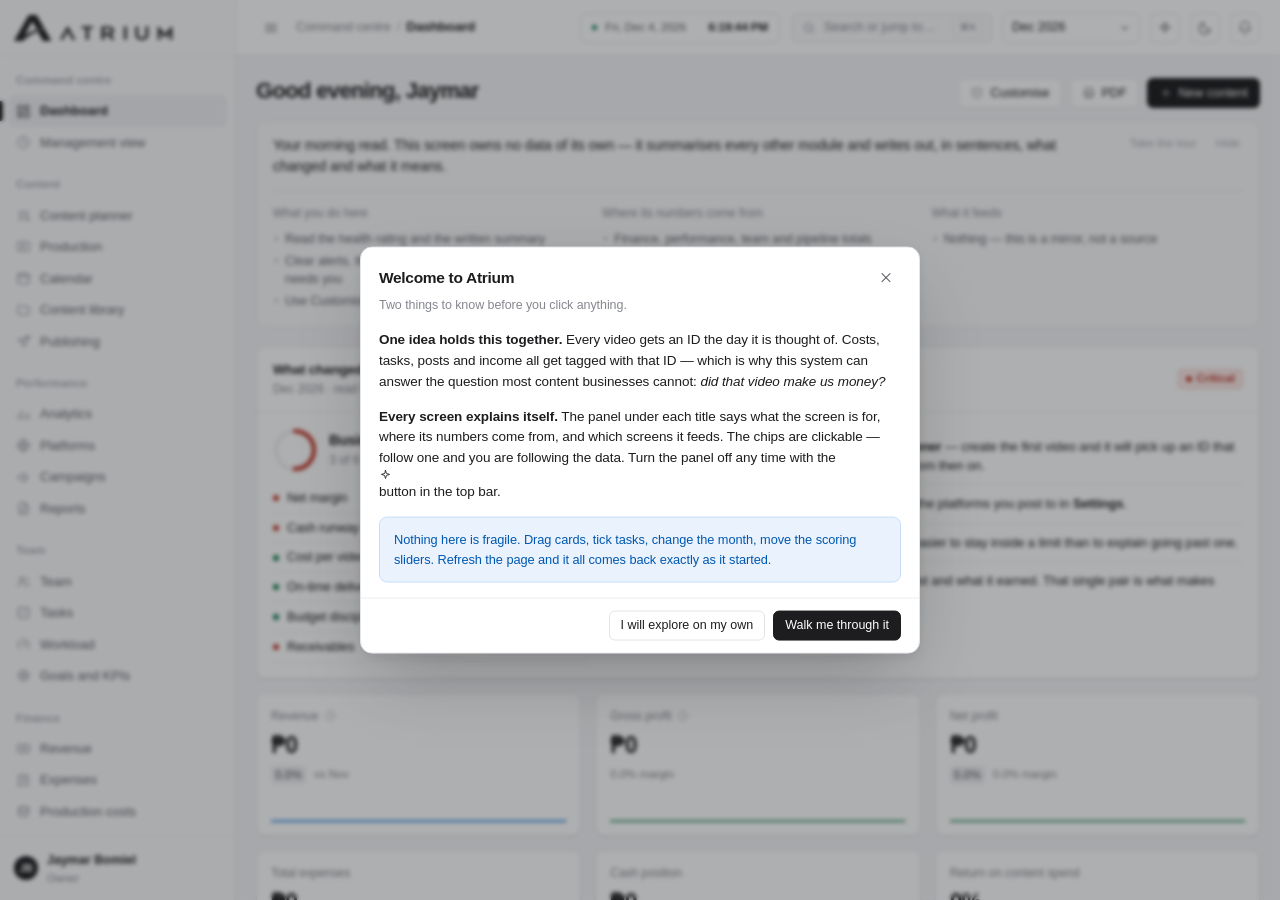
<file: content-ops-platform.html>
<!DOCTYPE html>
<html lang="en" data-theme="light">
<head>
<meta charset="utf-8">
<meta name="viewport" content="width=device-width, initial-scale=1, viewport-fit=cover">
<title>Atrium — Content Operations Platform</title>
<style>
/* ============================================================
   ATRIUM — Content Operations, Performance & Finance Platform
   Design system
   ============================================================ */

:root{
  --font: -apple-system, BlinkMacSystemFont, "SF Pro Text", "SF Pro Display", "Inter", "Segoe UI", Roboto, Helvetica, Arial, sans-serif;
  --mono: ui-monospace, SFMono-Regular, "SF Mono", Menlo, Consolas, monospace;

  --r-xs: 4px;  --r-sm: 6px;  --r-md: 8px;  --r-lg: 12px;
  --sidebar-w: 236px;
  --sidebar-w-min: 64px;
  --topbar-h: 56px;

  --ease: cubic-bezier(.22,.61,.36,1);
  --dur: 160ms;
}

html[data-theme="light"]{
  --canvas:#F5F5F7;
  --surface:#FFFFFF;
  --surface-2:#FAFAFB;
  --surface-3:#F0F0F3;
  --surface-inset:#F7F7F9;
  --rail:#FBFBFC;

  --line:#E4E4E8;
  --line-2:#EDEDF1;
  --line-strong:#D3D4D9;

  --ink:#1D1D1F;
  --ink-2:#5E6066;
  --ink-3:#86888F;
  --ink-4:#A9ABB2;

  --accent:#0071E3;
  --accent-ink:#0058B0;
  --accent-soft:#EAF2FE;
  --accent-line:#C6DDFB;

  --pos:#0E7C4F;  --pos-soft:#E6F3EC;  --pos-line:#BCDFCC;
  --neg:#C0392B;  --neg-soft:#FBEBE9;  --neg-line:#F0C9C4;
  --warn:#9A6700; --warn-soft:#FCF3E2; --warn-line:#EEDBAE;
  --info:#0071E3; --info-soft:#EAF2FE;
  --violet:#6A4BC4; --violet-soft:#F0EBFB;

  --shadow-1:0 1px 1px rgba(17,18,22,.03), 0 1px 3px rgba(17,18,22,.04);
  --shadow-2:0 2px 4px rgba(17,18,22,.04), 0 10px 26px -8px rgba(17,18,22,.12);
  --shadow-3:0 30px 70px -18px rgba(17,18,22,.28), 0 4px 12px rgba(17,18,22,.08);
  --grid-line:#ECECF0;
  --chart-fill:rgba(0,113,227,.10);
}

html[data-theme="dark"]{
  --canvas:#0C0D10;
  --surface:#141619;
  --surface-2:#181A1E;
  --surface-3:#1F2227;
  --surface-inset:#101215;
  --rail:#0F1114;

  --line:#25282E;
  --line-2:#1E2126;
  --line-strong:#333740;

  --ink:#F2F3F5;
  --ink-2:#A7ABB4;
  --ink-3:#7C818B;
  --ink-4:#5C616B;

  --accent:#3B93FF;
  --accent-ink:#6FB0FF;
  --accent-soft:#12233A;
  --accent-line:#1D3A5C;

  --pos:#31B37D;  --pos-soft:#10241B;  --pos-line:#1D3E2E;
  --neg:#F0705F;  --neg-soft:#2A1614;  --neg-line:#4A2622;
  --warn:#E0A83C; --warn-soft:#271E0D; --warn-line:#453619;
  --info:#3B93FF; --info-soft:#12233A;
  --violet:#9A82E8; --violet-soft:#1C1730;

  --shadow-1:0 1px 2px rgba(0,0,0,.4);
  --shadow-2:0 2px 6px rgba(0,0,0,.4), 0 12px 28px -10px rgba(0,0,0,.6);
  --shadow-3:0 30px 70px -18px rgba(0,0,0,.8);
  --grid-line:#22252B;
  --chart-fill:rgba(59,147,255,.14);
}

*,*::before,*::after{box-sizing:border-box}
html,body{height:100%}
body{
  margin:0; background:var(--canvas); color:var(--ink);
  font-family:var(--font); font-size:13.5px; line-height:1.5;
  -webkit-font-smoothing:antialiased; text-rendering:optimizeLegibility;
  letter-spacing:-.005em;
}
button,input,select,textarea{font:inherit;color:inherit}
button{background:none;border:0;cursor:pointer;padding:0}
a{color:inherit;text-decoration:none}
h1,h2,h3,h4,p,figure{margin:0}
ul{margin:0;padding:0;list-style:none}
svg{display:block}
::selection{background:var(--accent-soft);color:var(--accent-ink)}

:focus-visible{outline:2px solid var(--accent);outline-offset:2px;border-radius:var(--r-xs)}

/* scrollbars */
*::-webkit-scrollbar{width:10px;height:10px}
*::-webkit-scrollbar-track{background:transparent}
*::-webkit-scrollbar-thumb{background:var(--line-strong);border-radius:99px;border:3px solid transparent;background-clip:content-box}
*::-webkit-scrollbar-thumb:hover{background:var(--ink-4);background-clip:content-box;border:3px solid transparent}

/* ---------- numerals & type utilities ---------- */
.num{font-variant-numeric:tabular-nums;letter-spacing:-.012em}
.t-xs{font-size:11.5px}
.t-sm{font-size:12.5px}
.t-md{font-size:13.5px}
.t-lg{font-size:15px}
.muted{color:var(--ink-2)}
.dim{color:var(--ink-3)}
.faint{color:var(--ink-4)}
.w5{font-weight:500}.w6{font-weight:600}.w7{font-weight:680}
.tight{letter-spacing:-.02em}
.nowrap{white-space:nowrap}
.truncate{overflow:hidden;text-overflow:ellipsis;white-space:nowrap;min-width:0}
.label{font-size:12px;color:var(--ink-3);font-weight:500;letter-spacing:0}
.mono{font-family:var(--mono);font-size:12px}

/* ---------- layout ---------- */
.app{display:grid;grid-template-columns:var(--sidebar-w) 1fr;height:100vh;height:100dvh;overflow:hidden}
.app.collapsed{grid-template-columns:var(--sidebar-w-min) 1fr}
.nav-scrim{display:none}

/* ---------- sidebar ---------- */
.rail{
  background:var(--rail);border-right:1px solid var(--line);
  display:flex;flex-direction:column;min-height:0;position:relative;z-index:40;
}
.rail-top{height:var(--topbar-h);display:flex;align-items:center;gap:9px;padding:0 14px;border-bottom:1px solid var(--line-2);flex:0 0 auto}
.brand-mark{height:26px;display:flex;align-items:center;flex:0 0 auto}
.brand-mark svg{height:26px;width:auto;display:block}
.brand-word{display:flex;align-items:center;min-width:0;
  transform:translateY(5px)}   /* drops the wordmark onto the mark's baseline */
.brand-word svg{height:14px;width:auto;display:block}
.brand-name{font-weight:640;font-size:13.5px;letter-spacing:-.015em;line-height:1.15;margin-bottom:3px}
.rail-scroll{flex:1 1 auto;overflow-y:auto;padding:10px 8px 18px}
.nav-group{margin-top:14px}
.nav-group:first-child{margin-top:2px}
.nav-head{font-size:11.5px;color:var(--ink-4);font-weight:560;padding:4px 8px 6px;letter-spacing:.01em}
.nav-item{
  display:flex;align-items:center;gap:9px;padding:6px 8px;border-radius:var(--r-sm);
  color:var(--ink-2);font-size:13px;font-weight:500;cursor:pointer;
  transition:background var(--dur) var(--ease),color var(--dur) var(--ease);
  position:relative;width:100%;text-align:left;
}
.nav-item:hover{background:var(--surface-3);color:var(--ink)}
.nav-item.active{background:var(--surface-3);color:var(--ink);font-weight:580}
.nav-item.active::before{content:"";position:absolute;left:-8px;top:6px;bottom:6px;width:2.5px;border-radius:0 2px 2px 0;background:var(--ink)}
.nav-item .ic{flex:0 0 auto;color:var(--ink-3)}
.nav-item.active .ic{color:var(--ink)}
.nav-count{margin-left:auto;font-size:11px;color:var(--ink-3);font-variant-numeric:tabular-nums;background:var(--surface-3);padding:0 5px;border-radius:99px;min-width:18px;text-align:center}
.nav-item.active .nav-count,.nav-item:hover .nav-count{background:var(--surface)}
.nav-count.alert{background:var(--neg-soft);color:var(--neg)}
.rail-bottom{flex:0 0 auto;border-top:1px solid var(--line-2);padding:8px}
.user-chip{display:flex;align-items:center;gap:9px;width:100%;padding:6px;border-radius:var(--r-sm);transition:background var(--dur)}
.user-chip:hover{background:var(--surface-3)}

.app.collapsed .brand-word,.app.collapsed .nav-head,
.app.collapsed .nav-item span,.app.collapsed .nav-count,.app.collapsed .user-meta{display:none}
.app.collapsed .nav-item{justify-content:center;padding:8px}
.app.collapsed .user-chip{justify-content:center}

/* ---------- topbar ---------- */
.main{display:flex;flex-direction:column;min-width:0;min-height:0;background:var(--canvas)}
.topbar{
  height:var(--topbar-h);flex:0 0 auto;display:flex;align-items:center;gap:10px;
  padding:0 20px;border-bottom:1px solid var(--line);background:var(--surface);
  position:sticky;top:0;z-index:30;
}
.crumbs{display:flex;align-items:center;gap:6px;min-width:0}
.crumbs .sep{color:var(--ink-4)}
.crumb-now{font-weight:600;font-size:13.5px;letter-spacing:-.015em}
.topbar-spacer{flex:1 1 auto}
.searchbtn{
  display:flex;align-items:center;gap:8px;height:30px;padding:0 9px;border:1px solid var(--line);
  border-radius:var(--r-sm);background:var(--surface-2);color:var(--ink-3);font-size:12.5px;min-width:200px;
  transition:border-color var(--dur),background var(--dur);
}
.searchbtn:hover{border-color:var(--line-strong);background:var(--surface)}
.kbd{font-family:var(--font);font-size:10.5px;color:var(--ink-3);border:1px solid var(--line);border-radius:var(--r-xs);padding:1px 4px;background:var(--surface);line-height:1.35}
.icon-btn{
  width:30px;height:30px;border-radius:var(--r-sm);display:grid;place-items:center;color:var(--ink-2);
  border:1px solid transparent;transition:background var(--dur),color var(--dur),border-color var(--dur);position:relative;
}
.icon-btn:hover{background:var(--surface-3);color:var(--ink)}
.icon-btn.bordered{border-color:var(--line);background:var(--surface)}
.dot-badge{position:absolute;top:4px;right:4px;width:6px;height:6px;border-radius:99px;background:var(--neg);box-shadow:0 0 0 2px var(--surface)}

/* ---------- view container ---------- */
.view{flex:1 1 auto;overflow-y:auto;overflow-x:hidden;scroll-behavior:smooth}
.view-inner{padding:22px 20px 64px;max-width:1560px;margin:0 auto;animation:viewIn 220ms var(--ease)}
@keyframes viewIn{from{opacity:0;transform:translateY(4px)}to{opacity:1;transform:none}}
@media (prefers-reduced-motion:reduce){
  *{animation-duration:.001ms !important;transition-duration:.001ms !important}
  .view{scroll-behavior:auto}
}

.page-head{display:flex;align-items:flex-start;gap:16px;margin-bottom:18px;flex-wrap:wrap}
.page-title{font-size:22px;font-weight:660;letter-spacing:-.03em;line-height:1.2}
.page-sub{color:var(--ink-2);font-size:13px;margin-top:3px;max-width:74ch}
.page-actions{margin-left:auto;display:flex;align-items:center;gap:8px;flex-wrap:wrap}

/* ---------- buttons ---------- */
.btn{
  display:inline-flex;align-items:center;justify-content:center;gap:6px;height:30px;padding:0 11px;
  border-radius:var(--r-sm);border:1px solid var(--line);background:var(--surface);color:var(--ink);
  font-size:12.5px;font-weight:540;white-space:nowrap;
  transition:background var(--dur) var(--ease),border-color var(--dur),color var(--dur),transform var(--dur);
}
.btn:hover{background:var(--surface-3);border-color:var(--line-strong)}
.btn:active{transform:translateY(.5px)}
.btn .ic{color:var(--ink-3)}
.btn:hover .ic{color:var(--ink-2)}
.btn-primary{background:var(--ink);border-color:var(--ink);color:var(--surface)}
.btn-primary:hover{background:#000;border-color:#000}
html[data-theme="dark"] .btn-primary{background:var(--ink);color:#0C0D10}
html[data-theme="dark"] .btn-primary:hover{background:#fff}
.btn-primary .ic,.btn-primary:hover .ic{color:inherit;opacity:.75}
.btn-ghost{border-color:transparent;background:transparent;color:var(--ink-2)}
.btn-ghost:hover{background:var(--surface-3);color:var(--ink);border-color:transparent}
.btn-sm{height:26px;padding:0 8px;font-size:12px}
.btn-danger{color:var(--neg);border-color:var(--neg-line);background:var(--neg-soft)}
.btn:disabled{opacity:.45;pointer-events:none}

/* ---------- form controls ---------- */
.field{display:flex;flex-direction:column;gap:5px}
.input,.select,.textarea{
  height:30px;border:1px solid var(--line);background:var(--surface);border-radius:var(--r-sm);
  padding:0 9px;font-size:12.5px;color:var(--ink);transition:border-color var(--dur),box-shadow var(--dur);width:100%;
}
.textarea{height:auto;padding:8px 9px;line-height:1.55;resize:vertical}
.input:focus,.select:focus,.textarea:focus{outline:none;border-color:var(--accent);box-shadow:0 0 0 3px var(--accent-soft)}
.select{
  appearance:none;padding-right:26px;cursor:pointer;
  background-image:url("data:image/svg+xml;utf8,<svg xmlns='http://www.w3.org/2000/svg' width='12' height='12' viewBox='0 0 24 24' fill='none' stroke='%2386888F' stroke-width='2.4' stroke-linecap='round' stroke-linejoin='round'><polyline points='6 9 12 15 18 9'/></svg>");
  background-repeat:no-repeat;background-position:right 8px center;
}
.switch{width:34px;height:20px;border-radius:99px;background:var(--line-strong);position:relative;transition:background var(--dur);flex:0 0 auto}
.switch::after{content:"";position:absolute;top:2px;left:2px;width:16px;height:16px;border-radius:99px;background:#fff;box-shadow:var(--shadow-1);transition:transform var(--dur) var(--ease)}
.switch.on{background:var(--accent)}
.switch.on::after{transform:translateX(14px)}
.checkbox{width:16px;height:16px;border-radius:var(--r-xs);border:1.5px solid var(--line-strong);display:grid;place-items:center;flex:0 0 auto;background:var(--surface);transition:background var(--dur),border-color var(--dur)}
.checkbox.on{background:var(--accent);border-color:var(--accent);color:#fff}

/* ---------- segmented control / tabs ---------- */
.seg{display:inline-flex;background:var(--surface-3);border-radius:var(--r-sm);padding:2px;gap:2px}
.seg button{padding:0 10px;height:26px;border-radius:5px;font-size:12.5px;font-weight:520;color:var(--ink-2);transition:background var(--dur),color var(--dur)}
.seg button:hover{color:var(--ink)}
.seg button.on{background:var(--surface);color:var(--ink);box-shadow:var(--shadow-1);font-weight:580}

.tabs{display:flex;gap:2px;border-bottom:1px solid var(--line);margin-bottom:18px;overflow-x:auto;scrollbar-width:none}
.tabs::-webkit-scrollbar{display:none}
.tabs button{
  padding:0 10px;height:34px;font-size:13px;font-weight:520;color:var(--ink-3);position:relative;white-space:nowrap;
  transition:color var(--dur);
}
.tabs button:hover{color:var(--ink)}
.tabs button.on{color:var(--ink);font-weight:580}
.tabs button.on::after{content:"";position:absolute;left:8px;right:8px;bottom:-1px;height:2px;background:var(--ink);border-radius:2px 2px 0 0}

/* ---------- cards ---------- */
.card{background:var(--surface);border:1px solid var(--line);border-radius:var(--r-md);box-shadow:var(--shadow-1);position:relative}
.card-head{display:flex;align-items:center;gap:10px;padding:13px 16px;border-bottom:1px solid var(--line-2);min-height:46px}
.card-title{font-size:13.5px;font-weight:600;letter-spacing:-.015em}
.card-note{font-size:12px;color:var(--ink-3)}
.card-actions{margin-left:auto;display:flex;align-items:center;gap:6px}
.card-body{padding:16px}
.card-body.flush{padding:0}
.card-foot{padding:10px 16px;border-top:1px solid var(--line-2);display:flex;align-items:center;gap:10px;font-size:12px;color:var(--ink-2)}

/* ---------- grids ---------- */
.grid{display:grid;gap:14px}
.g-2{grid-template-columns:repeat(2,minmax(0,1fr))}
.g-3{grid-template-columns:repeat(3,minmax(0,1fr))}
.g-4{grid-template-columns:repeat(4,minmax(0,1fr))}
.g-5{grid-template-columns:repeat(5,minmax(0,1fr))}
.g-6{grid-template-columns:repeat(6,minmax(0,1fr))}
.g-2-1{grid-template-columns:minmax(0,2fr) minmax(0,1fr)}
.g-1-2{grid-template-columns:minmax(0,1fr) minmax(0,2fr)}
.g-3-2{grid-template-columns:minmax(0,3fr) minmax(0,2fr)}
.stack{display:flex;flex-direction:column;gap:14px}
.row{display:flex;align-items:center;gap:8px}
.row-t{display:flex;align-items:flex-start;gap:10px}
.wrap{flex-wrap:wrap}
.mt-l{margin-top:14px}
.mt-xl{margin-top:22px}
.sec-title{font-size:15px;font-weight:620;letter-spacing:-.02em;margin-bottom:10px;display:flex;align-items:center;gap:8px}

/* ---------- KPI ---------- */
.kpi{background:var(--surface);border:1px solid var(--line);border-radius:var(--r-md);padding:13px 14px 12px;box-shadow:var(--shadow-1);cursor:default;transition:border-color var(--dur),box-shadow var(--dur);min-width:0}
.kpi.clickable{cursor:pointer}
.kpi.clickable:hover{border-color:var(--line-strong);box-shadow:var(--shadow-2)}
.kpi-label{font-size:12px;color:var(--ink-3);font-weight:500;display:flex;align-items:center;gap:5px}
.kpi-val{font-size:23px;font-weight:640;letter-spacing:-.03em;margin-top:7px;line-height:1.15;font-variant-numeric:tabular-nums}
.kpi-val.sm{font-size:19px}
.kpi-foot{display:flex;align-items:center;gap:8px;margin-top:7px;min-height:18px}
.kpi-spark{margin-top:9px;height:30px}

.delta{display:inline-flex;align-items:center;gap:3px;font-size:12px;font-weight:560;font-variant-numeric:tabular-nums;border-radius:var(--r-xs);padding:0 4px;height:18px}
.delta.up{color:var(--pos);background:var(--pos-soft)}
.delta.down{color:var(--neg);background:var(--neg-soft)}
.delta.flat{color:var(--ink-3);background:var(--surface-3)}
.delta.plain{background:transparent;padding:0}

/* ---------- badges / pills / status ---------- */
.badge{display:inline-flex;align-items:center;gap:5px;height:20px;padding:0 7px;border-radius:var(--r-xs);font-size:11.5px;font-weight:550;background:var(--surface-3);color:var(--ink-2);border:1px solid transparent;white-space:nowrap}
.badge.neutral{background:var(--surface-3);color:var(--ink-2)}
.badge.pos{background:var(--pos-soft);color:var(--pos);border-color:var(--pos-line)}
.badge.neg{background:var(--neg-soft);color:var(--neg);border-color:var(--neg-line)}
.badge.warn{background:var(--warn-soft);color:var(--warn);border-color:var(--warn-line)}
.badge.info{background:var(--accent-soft);color:var(--accent-ink);border-color:var(--accent-line)}
.badge.violet{background:var(--violet-soft);color:var(--violet)}
.badge.ghost{background:transparent;border-color:var(--line);color:var(--ink-2)}
.dot{width:6px;height:6px;border-radius:99px;flex:0 0 auto;background:var(--ink-4)}
.dot.pos{background:var(--pos)}.dot.neg{background:var(--neg)}.dot.warn{background:var(--warn)}.dot.info{background:var(--accent)}.dot.violet{background:var(--violet)}
.chip{display:inline-flex;align-items:center;gap:6px;height:26px;padding:0 9px;border:1px solid var(--line);border-radius:var(--r-sm);background:var(--surface);font-size:12px;color:var(--ink-2);transition:border-color var(--dur),color var(--dur)}
.chip:hover{border-color:var(--line-strong);color:var(--ink)}
.chip.on{background:var(--ink);color:var(--surface);border-color:var(--ink)}
html[data-theme="dark"] .chip.on{color:#0C0D10}

/* ---------- avatars ---------- */
.av{width:24px;height:24px;border-radius:99px;display:grid;place-items:center;font-size:10.5px;font-weight:620;color:#fff;flex:0 0 auto;letter-spacing:-.01em;box-shadow:inset 0 0 0 1px rgba(0,0,0,.06)}
.av.sm{width:20px;height:20px;font-size:9.5px}
.av.lg{width:36px;height:36px;font-size:13px}
.av.xl{width:52px;height:52px;font-size:17px}
.av-stack{display:flex}
.av-stack .av{margin-left:-6px;box-shadow:0 0 0 2px var(--surface)}
.av-stack .av:first-child{margin-left:0}

/* ---------- tables ---------- */
.tbl-wrap{overflow-x:auto;overflow-y:visible}
table.tbl{width:100%;border-collapse:separate;border-spacing:0;font-size:12.8px}
.tbl th{
  text-align:left;font-weight:540;color:var(--ink-3);font-size:12px;padding:8px 12px;
  border-bottom:1px solid var(--line);white-space:nowrap;background:var(--surface);position:sticky;top:0;z-index:2;
}
.tbl th.sortable{cursor:pointer;user-select:none}
.tbl th.sortable:hover{color:var(--ink)}
.tbl th .sort-ind{opacity:0;margin-left:3px;display:inline-block;transform:translateY(1px)}
.tbl th.sorted .sort-ind{opacity:1}
.tbl td{padding:9px 12px;border-bottom:1px solid var(--line-2);vertical-align:middle;color:var(--ink)}
.tbl tbody tr{transition:background 120ms var(--ease)}
.tbl tbody tr.clickable{cursor:pointer}
.tbl tbody tr.clickable:hover{background:var(--surface-2)}
.tbl tbody tr:last-child td{border-bottom:0}
.tbl .r{text-align:right}
.tbl .c{text-align:center}
.tbl td.r,.tbl th.r{font-variant-numeric:tabular-nums}
.tbl-foot-row td{border-top:1px solid var(--line);background:var(--surface-2);font-weight:600}
.cell-main{font-weight:540;letter-spacing:-.01em}
.cell-sub{font-size:11.5px;color:var(--ink-3);margin-top:1px}
.rank{width:20px;height:20px;border-radius:var(--r-xs);background:var(--surface-3);color:var(--ink-2);display:grid;place-items:center;font-size:11px;font-weight:620;font-variant-numeric:tabular-nums}
.rank.top{background:var(--ink);color:var(--surface)}
html[data-theme="dark"] .rank.top{color:#0C0D10}

/* ---------- bars / meters ---------- */
.meter{height:6px;border-radius:99px;background:var(--surface-3);overflow:hidden;position:relative;width:100%}
.meter > i{display:block;height:100%;border-radius:99px;background:var(--ink);transition:width 500ms var(--ease)}
.meter.thin{height:4px}
.meter.tall{height:8px}
.meter > i.pos{background:var(--pos)}
.meter > i.neg{background:var(--neg)}
.meter > i.warn{background:var(--warn)}
.meter > i.accent{background:var(--accent)}
.meter-mark{position:absolute;top:-2px;bottom:-2px;width:1.5px;background:var(--ink-3);opacity:.65}

.bar-row{display:grid;grid-template-columns:minmax(86px,132px) 1fr auto;gap:11px;align-items:center;padding:6px 0}
.bar-track{height:20px;background:var(--surface-3);border-radius:var(--r-xs);overflow:hidden;position:relative}
.bar-fill{height:100%;border-radius:var(--r-xs);transition:width 500ms var(--ease)}

/* ---------- charts ---------- */
.chart{position:relative;width:100%}
.chart svg{width:100%;height:auto;overflow:visible}
.chart .grid-line{stroke:var(--grid-line);stroke-width:1}
.chart .axis-lbl{fill:var(--ink-4);font-size:10.5px;font-family:var(--font);font-variant-numeric:tabular-nums}
.chart .hover-band{fill:transparent;cursor:crosshair}
.chart .hover-band:hover{fill:var(--surface-3);opacity:.55}
.legend{display:flex;gap:14px;flex-wrap:wrap;align-items:center}
.legend-item{display:flex;align-items:center;gap:6px;font-size:12px;color:var(--ink-2)}
.legend-swatch{width:9px;height:9px;border-radius:2px;flex:0 0 auto}

/* ---------- kanban ---------- */
.board{display:flex;gap:12px;overflow-x:auto;padding-bottom:14px;align-items:flex-start}
.col{flex:0 0 268px;background:var(--surface-2);border:1px solid var(--line);border-radius:var(--r-md);display:flex;flex-direction:column;max-height:calc(100vh - 250px)}
.col.drag-over{border-color:var(--accent);background:var(--accent-soft)}
.col-head{display:flex;align-items:center;gap:7px;padding:9px 11px;border-bottom:1px solid var(--line-2);position:sticky;top:0;background:var(--surface-2);border-radius:var(--r-md) var(--r-md) 0 0;z-index:1}
.col-name{font-size:12.5px;font-weight:600;letter-spacing:-.01em}
.col-count{font-size:11px;color:var(--ink-3);background:var(--surface-3);border-radius:99px;padding:0 6px;font-variant-numeric:tabular-nums}
.col-body{padding:8px;display:flex;flex-direction:column;gap:8px;overflow-y:auto;min-height:70px}
.kcard{background:var(--surface);border:1px solid var(--line);border-radius:var(--r-sm);padding:10px;cursor:grab;box-shadow:var(--shadow-1);transition:box-shadow var(--dur),border-color var(--dur),transform var(--dur)}
.kcard:hover{box-shadow:var(--shadow-2);border-color:var(--line-strong)}
.kcard:active{cursor:grabbing}
.kcard.dragging{opacity:.4;transform:rotate(1deg) scale(.99)}
.kcard-title{font-size:12.8px;font-weight:560;letter-spacing:-.012em;line-height:1.35}
.kcard-meta{display:flex;align-items:center;gap:6px;margin-top:9px}

/* ---------- calendar ---------- */
.cal{display:grid;grid-template-columns:repeat(7,minmax(0,1fr));border-left:1px solid var(--line-2);border-top:1px solid var(--line-2)}
.cal-dow{padding:7px 9px;font-size:11.5px;color:var(--ink-3);font-weight:540;border-right:1px solid var(--line-2);border-bottom:1px solid var(--line-2);background:var(--surface-2)}
.cal-cell{min-height:104px;border-right:1px solid var(--line-2);border-bottom:1px solid var(--line-2);padding:6px;display:flex;flex-direction:column;gap:4px;transition:background var(--dur)}
.cal-cell:hover{background:var(--surface-2)}
.cal-cell.out{background:var(--surface-inset)}
.cal-date{font-size:11.5px;color:var(--ink-3);font-variant-numeric:tabular-nums;font-weight:520}
.cal-cell.today .cal-date{background:var(--ink);color:var(--surface);border-radius:99px;width:19px;height:19px;display:grid;place-items:center}
.cal-ev{font-size:11px;padding:3px 5px;border-radius:var(--r-xs);background:var(--surface-3);color:var(--ink-2);cursor:pointer;display:flex;align-items:center;gap:4px;border-left:2px solid var(--ink-4);transition:background var(--dur)}
.cal-ev:hover{background:var(--line-2)}
.cal-more{font-size:10.5px;color:var(--ink-3);padding-left:2px}

/* ---------- timeline / gantt ---------- */
.gantt-row{display:grid;grid-template-columns:minmax(150px,230px) 1fr;gap:12px;align-items:center;padding:5px 0;border-bottom:1px solid var(--line-2)}
.gantt-track{position:relative;height:22px;background:var(--surface-inset);border-radius:var(--r-xs)}
.gantt-bar{position:absolute;top:3px;height:16px;border-radius:3px;display:flex;align-items:center;padding:0 6px;font-size:10.5px;color:#fff;font-weight:540;overflow:hidden;white-space:nowrap;cursor:pointer}

/* ---------- activity feed ---------- */
.feed{display:flex;flex-direction:column}
.feed-item{display:grid;grid-template-columns:56px 22px 1fr;gap:10px;padding:9px 0;border-bottom:1px solid var(--line-2);align-items:start}
.feed-item:last-child{border-bottom:0}
.feed-time{font-size:11.5px;color:var(--ink-4);font-variant-numeric:tabular-nums;padding-top:2px}
.feed-line{font-size:12.8px;line-height:1.45}

/* ---------- stepper (production pipeline) ---------- */
.pipe{display:flex;align-items:stretch;gap:0;overflow-x:auto}
.pipe-step{flex:1 1 0;min-width:104px;padding:11px 12px;border:1px solid var(--line);border-right:0;background:var(--surface);position:relative;transition:background var(--dur)}
.pipe-step:first-child{border-radius:var(--r-md) 0 0 var(--r-md)}
.pipe-step:last-child{border-right:1px solid var(--line);border-radius:0 var(--r-md) var(--r-md) 0}
.pipe-step:hover{background:var(--surface-2);cursor:pointer}
.pipe-step.hot{background:var(--warn-soft)}
.pipe-n{font-size:20px;font-weight:640;letter-spacing:-.03em;font-variant-numeric:tabular-nums}
.pipe-l{font-size:11.5px;color:var(--ink-3);margin-top:1px}

/* ---------- drawer & modal ---------- */
.overlay{position:fixed;inset:0;background:rgba(20,22,26,.34);backdrop-filter:blur(2px);z-index:90;opacity:0;animation:fade 180ms var(--ease) forwards}
html[data-theme="dark"] .overlay{background:rgba(0,0,0,.6)}
@keyframes fade{to{opacity:1}}
.drawer{
  position:fixed;top:0;right:0;bottom:0;width:min(720px,94vw);background:var(--surface);z-index:95;
  box-shadow:var(--shadow-3);display:flex;flex-direction:column;border-left:1px solid var(--line);
  transform:translateX(100%);animation:slideIn 260ms var(--ease) forwards;
}
@keyframes slideIn{to{transform:none}}
.drawer-head{padding:15px 18px;border-bottom:1px solid var(--line);flex:0 0 auto}
.drawer-body{flex:1 1 auto;overflow-y:auto;padding:18px}
.drawer-foot{flex:0 0 auto;padding:11px 18px;border-top:1px solid var(--line);display:flex;gap:8px;align-items:center;background:var(--surface-2)}
.modal{
  position:fixed;top:50%;left:50%;transform:translate(-50%,-48%);width:min(560px,94vw);max-height:86vh;
  background:var(--surface);border:1px solid var(--line);border-radius:var(--r-lg);box-shadow:var(--shadow-3);z-index:95;
  display:flex;flex-direction:column;opacity:0;animation:modalIn 200ms var(--ease) forwards;
}
@keyframes modalIn{to{opacity:1;transform:translate(-50%,-50%)}}
.modal-head{padding:15px 18px 0}
.modal-body{padding:15px 18px;overflow-y:auto}
.modal-foot{padding:12px 18px;border-top:1px solid var(--line-2);display:flex;justify-content:flex-end;gap:8px}

.dl{display:grid;grid-template-columns:132px 1fr;gap:1px 14px}
.dl dt{font-size:12.3px;color:var(--ink-3);padding:6px 0}
.dl dd{font-size:12.8px;margin:0;padding:6px 0;min-width:0}

/* ---------- command palette ---------- */
.palette{
  position:fixed;top:14vh;left:50%;transform:translateX(-50%);width:min(620px,94vw);
  background:var(--surface);border:1px solid var(--line);border-radius:var(--r-lg);box-shadow:var(--shadow-3);
  z-index:95;overflow:hidden;display:flex;flex-direction:column;max-height:66vh;
  opacity:0;animation:palIn 180ms var(--ease) forwards;
}
@keyframes palIn{to{opacity:1;transform:translateX(-50%) translateY(0)}}
.palette-input{height:48px;border:0;border-bottom:1px solid var(--line-2);padding:0 16px;font-size:15px;background:transparent;width:100%}
.palette-input:focus{outline:none}
.palette-list{overflow-y:auto;padding:6px}
.palette-group{font-size:11px;color:var(--ink-4);padding:8px 10px 4px;font-weight:560}
.palette-item{display:flex;align-items:center;gap:10px;padding:7px 10px;border-radius:var(--r-sm);cursor:pointer;font-size:13px}
.palette-item[aria-selected="true"]{background:var(--surface-3)}
.palette-item .ic{color:var(--ink-3)}
.palette-foot{border-top:1px solid var(--line-2);padding:7px 12px;display:flex;gap:12px;font-size:11px;color:var(--ink-4)}

/* ---------- toast ---------- */
.toasts{position:fixed;bottom:18px;left:50%;transform:translateX(-50%);z-index:120;display:flex;flex-direction:column;gap:8px;align-items:center;pointer-events:none}
.toast{
  background:var(--ink);color:var(--canvas);border-radius:var(--r-md);padding:9px 14px;font-size:12.8px;font-weight:500;
  box-shadow:var(--shadow-3);display:flex;align-items:center;gap:9px;animation:toastIn 240ms var(--ease);max-width:min(520px,92vw);
}
html[data-theme="dark"] .toast{background:var(--surface-3);color:var(--ink);border:1px solid var(--line)}
@keyframes toastIn{from{opacity:0;transform:translateY(10px) scale(.97)}to{opacity:1;transform:none}}
.toast.out{animation:toastOut 200ms var(--ease) forwards}
@keyframes toastOut{to{opacity:0;transform:translateY(6px)}}

/* ---------- tooltip ---------- */
#tip{
  position:fixed;z-index:200;background:var(--ink);color:var(--canvas);font-size:11.5px;padding:5px 8px;border-radius:var(--r-sm);
  pointer-events:none;opacity:0;transition:opacity 120ms var(--ease);box-shadow:var(--shadow-2);max-width:260px;line-height:1.45;
}
html[data-theme="dark"] #tip{background:var(--surface-3);color:var(--ink);border:1px solid var(--line)}
#tip.show{opacity:1}
#tip b{font-weight:640}

/* ---------- misc blocks ---------- */
.note{border:1px solid var(--line);border-radius:var(--r-md);padding:12px 14px;background:var(--surface-2);font-size:12.8px;color:var(--ink-2);line-height:1.55}
.note.pos{background:var(--pos-soft);border-color:var(--pos-line);color:var(--pos)}
.note.warn{background:var(--warn-soft);border-color:var(--warn-line);color:var(--warn)}
.note.neg{background:var(--neg-soft);border-color:var(--neg-line);color:var(--neg)}
.note.info{background:var(--accent-soft);border-color:var(--accent-line);color:var(--accent-ink)}

.empty{padding:44px 20px;text-align:center;color:var(--ink-3)}
.empty-icon{width:38px;height:38px;border-radius:var(--r-md);background:var(--surface-3);display:grid;place-items:center;margin:0 auto 11px;color:var(--ink-4)}
.empty-title{font-size:13.5px;font-weight:580;color:var(--ink);margin-bottom:3px}
.empty-text{font-size:12.5px;max-width:38ch;margin:0 auto 13px}

.sk{background:linear-gradient(90deg,var(--surface-3) 25%,var(--surface-2) 50%,var(--surface-3) 75%);background-size:200% 100%;animation:sh 1.3s infinite;border-radius:var(--r-xs)}
@keyframes sh{0%{background-position:200% 0}100%{background-position:-200% 0}}

.split{display:grid;gap:0;grid-template-columns:repeat(auto-fit,minmax(150px,1fr))}
.split > div{padding:13px 16px;border-right:1px solid var(--line-2)}
.split > div:last-child{border-right:0}

.health{display:flex;align-items:center;gap:10px;padding:11px 14px;border-radius:var(--r-md);border:1px solid var(--line);background:var(--surface)}
.health-ring{width:36px;height:36px;flex:0 0 auto}

.insight{display:grid;grid-template-columns:16px 1fr;gap:10px;padding:9px 0;border-bottom:1px solid var(--line-2);align-items:start}
.insight:last-child{border-bottom:0}
.insight-i{width:16px;height:16px;border-radius:var(--r-xs);display:grid;place-items:center;margin-top:1px;flex:0 0 auto}
.insight-t{font-size:12.9px;line-height:1.5}

.cost-row{display:flex;align-items:center;gap:10px;padding:7px 0;border-bottom:1px solid var(--line-2);font-size:12.8px}
.cost-row:last-child{border-bottom:0}
.cost-row .amt{margin-left:auto;font-variant-numeric:tabular-nums;font-weight:540}

.pl-row{display:flex;align-items:baseline;gap:12px;padding:9px 0;border-bottom:1px solid var(--line-2)}
.pl-row.total{border-top:1px solid var(--line-strong);border-bottom:0;margin-top:3px;padding-top:11px}
.pl-row .pl-l{font-size:13px;color:var(--ink-2)}
.pl-row.total .pl-l{color:var(--ink);font-weight:620}
.pl-row .pl-v{margin-left:auto;font-size:13.5px;font-weight:560;font-variant-numeric:tabular-nums}
.pl-row.total .pl-v{font-size:16px;font-weight:660;letter-spacing:-.02em}
.pl-row.sub .pl-l{padding-left:14px;color:var(--ink-3);font-size:12.5px}

.ver-item{display:flex;align-items:center;gap:10px;padding:8px 0;border-bottom:1px solid var(--line-2);font-size:12.8px}
.ver-item:last-child{border-bottom:0}
.ver-dot{width:8px;height:8px;border-radius:99px;border:2px solid var(--line-strong);background:var(--surface);flex:0 0 auto}
.ver-dot.cur{background:var(--pos);border-color:var(--pos)}

/* ---------- responsive ---------- */
@media (max-width:1380px){
  .g-6{grid-template-columns:repeat(3,minmax(0,1fr))}
  .g-5{grid-template-columns:repeat(3,minmax(0,1fr))}
}
@media (max-width:1180px){
  .g-4{grid-template-columns:repeat(2,minmax(0,1fr))}
  .g-3{grid-template-columns:repeat(2,minmax(0,1fr))}
  .g-2-1,.g-1-2,.g-3-2{grid-template-columns:minmax(0,1fr)}
}
@media (max-width:900px){
  .app{grid-template-columns:1fr}
  .rail{position:fixed;top:0;bottom:0;left:0;width:var(--sidebar-w);transform:translateX(-101%);transition:transform 240ms var(--ease);box-shadow:var(--shadow-3)}
  .app.nav-open .rail{transform:none}
  .nav-scrim{position:fixed;inset:0;background:rgba(20,22,26,.3);z-index:35;display:none}
  .app.nav-open .nav-scrim{display:block}
  .view-inner{padding:16px 14px 60px}
  .g-6,.g-5,.g-4,.g-3,.g-2{grid-template-columns:repeat(2,minmax(0,1fr))}
  .page-title{font-size:19px}
  .searchbtn{min-width:0;width:30px;padding:0;justify-content:center}
  .searchbtn span,.searchbtn .kbd{display:none}
}
@media (max-width:640px){
  .g-6,.g-5,.g-4,.g-3,.g-2{grid-template-columns:minmax(0,1fr)}
  .split > div{border-right:0;border-bottom:1px solid var(--line-2)}
  .dl{grid-template-columns:1fr}
  .dl dt{padding-bottom:0;font-size:11.5px}
  .feed-item{grid-template-columns:1fr;gap:2px}
  .feed-item .feed-time{order:2}
  .feed-item .av{display:none}
  /* stacked tables */
  table.tbl.responsive thead{display:none}
  table.tbl.responsive,table.tbl.responsive tbody,table.tbl.responsive tr,table.tbl.responsive td{display:block;width:100%}
  table.tbl.responsive tr{border-bottom:1px solid var(--line);padding:8px 2px}
  table.tbl.responsive td{border:0;padding:3px 12px;display:flex;align-items:center;gap:12px;text-align:left !important}
  table.tbl.responsive td::before{content:attr(data-label);font-size:11.5px;color:var(--ink-3);flex:0 0 40%}
  table.tbl.responsive td.r{justify-content:space-between}
  .tbl-foot-row td{background:transparent}
}

/* ---------- print ---------- */
@media print{
  .rail,.topbar,.page-actions,.toasts,.no-print{display:none !important}
  .app{display:block;height:auto;overflow:visible}
  .view{overflow:visible}
  .view-inner{padding:0;max-width:none}
  .card{break-inside:avoid;box-shadow:none;border-color:#ddd}
  body{background:#fff}
}

/* ---- built-in guide layer ---- */
.guide{border:1px solid var(--line);border-radius:var(--r-md);background:var(--surface-2);
  padding:14px 16px;margin:-6px 0 18px;position:relative}
.guide-line{font-size:14px;line-height:1.5;color:var(--ink);font-weight:520;padding-right:168px}
.guide-line b{font-weight:640}
.guide-grid{display:grid;grid-template-columns:repeat(3,minmax(0,1fr));gap:18px;margin-top:13px;
  padding-top:13px;border-top:1px solid var(--line-2)}
.guide-col .label{margin-bottom:6px}
.guide-col ul{margin:0;padding:0;list-style:none}
.guide-col li{font-size:12.5px;line-height:1.45;color:var(--ink-2);padding:2px 0 2px 12px;position:relative}
.guide-col li:before{content:"";position:absolute;left:2px;top:9px;width:3px;height:3px;border-radius:50%;
  background:var(--ink-4)}
.guide-chips{display:flex;flex-wrap:wrap;gap:5px}
.guide-chip{display:inline-flex;align-items:center;gap:4px;font-size:11.5px;font-weight:540;
  padding:3px 8px;border-radius:99px;border:1px solid var(--line);background:var(--surface);
  color:var(--ink-2);cursor:pointer;transition:all 120ms var(--ease)}
.guide-chip:hover{border-color:var(--accent);color:var(--accent)}
.guide-watch{margin-top:12px;padding:9px 11px;border-radius:var(--r-sm);background:var(--warn-soft);
  border:1px solid var(--warn-line);font-size:12.5px;line-height:1.45;color:var(--warn);
  display:flex;gap:8px;align-items:flex-start}
.guide-off{position:absolute;top:11px;right:12px;display:flex;gap:6px}
.guide-x{border:0;background:transparent;color:var(--ink-4);font-size:11.5px;font-weight:540;
  cursor:pointer;padding:3px 7px;border-radius:5px}
.guide-x:hover{background:var(--surface-2);color:var(--ink-2)}
.tour{position:fixed;left:50%;transform:translateX(-50%);bottom:22px;z-index:140;width:min(560px,calc(100vw - 32px));
  background:var(--surface);border:1px solid var(--line-strong);border-radius:var(--r-lg);
  box-shadow:var(--shadow-3);padding:16px 18px;animation:tourIn 220ms var(--ease)}
@keyframes tourIn{from{opacity:0;transform:translate(-50%,12px)}to{opacity:1;transform:translate(-50%,0)}}
.tour-top{display:flex;align-items:center;gap:9px;margin-bottom:7px}
.tour-step{font-size:11px;font-weight:600;color:var(--accent);letter-spacing:.01em}
.tour-title{font-size:15px;font-weight:620;letter-spacing:-.01em;margin-bottom:5px}
.tour-text{font-size:13px;line-height:1.5;color:var(--ink-2)}
.tour-foot{display:flex;align-items:center;gap:8px;margin-top:14px}
.tour-dots{display:flex;gap:4px;margin-right:auto}
.tour-dot{width:5px;height:5px;border-radius:50%;background:var(--line-strong)}
.tour-dot.on{background:var(--accent);width:14px;border-radius:99px}
@media (max-width:900px){.guide-grid{grid-template-columns:1fr;gap:12px}.guide-line{padding-right:0}
  .guide-off{position:static;justify-content:flex-end;margin-bottom:6px}}
@media print{.guide,.tour{display:none}}

/* ---- company profile + live clock ---- */
textarea.input{min-height:74px;resize:vertical;line-height:1.5;padding-top:9px;
  font-family:inherit;font-size:13px}
.clock{display:flex;align-items:center;gap:8px;padding:0 11px;height:30px;
  border:1px solid var(--line);border-radius:var(--r-sm);background:var(--surface);
  white-space:nowrap;margin-right:2px}
.clock-day{font-size:11.5px;font-weight:540;color:var(--ink-2)}
.clock-time{font-size:11.5px;font-weight:600;color:var(--ink);
  font-variant-numeric:tabular-nums;font-feature-settings:"tnum";min-width:74px;text-align:right}
.clock-dot{width:5px;height:5px;border-radius:50%;background:var(--pos);flex:none;
  animation:pulseDot 2s var(--ease) infinite}
@keyframes pulseDot{0%,100%{opacity:1}50%{opacity:.35}}
.co-prev{border:1px solid var(--line);border-radius:var(--r-md);overflow:hidden}
.co-prev-top{display:flex;align-items:center;gap:10px;padding:13px;background:var(--ink)}
.co-prev-word{display:flex;align-items:center;transform:translateY(4px)}
.co-prev-mark{height:22px;display:flex;align-items:center;flex:none}
.co-prev-name{color:#fff;font-size:13px;font-weight:600;letter-spacing:-.01em}
.co-prev-sub{color:#9A9AA0;font-size:11px}
.co-prev-body{padding:14px 13px;background:var(--surface)}
.co-later{display:flex;align-items:center;gap:9px;padding:8px 0;border-bottom:1px solid var(--line-2)}
.co-later:last-child{border-bottom:0}
.co-later-x{font-size:11px;font-weight:600;color:var(--ink-4);border:1px solid var(--line);
  border-radius:4px;padding:1px 6px;flex:none}
@media (max-width:1180px){.clock-day{display:none}}
@media (max-width:900px){.clock{display:none}}
</style>
</head>
<body>
<div class="app" id="app">
  <div class="nav-scrim" id="navScrim"></div>

  <aside class="rail" id="rail">
    <div class="rail-top">
      <div class="brand-mark" id="brandMark"></div>
      <div class="brand-word" id="brandWord"></div>
    </div>
    <nav class="rail-scroll" id="nav"></nav>
    <div class="rail-bottom">
      <button class="user-chip" data-act="profile" id="userChip"></button>
    </div>
  </aside>

  <div class="main">
    <header class="topbar">
      <button class="icon-btn" id="navToggle" data-tip="Toggle sidebar"></button>
      <div class="crumbs">
        <span class="dim t-sm" id="crumbSection">Command center</span>
        <span class="sep t-sm">/</span>
        <span class="crumb-now" id="crumbNow">Dashboard</span>
      </div>
      <div class="topbar-spacer"></div>
      <div class="clock" id="clock" data-tip="Your device's own date and time">
        <i class="clock-dot"></i>
        <span class="clock-day" id="clockDay"></span>
        <span class="clock-time" id="clockTime"></span>
      </div>
      <button class="searchbtn" id="openPalette">
        <span class="ic-slot" id="searchIcon"></span>
        <span style="flex:1;text-align:left">Search or jump to…</span>
        <span class="kbd">⌘K</span>
      </button>
      <select class="select" id="periodSel" style="width:138px" data-tip="Reporting period"></select>
      <button class="icon-btn bordered" id="guideBtn" data-tip="Show or hide the on-screen guide"></button>
      <button class="icon-btn bordered" id="themeBtn" data-tip="Switch appearance"></button>
      <button class="icon-btn bordered" id="bellBtn" data-tip="Notifications"></button>
    </header>
    <main class="view" id="view" tabindex="-1"></main>
  </div>
</div>

<div class="toasts" id="toasts"></div>
<div id="tip"></div>
<div id="layers"></div>

<script>
"use strict";

/* ============================================================
   1. ICONS
   ============================================================ */
const P = {
  dashboard:'<rect x="3" y="3" width="7" height="9" rx="1.5"/><rect x="14" y="3" width="7" height="5" rx="1.5"/><rect x="14" y="12" width="7" height="9" rx="1.5"/><rect x="3" y="16" width="7" height="5" rx="1.5"/>',
  briefing:'<circle cx="12" cy="12" r="9"/><path d="M12 7v5l3 2"/>',
  planner:'<path d="M4 6h16M4 12h16M4 18h9"/><circle cx="18.5" cy="18" r="2.2"/>',
  production:'<rect x="2.5" y="5" width="19" height="14" rx="2"/><path d="M10 9.5l5 2.5-5 2.5z"/>',
  calendar:'<rect x="3" y="4.5" width="18" height="16" rx="2"/><path d="M3 9.5h18M8 3v3M16 3v3"/>',
  library:'<path d="M3 7.5A2 2 0 0 1 5 5.5h4l2 2.2h8a2 2 0 0 1 2 2v8.3a2 2 0 0 1-2 2H5a2 2 0 0 1-2-2z"/>',
  publish:'<path d="M21.5 3.2 2.8 10.1l7.2 2.9 2.9 7.2z"/><path d="M21.5 3.2 10 13"/>',
  analytics:'<path d="M4 19.5V12M9.3 19.5V6M14.7 19.5v-6M20 19.5V9"/>',
  platforms:'<circle cx="12" cy="12" r="9"/><path d="M3 12h18M12 3a15 15 0 0 1 0 18 15 15 0 0 1 0-18z"/>',
  campaigns:'<path d="M4 10v4a1 1 0 0 0 1 1h3l6 4V5L8 9H5a1 1 0 0 0-1 1z"/><path d="M17.5 8.5a5 5 0 0 1 0 7"/>',
  reports:'<path d="M14 3v5h5"/><path d="M14 3H6.5A1.5 1.5 0 0 0 5 4.5v15A1.5 1.5 0 0 0 6.5 21h11a1.5 1.5 0 0 0 1.5-1.5V8z"/><path d="M8.5 13h7M8.5 17h4"/>',
  team:'<circle cx="9" cy="8" r="3.2"/><path d="M3 20a6 6 0 0 1 12 0"/><path d="M16.5 5.5a3 3 0 0 1 0 5.6M17.5 14.2A5.6 5.6 0 0 1 21 20"/>',
  tasks:'<rect x="3.5" y="4.5" width="17" height="16" rx="2"/><path d="M8 12l2.5 2.5L16 9"/>',
  workload:'<path d="M5.6 19.4a9 9 0 1 1 12.8 0"/><path d="M12 13.2l4.6-4.2"/><circle cx="12" cy="13.2" r="1.1"/>',
  goals:'<circle cx="12" cy="12" r="8.5"/><circle cx="12" cy="12" r="4.5"/><circle cx="12" cy="12" r="1"/>',
  revenue:'<rect x="2.5" y="6" width="19" height="12.5" rx="2"/><circle cx="12" cy="12.2" r="2.6"/><path d="M6 12.2h.01M18 12.2h.01"/>',
  expenses:'<path d="M5 3.5h14v17l-2.3-1.6-2.3 1.6-2.4-1.6L9.6 20.5 7.3 19 5 20.5z"/><path d="M9 8.5h6M9 12.5h6"/>',
  costs:'<ellipse cx="12" cy="6.5" rx="7.5" ry="3"/><path d="M4.5 6.5v11c0 1.7 3.4 3 7.5 3s7.5-1.3 7.5-3v-11"/><path d="M4.5 12c0 1.7 3.4 3 7.5 3s7.5-1.3 7.5-3"/>',
  budget:'<path d="M12 3a9 9 0 1 0 9 9h-9z"/><path d="M14.5 2.6A9 9 0 0 1 21.4 9.5h-6.9z"/>',
  profit:'<path d="M3.5 16.5 9 11l4 3.5 7.5-8"/><path d="M15.5 6.5H21v5.2"/>',
  bank:'<path d="M3.5 9.5 12 4l8.5 5.5"/><path d="M5.5 10.5v7M10 10.5v7M14 10.5v7M18.5 10.5v7M3 20.5h18"/>',
  bell:'<path d="M18 8.5a6 6 0 1 0-12 0c0 5.5-2 7-2 7h16s-2-1.5-2-7z"/><path d="M13.7 20a2 2 0 0 1-3.4 0"/>',
  activity:'<path d="M3 12h4l2.5-6 4 13 2.5-7H21"/>',
  userAccess:'<circle cx="10" cy="8" r="3.4"/><path d="M4 20a6.2 6.2 0 0 1 10.2-4.1"/><path d="M15 18.6l1.9 1.9 3.9-4.2"/>',
  building:'<rect x="4.5" y="3" width="15" height="18" rx="1.5"/><path d="M8.5 7.5h2M13.5 7.5h2M8.5 11.5h2M13.5 11.5h2"/><path d="M9.8 21v-4.2h4.4V21"/>',
  settings:'<circle cx="12" cy="12" r="3"/><path d="M19.4 14.4a1.7 1.7 0 0 0 .3 1.9l.1.1a2 2 0 1 1-2.9 2.9l-.1-.1a1.7 1.7 0 0 0-2.9 1.2v.1a2 2 0 0 1-4 0v-.2a1.7 1.7 0 0 0-3-1.1l-.1.1a2 2 0 1 1-2.9-2.9l.1-.1a1.7 1.7 0 0 0-1.2-2.9h-.1a2 2 0 0 1 0-4h.2a1.7 1.7 0 0 0 1.1-3l-.1-.1a2 2 0 1 1 2.9-2.9l.1.1a1.7 1.7 0 0 0 2.9-1.2v-.1a2 2 0 0 1 4 0v.2a1.7 1.7 0 0 0 3 1.1l.1-.1a2 2 0 1 1 2.9 2.9l-.1.1a1.7 1.7 0 0 0 1.2 2.9h.1a2 2 0 0 1 0 4h-.2a1.7 1.7 0 0 0-1.5 1z"/>',
  search:'<circle cx="11" cy="11" r="6.5"/><path d="M20 20l-3.7-3.7"/>',
  chevR:'<path d="M9 5l7 7-7 7"/>', chevD:'<path d="M5 9l7 7 7-7"/>', chevU:'<path d="M19 15l-7-7-7 7"/>',
  plus:'<path d="M12 5v14M5 12h14"/>',
  filter:'<path d="M3.5 5.5h17l-6.6 7.8v5.4l-3.8 2v-7.4z"/>',
  download:'<path d="M12 3.5v11M7.5 10.5 12 15l4.5-4.5"/><path d="M4 17.5v2a1 1 0 0 0 1 1h14a1 1 0 0 0 1-1v-2"/>',
  more:'<circle cx="5" cy="12" r="1.4"/><circle cx="12" cy="12" r="1.4"/><circle cx="19" cy="12" r="1.4"/>',
  close:'<path d="M6 6l12 12M18 6 6 18"/>',
  arrUp:'<path d="M12 19V5M6 11l6-6 6 6"/>', arrDn:'<path d="M12 5v14M6 13l6 6 6-6"/>',
  ext:'<path d="M14 4h6v6"/><path d="M20 4 10.5 13.5"/><path d="M19 14.5V19a1.5 1.5 0 0 1-1.5 1.5h-12A1.5 1.5 0 0 1 4 19V7a1.5 1.5 0 0 1 1.5-1.5H10"/>',
  clock:'<circle cx="12" cy="12" r="8.5"/><path d="M12 7v5.3l3.3 2"/>',
  alert:'<path d="M10.3 3.9 2.6 17a2 2 0 0 0 1.7 3h15.4a2 2 0 0 0 1.7-3L13.7 3.9a2 2 0 0 0-3.4 0z"/><path d="M12 9.5v4M12 17.2h.01"/>',
  check:'<path d="M4.5 12.5 9.5 17.5 19.5 6.5"/>',
  checkC:'<circle cx="12" cy="12" r="8.5"/><path d="M8.5 12.2l2.4 2.4 4.6-5"/>',
  sun:'<circle cx="12" cy="12" r="4"/><path d="M12 2.5v2M12 19.5v2M4.2 4.2l1.4 1.4M18.4 18.4l1.4 1.4M2.5 12h2M19.5 12h2M4.2 19.8l1.4-1.4M18.4 5.6l1.4-1.4"/>',
  moon:'<path d="M20 14.2A8.5 8.5 0 0 1 9.8 4 8.5 8.5 0 1 0 20 14.2z"/>',
  menu:'<path d="M4 7h16M4 12h16M4 17h16"/>',
  sparkle:'<path d="M12 3.5 13.8 9l5.7 1.8-5.7 1.8L12 18.3l-1.8-5.7L4.5 10.8 10.2 9z"/>',
  user:'<circle cx="12" cy="8" r="3.6"/><path d="M4.5 20.5a7.5 7.5 0 0 1 15 0"/>',
  file:'<path d="M13.5 3v5.5H19"/><path d="M13.5 3H7a1.8 1.8 0 0 0-1.8 1.8v14.4A1.8 1.8 0 0 0 7 21h10a1.8 1.8 0 0 0 1.8-1.8V8.5z"/>',
  image:'<rect x="3.5" y="4.5" width="17" height="15" rx="2"/><circle cx="9" cy="10" r="1.6"/><path d="M4.5 17.5 9.5 13l3.5 3 2.5-2.2 4 4"/>',
  video:'<rect x="2.5" y="5.5" width="14" height="13" rx="2"/><path d="M16.5 10.5 21.5 7.5v9l-5-3z"/>',
  audio:'<path d="M9 18V5.5l10-2V16"/><circle cx="6.5" cy="18" r="2.6"/><circle cx="16.5" cy="16" r="2.6"/>',
  tag:'<path d="M3.5 11.6V4.5a1 1 0 0 1 1-1h7.1a1 1 0 0 1 .7.3l8 8a1 1 0 0 1 0 1.4l-7.1 7.1a1 1 0 0 1-1.4 0l-8-8a1 1 0 0 1-.3-.7z"/><circle cx="7.8" cy="7.8" r="1.1"/>',
  grip:'<circle cx="9" cy="6" r="1.3"/><circle cx="15" cy="6" r="1.3"/><circle cx="9" cy="12" r="1.3"/><circle cx="15" cy="12" r="1.3"/><circle cx="9" cy="18" r="1.3"/><circle cx="15" cy="18" r="1.3"/>',
  eye:'<path d="M2.5 12S6 5.5 12 5.5 21.5 12 21.5 12 18 18.5 12 18.5 2.5 12 2.5 12z"/><circle cx="12" cy="12" r="2.8"/>',
  heart:'<path d="M12 20s-7.5-4.6-7.5-9.5A4.3 4.3 0 0 1 12 7.6a4.3 4.3 0 0 1 7.5 2.9C19.5 15.4 12 20 12 20z"/>',
  print:'<path d="M6.5 9V3.5h11V9"/><rect x="3.5" y="9" width="17" height="7" rx="1.5"/><path d="M6.5 14h11v6.5h-11z"/>',
  layers:'<path d="M12 3 2.5 8 12 13l9.5-5z"/><path d="M2.5 15.5 12 20.5l9.5-5"/>',
  refresh:'<path d="M20.5 11.5A8.5 8.5 0 0 0 6 6.2L3.5 8.5"/><path d="M3.5 12.5A8.5 8.5 0 0 0 18 17.8l2.5-2.3"/><path d="M3.5 4.5v4h4M20.5 19.5v-4h-4"/>',
  pin:'<path d="M12 21s6.5-6.2 6.5-11a6.5 6.5 0 1 0-13 0C5.5 14.8 12 21 12 21z"/><circle cx="12" cy="10" r="2.3"/>',
  lock:'<rect x="4.5" y="10.5" width="15" height="10" rx="2"/><path d="M8 10.5V7.5a4 4 0 0 1 8 0v3"/>'
};
const icon = (n,s=15,cls='') => '<svg class="ic '+cls+'" width="'+s+'" height="'+s+'" viewBox="0 0 24 24" fill="none" stroke="currentColor" stroke-width="1.6" stroke-linecap="round" stroke-linejoin="round">'+(P[n]||'')+'</svg>';

/* ============================================================
   2. FORMATTERS & SMALL HELPERS
   ============================================================ */
const $  = (s,r=document)=>r.querySelector(s);
const $$ = (s,r=document)=>Array.from(r.querySelectorAll(s));
const esc = s => String(s==null?'':s).replace(/[&<>"']/g,c=>({'&':'&amp;','<':'&lt;','>':'&gt;','"':'&quot;',"'":'&#39;'}[c]));
const sum = (a,f=x=>x)=>a.reduce((t,x)=>t+(+f(x)||0),0);
const by  = (a,k)=>a.reduce((m,x)=>((m[x[k]]=m[x[k]]||[]).push(x),m),{});
const clamp=(v,a,b)=>Math.max(a,Math.min(b,v));
const uniq = a => Array.from(new Set(a));

const F = {
  peso: (n,d=0)=> (n<0?'-':'')+'₱'+Math.abs(+n||0).toLocaleString('en-PH',{minimumFractionDigits:d,maximumFractionDigits:d}),
  pesoK: n => { n=+n||0; const a=Math.abs(n), s=n<0?'-':'';
    if(a>=1e6) return s+'₱'+(a/1e6).toFixed(a>=1e7?1:2)+'M';
    if(a>=1e3) return s+'₱'+(a/1e3).toFixed(a>=1e5?0:1)+'k';
    return s+'₱'+a.toFixed(0); },
  num: n => (+n||0).toLocaleString('en-PH'),
  numK: n => { n=+n||0; const a=Math.abs(n);
    if(a>=1e6) return (n/1e6).toFixed(a>=1e7?1:2)+'M';
    if(a>=1e3) return (n/1e3).toFixed(a>=1e5?0:1)+'k';
    return String(Math.round(n)); },
  pct: (n,d=1)=> isFinite(n) ? (+n).toFixed(d)+'%' : '—',
  sign: (n,d=1)=> isFinite(n) ? (n>0?'+':'')+(+n).toFixed(d)+'%' : '—',
  date: s => { const d=new Date(s+'T00:00:00'); return isNaN(d)?s:d.toLocaleDateString('en-PH',{month:'short',day:'numeric'}); },
  dateFull: s => { const d=new Date(s+'T00:00:00'); return isNaN(d)?s:d.toLocaleDateString('en-PH',{month:'short',day:'numeric',year:'numeric'}); },
  dur: h => h<1 ? Math.round(h*60)+'m' : (h%1===0?h:h.toFixed(1))+'h',
  secs: s => isFinite(s) ? Math.floor(s/60)+':'+String(Math.round(s%60)).padStart(2,'0') : '—',
  initials: n => { const w=String(n||'').trim().split(/\s+/).filter(Boolean);
    return !w.length ? '' : (w.length===1 ? w[0].slice(0,2) : w[0][0]+w[w.length-1][0]).toUpperCase(); }
};
let TODAY = new Date(); TODAY.setHours(0,0,0,0);          /* the real today */
const YEAR  = () => TODAY.getFullYear();
const MONTH = () => TODAY.getMonth();
const iso   = d => `${d.getFullYear()}-${String(d.getMonth()+1).padStart(2,'0')}-${String(d.getDate()).padStart(2,'0')}`;
const monthKey = i => `${YEAR()}-${String(i+1).padStart(2,'0')}`;
const daysInMonth = (y,m) => new Date(y, m+1, 0).getDate();
const daysFrom = s => Math.round((new Date(s+'T00:00:00') - TODAY)/864e5);
const relDays = s => { const d=daysFrom(s);
  if(d===0) return 'Today'; if(d===1) return 'Tomorrow'; if(d===-1) return 'Yesterday';
  return d<0 ? Math.abs(d)+'d overdue' : 'in '+d+'d'; };

/* deterministic pseudo-random so the prototype looks identical on every load */
let _seed = 20260911;
const rnd = () => (_seed = (_seed*1664525 + 1013904223) % 4294967296) / 4294967296;
const rr = (a,b)=> a + rnd()*(b-a);

/* ============================================================
   3. DATA MODEL
   Everything below is one connected graph:
   content -> campaign -> budget -> expenses -> revenue -> profit
   ============================================================ */

const MONTHS = ['Jan','Feb','Mar','Apr','May','Jun','Jul','Aug','Sep','Oct','Nov','Dec'];
/* Monthly figures are DERIVED from what has actually been entered.
   Record a peso anywhere and every chart and KPI moves with it. */
const SERIES = {revenue:[],direct:[],opex:[],expenses:[],published:[],views:[],
                engage:[],followers:[],cashIn:[],cashOut:[]};
function recomputeSeries(){
  const n = MONTHS.length;
  const blank = () => new Array(n).fill(0);
  const S2 = {revenue:blank(),direct:blank(),opex:blank(),published:blank(),views:blank(),
              engage:blank(),followers:blank(),cashIn:blank(),cashOut:blank()};
  const erCount = blank(), erSum = blank();
  REVENUE.forEach(r=>{ const i = +String(r.month||'').slice(5,7)-1;
    if(i>=0 && i<n && String(r.month||'').startsWith(YEAR())){
      S2.revenue[i]+=r.amount||0;
      if(r.status==='Paid') S2.cashIn[i]+=r.amount||0; } });
  EXPENSES.forEach(e=>{ const i=+String(e.month||'').slice(5,7)-1;
    if(i>=0 && i<n && String(e.month||'').startsWith(YEAR())){
      if(e.direct) S2.direct[i]+=e.amount||0; else S2.opex[i]+=e.amount||0;
      S2.cashOut[i]+=e.amount||0; } });
  CONTENT.filter(c=>c.isPublished && c.published).forEach(c=>{
    const i=+String(c.published).slice(5,7)-1;
    if(i>=0 && i<n && String(c.published).startsWith(YEAR())){
      S2.published[i]++; S2.views[i]+=c.views||0; S2.followers[i]+=c.followers||0;
      if(c.er){ erSum[i]+=c.er; erCount[i]++; } } });
  S2.engage = erSum.map((v,i)=> erCount[i] ? +(v/erCount[i]).toFixed(2) : 0);
  S2.expenses = S2.direct.map((d,i)=>d+S2.opex[i]);
  Object.keys(S2).forEach(k=>{ SERIES[k] = S2[k]; });
}

const PLATFORMS = [
  {id:'tiktok', name:'TikTok',          color:'#1D1D1F', handle:''},
  {id:'ig',     name:'Instagram',       color:'#C0392B', handle:''},
  {id:'yt',     name:'YouTube',         color:'#8A3C6B', handle:''},
  {id:'shorts', name:'YouTube Shorts',  color:'#6A4BC4', handle:''},
  {id:'fb',     name:'Facebook',        color:'#2F6E8F', handle:''}
];
const PLAT = Object.fromEntries(PLATFORMS.map(p=>[p.id,p]));

const STAGES = ['Idea','Planned','Script','Pre-production','Production','Editing','Review','Revision','Approved','Scheduled','Published'];
const STAGE_TONE = {Idea:'neutral',Planned:'neutral',Script:'info',['Pre-production']:'info',Production:'info',
  Editing:'warn',Review:'warn',Revision:'neg',Approved:'pos',Scheduled:'violet',Published:'pos',Archived:'neutral'};

const DEPTS = ['Creative','Strategy','Production','Post-production','Growth','Operations','Finance'];

/* ---- access levels ---- */
const PERM_AREAS = [['content','Content'],['publishing','Publishing'],['team','Team & tasks'],
  ['campaigns','Campaigns'],['finance','Finance'],['reports','Reports'],['settings','Settings & users']];
const PERM_TONE = {Full:'pos', Edit:'info', Own:'violet', View:'neutral', None:'ghost'};
const ROLES = [
  {id:'owner', name:'Owner', note:'Full control, including company details and who else gets in. One person holds this.',
   views:'Everything',
   perms:{content:'Full',publishing:'Full',team:'Full',campaigns:'Full',finance:'Full',reports:'Full',settings:'Full'}},
  {id:'admin', name:'Admin', note:'Runs the workspace day to day. Everything the owner can do except hand over ownership.',
   views:'Everything except transferring ownership',
   perms:{content:'Full',publishing:'Full',team:'Full',campaigns:'Full',finance:'Full',reports:'Full',settings:'Edit'}},
  {id:'manager', name:'Manager', note:'Plans and ships the work. Can see what things cost and earn, but does not record money.',
   views:'All content, team and campaign screens; finance read-only',
   perms:{content:'Full',publishing:'Full',team:'Edit',campaigns:'Full',finance:'View',reports:'Full',settings:'None'}},
  {id:'finance', name:'Finance', note:'Owns the ledgers, budgets and reporting. Reads content but cannot change it.',
   views:'All finance screens and reports; content read-only',
   perms:{content:'View',publishing:'None',team:'View',campaigns:'View',finance:'Full',reports:'Full',settings:'None'}},
  {id:'creator', name:'Creator', note:'Makes the work. Their own content and tasks, and no money at all.',
   views:'Planner, production, library, publishing, their own tasks',
   perms:{content:'Own',publishing:'Edit',team:'View',campaigns:'View',finance:'None',reports:'None',settings:'None'}},
  {id:'viewer', name:'Viewer', note:'Looks, does not touch. For a client, an investor or your accountant.',
   views:'Dashboards and reports only, nothing editable',
   perms:{content:'View',publishing:'View',team:'View',campaigns:'View',finance:'View',reports:'View',settings:'None'}}
];
const ROLE = Object.fromEntries(ROLES.map(r=>[r.id,r]));
const roleName = id => (ROLE[id]||{}).name || '—';

/* ---- team ---- */
const TEAM = [
 // id, name, job title, dept, colour, done, onTime, turnaround, active, capacity, allocated,
 // joined, email, access level, account status, last active
 ['tm9','Jaymar Bomiel','Owner','Operations','#1D1D1F',0,100,0,0,40,0,iso(new Date()),
  'jaymar@atrium.ph','owner','Active','now']
].map(r=>({id:r[0],name:r[1],role:r[2],dept:r[3],color:r[4],done:r[5],onTime:r[6],turn:r[7],active:r[8],
  capacity:r[9],allocated:r[10],joined:r[11],initials:F.initials(r[1]),
  email:r[12], access:r[13], status:r[14], lastActive:r[15],
  load:r[9]?Math.round(r[10]/r[9]*100):0}));
const MEM = Object.fromEntries(TEAM.map(t=>[t.id,t]));
const ME  = TEAM[0] || {id:'',name:'',role:'',dept:''};   /* whoever is signed in */
const memName = id => (MEM[id]||{name:'Unassigned'}).name;

/* ---- campaigns ---- */
const CAMPAIGNS = [].map(r=>({id:r[0],name:r[1],objective:r[2],start:r[3],end:r[4],budget:r[5],spent:r[6],revenue:r[7],
  status:r[8],team:r[9],platforms:r[10]}));
const CMP = Object.fromEntries(CAMPAIGNS.map(c=>[c.id,c]));
const cmpName = id => (CMP[id]||{name:'—'}).name;

/* ---- content ---- */
const C_COLS = ['id','title','type','category','platform','campaign','status','owner','editor','priority',
  'deadline','estCost','cost','views','er','followers','revenue','published','watch','completion'];
const CONTENT = [].map(r=>{ const o={}; C_COLS.forEach((k,i)=>o[k]=r[i]); return o; });

/* per-content cost breakdown (stable, derived once) */
const COST_LINES = ['Talent fee','Transportation','Food & crew','Editing','Props & ingredients','Music licence','Paid boost'];
const WEIGHTS   = [0.26,0.11,0.09,0.30,0.12,0.04,0.08];
CONTENT.forEach(c=>{
  let left=c.cost, lines=[];
  WEIGHTS.forEach((w,i)=>{
    const v = i===WEIGHTS.length-1 ? left : Math.round(c.cost*w*rr(.82,1.18)/50)*50;
    const val = Math.max(0,Math.min(v,left)); left-=val;
    if(val>0) lines.push({label:COST_LINES[i],amount:val});
  });
  c.costLines=lines;
  c.profit = c.revenue - c.cost;
  c.roi = c.cost>0 ? (c.revenue-c.cost)/c.cost*100 : 0;
  c.engagements = Math.round(c.views * c.er/100);
  c.isPublished = c.status==='Published';
  c.stageIndex = STAGES.indexOf(c.status);
});
const CT = Object.fromEntries(CONTENT.map(c=>[c.id,c]));
const PUBLISHED = CONTENT.filter(c=>c.isPublished);

/* ---- production stage log (per content, per stage) ---- */
const STAGE_FLOW = ['Idea','Script','Pre-production','Shoot','Edit','Review','Revision','Approval','Publish'];
CONTENT.forEach(c=>{
  const done = Math.max(1, Math.min(STAGE_FLOW.length, Math.round((c.stageIndex+1)/STAGES.length*STAGE_FLOW.length)));
  c.stages = STAGE_FLOW.map((s,i)=>({
    name:s,
    owner: i<3 ? c.owner : (i<5 ? c.editor : c.owner),
    state: i<done-1 ? 'Done' : (i===done-1 ? 'In progress' : 'Not started'),
    hours: i<done ? +rr(1.5,9).toFixed(1) : 0,
    days: +rr(.4,3.2).toFixed(1)
  }));
});

/* ---- tasks ---- */
const TASKS = [].map(r=>({id:r[0],title:r[1],content:r[2],assignee:r[3],due:r[4],status:r[5],priority:r[6],dept:r[7],hours:r[8],
  overdue: r[5]!=='Done' && daysFrom(r[4])<0}));

/* ---- revenue ledger ---- */
const REVENUE = [].map((r,i)=>({id:'REV-'+String(i+1).padStart(3,'0'),date:r[0],source:r[1],client:r[2],campaign:r[3],content:r[4],
  platform:r[5],amount:r[6],status:r[7],invoice:r[8],month:r[0].slice(0,7)}));

/* ---- expense ledger ---- */
const EXPENSES = [].map((r,i)=>({id:'EXP-'+String(i+1).padStart(3,'0'),date:r[0],category:r[1],vendor:r[2],description:r[3],amount:r[4],
  method:r[5],dept:r[6],campaign:r[7],content:r[8],recurrence:r[9],approval:r[10],month:r[0].slice(0,7),
  direct:['Production','Freelancers','Transportation','Food'].includes(r[1])}));

/* ---- publishing schedule ---- */
const PUBLISHING = PUBLISHED.map(c=>({
  id:'PUB-'+c.id.slice(4), content:c.id, platform:c.platform, account:PLAT[c.platform].handle,
  date:c.published, time:['09:00','11:30','12:00','18:00','19:30','20:00'][c.id.charCodeAt(6)%6],
  status:'Published', url:'farmfresh.ph/'+c.id.toLowerCase(),
  hashtags:'#farmfreshph #lutongbahay #'+c.category.toLowerCase().replace(/\s+/g,'')
}));


/* ---- asset library ---- */
const ASSETS = [].map(r=>({id:r[0],name:r[1],type:r[2],content:r[3],campaign:r[4],creator:r[5],date:r[6],version:r[7],status:r[8],tags:r[9]}));

/* ---- budgets ---- */
const BUDGETS = [].map(r=>{const o={name:r[0],type:r[1],period:r[2],budget:r[3],actual:r[4],dept:r[5]};
  o.remaining=o.budget-o.actual; o.util=o.actual/o.budget*100; return o;});

/* ---- goals & KPIs ---- */
const GOALS = [].map(r=>{const o={name:r[0],owner:r[1],target:r[2],actual:r[3],fmt:r[4],inverse:r[5]};
  o.pct = o.inverse ? (o.target/o.actual*100) : (o.actual/o.target*100);
  o.variance = o.inverse ? o.target-o.actual : o.actual-o.target; return o;});

/* ---- activity / audit ---- */
const ACTIVITY = [].map((r,i)=>({id:'LOG-'+i,date:r[0],time:r[1],who:r[2],what:r[3],ref:r[4],label:r[5],type:r[6]}));

/* ---- notifications ---- */
const NOTIFS = [].map((r,i)=>({id:'NTF-'+i,kind:r[0],text:r[1],ref:r[2],tone:r[3],date:r[4],time:r[5],read:i>4}));

/* ---- configurable content performance score ---- */
const SCORE_WEIGHTS = {views:25,engagement:20,shares:10,watch:15,completion:10,followers:10,revenue:10};

/* ============================================================
   4. DERIVED BUSINESS METRICS
   ============================================================ */
const FIN = {openingCash:0, ap:0};
recomputeSeries();   /* fill the monthly figures once, before anything reads them */

function metrics(i){
  const g=(k,j=i)=>SERIES[k][j]||0, prev=i>0?i-1:0;
  const rev=g('revenue'), dir=g('direct'), op=g('opex'), exp=dir+op;
  const gross=rev-dir, net=gross-op;
  const pubCount=g('published');
  const cash = FIN.openingCash + sum(SERIES.cashIn.slice(0,i+1)) - sum(SERIES.cashOut.slice(0,i+1));
  const pRev=g('revenue',prev), pExp=g('direct',prev)+g('opex',prev), pNet=pRev-g('direct',prev)-g('opex',prev);
  const ar = sum(REVENUE.filter(r=>r.status==='Invoiced'||r.status==='Overdue'), r=>r.amount)
           + sum(REVENUE.filter(r=>r.status==='Partially paid'), r=>r.amount*0.5);
  const d=(a,b)=> b? (a-b)/b*100 : 0;
  return {
    i, month:MONTHS[i], revenue:rev, direct:dir, opex:op, expenses:exp, gross, net,
    grossMargin: rev? gross/rev*100:0, netMargin: rev? net/rev*100:0,
    published:pubCount, views:g('views'), engage:g('engage'), followers:g('followers'),
    cash, ar, ap:FIN.ap,
    costPerContent: pubCount? dir/pubCount:0,
    revPerContent: pubCount? rev/pubCount:0,
    profitPerContent: pubCount? gross/pubCount:0,
    roi: dir? (rev-dir)/dir*100:0,
    dRevenue:d(rev,pRev), dExpenses:d(exp,pExp), dNet:d(net,pNet),
    dViews:d(g('views'),g('views',prev)), dEngage:d(g('engage'),g('engage',prev)),
    dFollowers:d(g('followers'),g('followers',prev)), dPublished:d(pubCount,g('published',prev)),
    dCost:d(pubCount?dir/pubCount:0, g('published',prev)? g('direct',prev)/g('published',prev):0)
  };
}
const YTD = () => {
  const upto = S.month+1;                      /* January through the selected month */
  const cut = a => a.slice(0, upto);
  const rev=sum(cut(SERIES.revenue)), dir=sum(cut(SERIES.direct)), op=sum(cut(SERIES.opex));
  return {revenue:rev,direct:dir,opex:op,expenses:dir+op,gross:rev-dir,net:rev-dir-op,
    grossMargin:(rev-dir)/rev*100, netMargin:(rev-dir-op)/rev*100,
    published:sum(cut(SERIES.published)), views:sum(cut(SERIES.views)), followers:sum(cut(SERIES.followers))};
};

/* pipeline, bottlenecks, workload */
const pipeline = () => STAGES.map(s=>({stage:s, items:CONTENT.filter(c=>c.status===s)}));
const inProduction = () => CONTENT.filter(c=>!['Published','Idea','Planned'].includes(c.status));
const overdueContent = () => CONTENT.filter(c=>!c.isPublished && daysFrom(c.deadline)<0);
const openTasks = () => TASKS.filter(t=>t.status!=='Done');
const overdueTasks = () => TASKS.filter(t=>t.overdue);
const teamLoad = () => Math.round(sum(TEAM,t=>t.allocated)/sum(TEAM,t=>t.capacity)*100);
const loadBand = p => p>=100?{t:'Overloaded',tone:'neg'}:p>=75?{t:'Balanced',tone:'pos'}:{t:'Underutilised',tone:'warn'};

function byPlatform(){
  return PLATFORMS.map(p=>{
    const items=PUBLISHED.filter(c=>c.platform===p.id);
    const rev=sum(items,c=>c.revenue), cost=sum(items,c=>c.cost);
    return {...p, count:items.length, views:sum(items,c=>c.views), engagements:sum(items,c=>c.engagements),
      followers:sum(items,c=>c.followers), revenue:rev, cost, profit:rev-cost,
      roi: cost? (rev-cost)/cost*100:0, er: sum(items,c=>c.views)? sum(items,c=>c.engagements)/sum(items,c=>c.views)*100:0};
  }).sort((a,b)=>b.revenue-a.revenue);
}
function groupStats(key){
  const g=by(PUBLISHED,key);
  return Object.keys(g).map(k=>{
    const items=g[k], rev=sum(items,c=>c.revenue), cost=sum(items,c=>c.cost);
    return {key:k, count:items.length, views:sum(items,c=>c.views), revenue:rev, cost, profit:rev-cost,
      roi:cost?(rev-cost)/cost*100:0, er: sum(items,c=>c.views)? sum(items,c=>c.engagements)/sum(items,c=>c.views)*100:0};
  }).sort((a,b)=>b.revenue-a.revenue);
}
/* configurable performance score */
function score(c){
  const mx = {views:Math.max(...PUBLISHED.map(x=>x.views)), engagement:Math.max(...PUBLISHED.map(x=>x.er)),
    shares:Math.max(...PUBLISHED.map(x=>x.engagements)), watch:Math.max(...PUBLISHED.map(x=>x.watch)),
    completion:100, followers:Math.max(...PUBLISHED.map(x=>x.followers)), revenue:Math.max(...PUBLISHED.map(x=>x.revenue))};
  const v = {views:c.views, engagement:c.er, shares:c.engagements, watch:c.watch,
    completion:c.completion, followers:c.followers, revenue:c.revenue};
  const tot = sum(Object.values(SCORE_WEIGHTS));
  return Math.round(Object.keys(SCORE_WEIGHTS).reduce((t,k)=> t + (mx[k]? v[k]/mx[k]:0)*SCORE_WEIGHTS[k], 0)/tot*100);
}
const scoreBand = s => s>=70?{t:'Excellent',tone:'pos'}:s>=45?{t:'Solid',tone:'info'}:s>=25?{t:'Average',tone:'warn'}:{t:'Under target',tone:'neg'};

/* business health */
function health(){
  const m=metrics(S.month), checks=[
    {name:'Net margin', ok:m.netMargin>=30, warn:m.netMargin>=18, value:F.pct(m.netMargin), hint:'Target is 30% or better'},
    {name:'Cash runway', ok:m.cash> m.expenses*4, warn:m.cash>m.expenses*2, value:(m.expenses>0?(m.cash/m.expenses).toFixed(1)+' months':'—'), hint:'Cash divided by monthly spend'},
    {name:'Cost per video', ok:m.costPerContent<=7500, warn:m.costPerContent<=9000, value:F.peso(m.costPerContent), hint:'Ceiling is ₱7,500'},
    {name:'On-time delivery', ok:overdueTasks().length<=2, warn:overdueTasks().length<=5, value:overdueTasks().length+' overdue', hint:'Tasks past their due date'},
    {name:'Budget discipline', ok:BUDGETS.every(b=>b.util<90), warn:BUDGETS.filter(b=>b.util>=95).length<=1, value:BUDGETS.filter(b=>b.util>=90).length+' near limit', hint:'Budgets above 90% used'},
    {name:'Receivables', ok:m.ar < m.revenue*0.4, warn:m.ar < m.revenue*0.7, value:F.pesoK(m.ar), hint:'Unpaid invoices outstanding'}
  ];
  const bad=checks.filter(c=>!c.ok && !c.warn).length, mid=checks.filter(c=>!c.ok && c.warn).length;
  const state = bad? 'Critical' : mid>=2 ? 'Needs attention' : 'Healthy';
  return {checks, state, tone: state==='Healthy'?'pos':state==='Critical'?'neg':'warn',
    pct: Math.round(checks.filter(c=>c.ok).length/checks.length*100)};
}

/* the written executive summary — storytelling, not just numbers */
function insights(){
  if(!CONTENT.length) return [
    {tone:'info', text:`Nothing is in the system yet. Start in <b>Content planner</b> — create the first video and it will pick up an ID that every cost, task and peso of income attaches to from then on.`},
    {tone:'info', text:`Next, add the people you work with in <b>Team</b>, and the platforms you post to in <b>Settings</b>.`},
    {tone:'warn', text:`Then set a <b>Budget</b> before you spend. It is much easier to stay inside a limit than to explain going past one.`},
    {tone:'info', text:`Once the first video is published, record what it cost and what it earned. That single pair is what makes every other number on this screen possible.`}
  ];
  const m=metrics(S.month), pl=byPlatform(), types=groupStats('type');
  const topViews=[...pl].sort((a,b)=>b.views-a.views)[0];
  const topEng=[...pl].sort((a,b)=>b.er-a.er)[0];
  const topCmp=[...CAMPAIGNS].filter(c=>c.spent>0).sort((a,b)=>(b.revenue-b.spent)/b.spent-(a.revenue-a.spent)/a.spent)[0];
  const bestType=[...types].sort((a,b)=>b.roi-a.roi)[0];
  const bottleneck=[...pipeline()].sort((a,b)=>b.items.length-a.items.length)[0];
  const tightBudget=[...BUDGETS].sort((a,b)=>b.util-a.util)[0];
  const od=overdueTasks().length;
  const costFaster = m.dCost > m.dRevenue;
  const out=[];
  const push=(tone,text)=>out.push({tone,text});

  if(m.revenue || m.expenses){
    push(m.dRevenue>=0?'pos':'neg',
      `Revenue is ${m.dRevenue>=0?'up':'down'} <b>${F.sign(m.dRevenue)}</b> against last month, at ${F.peso(m.revenue)}.`);
    push(costFaster?'warn':'pos', costFaster
      ? `Production cost per video rose <b>${F.sign(m.dCost)}</b> while revenue moved ${F.sign(m.dRevenue)} — costs are outrunning income.`
      : `Cost per video moved <b>${F.sign(m.dCost)}</b>, slower than revenue growth. Margin is holding.`);
  }
  if(topViews && topEng)
    push('info', `<b>${esc(topViews.name)}</b> drove the most views this period; <b>${esc(topEng.name)}</b> holds the highest engagement rate at ${F.pct(topEng.er)}.`);
  if(topCmp && topCmp.spent>0)
    push('info', `<b>${esc(topCmp.name)}</b> is the strongest campaign at ${F.pct((topCmp.revenue-topCmp.spent)/topCmp.spent*100,0)} return on spend.`);
  if(bestType)
    push('info', `<b>${esc(bestType.key)}</b> currently returns the most per peso spent (${F.pct(bestType.roi,0)} ROI).`);
  if(bottleneck && bottleneck.items.length)
    push(bottleneck.items.length>3?'warn':'info',
      `<b>${bottleneck.stage}</b> holds ${bottleneck.items.length} piece${bottleneck.items.length===1?'':'s'} — the deepest queue in the pipeline.`);
  if(TASKS.length){
    const next=TASKS.filter(t=>t.status!=='Done')[0];
    push(od?'neg':'pos', od
      ? `<b>${od} task${od===1?' is':'s are'}</b> past the due date, ${overdueContent().length} of them tied to content with a deadline.`
      : (next ? `Nothing is overdue. The team is clear through ${F.date(next.due)}.` : 'Every task on the board is done.'));
  }
  if(tightBudget)
    push(tightBudget.util>90?'warn':'info',
      `<b>${esc(tightBudget.name)}</b> has used ${F.pct(tightBudget.util)} of its budget.`);

  if(!out.length) push('info',
    `${CONTENT.length} piece${CONTENT.length===1?' is':'s are'} in the pipeline. Once something is published and its costs are logged, this panel starts reading the numbers back to you.`);
  return out;
}

/* ============================================================
   5. CHART ENGINE
   HTML for anything with text (crisp at any width),
   SVG only for the curves.
   ============================================================ */
document.head.insertAdjacentHTML('beforeend','<style>'+`
.lc{position:relative}
.lc-plot{position:relative;width:100%}
.lc-svg{position:absolute;inset:0;width:100%;height:100%;overflow:visible}
.lc-y{position:absolute;inset:0;pointer-events:none}
.lc-y span{position:absolute;right:calc(100% + 8px);transform:translateY(-50%);font-size:10.5px;color:var(--ink-4);
  font-variant-numeric:tabular-nums;white-space:nowrap}
.lc-pad{padding-left:46px}
.lc-x{display:flex;margin-top:7px}
.lc-x span{flex:1 1 0;text-align:center;font-size:10.5px;color:var(--ink-4);font-variant-numeric:tabular-nums}
.lc-bands{position:absolute;inset:0;display:flex}
.lc-band{flex:1 1 0;border-radius:3px;transition:background 120ms}
.lc-band:hover{background:var(--surface-3);opacity:.75}
.lc-dot{position:absolute;width:7px;height:7px;border-radius:99px;transform:translate(-50%,-50%);
  border:1.5px solid var(--surface);pointer-events:none;opacity:0;transition:opacity 120ms}
.lc-plot:hover .lc-dot{opacity:1}
.lc-dot.always{opacity:1}
.cols{display:flex;align-items:flex-end;gap:3px;width:100%}
.col-g{flex:1 1 0;display:flex;align-items:flex-end;justify-content:center;gap:3px;height:100%;border-radius:3px;
  padding:0 2px;transition:background 120ms}
.col-g:hover{background:var(--surface-3)}
.col-b{flex:1 1 0;min-width:3px;border-radius:2px 2px 0 0;transition:height 450ms var(--ease);max-width:26px}
.col-stack{flex:1 1 0;display:flex;flex-direction:column-reverse;justify-content:flex-start;height:100%;max-width:30px}
.donut-wrap{display:flex;align-items:center;gap:18px;flex-wrap:wrap}
.donut{position:relative;flex:0 0 auto}
.donut-c{position:absolute;inset:0;display:grid;place-items:center;text-align:center}
.hb{display:grid;grid-template-columns:minmax(74px,116px) 1fr minmax(52px,auto);gap:10px;align-items:center;padding:5px 0;font-size:12.3px}
.hb-t{height:18px;background:var(--surface-3);border-radius:3px;overflow:hidden;display:flex}
.hb-f{height:100%;border-radius:3px;transition:width 450ms var(--ease)}
.hb-v{text-align:right;font-variant-numeric:tabular-nums;font-weight:540}
.heat{display:grid;grid-template-columns:repeat(7,1fr);gap:3px}
.heat i{aspect-ratio:1;border-radius:2px;background:var(--surface-3);display:block}
`+'</style>');

const Chart = {
  line(o){
    const {labels, height=180, fmt=F.numK, area=true, yTicks=4} = o;
    const series = o.series.map(x=>({...x, values:(x.values||[]).map(v=>isFinite(v)?v:0)}));
    const all = series.flatMap(s=>s.values);
    if(!all.length) return `<div class="chart" style="height:${height}px"></div>`;
    let max = Math.max(...all), min = o.min!=null?o.min:Math.min(0,...all);
    max = max===min ? max+1 : max;
    const pad = (max-min)*0.12; max += pad;
    const n = labels.length, W=1000, H=height;
    const X = i => n<2?W/2:(i/(n-1))*W;
    const Y = v => H - ((v-min)/(max-min))*H;
    const px = v => H - ((v-min)/(max-min))*H;
    let svg='';
    for(let t=0;t<=yTicks;t++){ const y=(t/yTicks)*H;
      svg+=`<line x1="0" y1="${y}" x2="${W}" y2="${y}" stroke="var(--grid-line)" stroke-width="1" vector-effect="non-scaling-stroke"/>`; }
    series.forEach((s,si)=>{
      const pts = s.values.map((v,i)=>[X(i),Y(v)]);
      const d = pts.map((p,i)=>(i?'L':'M')+p[0].toFixed(1)+' '+p[1].toFixed(1)).join(' ');
      if(area && s.area!==false){
        svg+=`<path d="${d} L ${W} ${H} L 0 ${H} Z" fill="${s.fill||'var(--chart-fill)'}" opacity="${si?0.5:1}"/>`;
      }
      svg+=`<path d="${d}" fill="none" stroke="${s.color}" stroke-width="${s.width||2}" ${s.dash?'stroke-dasharray="4 3"':''}
        stroke-linejoin="round" stroke-linecap="round" vector-effect="non-scaling-stroke"/>`;
    });
    let dots='';
    series.forEach(s=>s.values.forEach((v,i)=>{
      dots+=`<i class="lc-dot" style="left:${n<2?50:(i/(n-1))*100}%;top:${px(v).toFixed(1)}px;background:${s.color}"></i>`;
    }));
    let bands='';
    labels.forEach((l,i)=>{
      const tip = `<b>${esc(l)}</b><br>` + series.map(s=>`${esc(s.name)}: ${fmt(s.values[i])}`).join('<br>');
      bands+=`<div class="lc-band" data-tip="${esc(tip)}" data-tip-html="1"></div>`;
    });
    let ys='';
    for(let t=0;t<=yTicks;t++){ const v=max-(t/yTicks)*(max-min); ys+=`<span style="top:${(t/yTicks)*H}px">${fmt(v)}</span>`; }
    return `<div class="chart lc lc-pad">
      <div class="lc-plot" style="height:${H}px">
        <svg class="lc-svg" viewBox="0 0 ${W} ${H}" preserveAspectRatio="none">${svg}</svg>
        <div class="lc-y">${ys}</div>
        <div class="lc-bands">${bands}</div>
        ${dots}
      </div>
      <div class="lc-x">${labels.map(l=>`<span>${esc(l)}</span>`).join('')}</div>
    </div>`;
  },
  cols(o){
    o = {...o, series:(o.series||[]).map(x=>({...x, values:(x.values||[]).map(v=>isFinite(v)?v:0)}))};
    const {labels, series, height=170, fmt=F.pesoK, mode='group', yTicks=4} = o;
    const totals = labels.map((_,i)=> mode==='stack' ? sum(series,s=>s.values[i]) : Math.max(...series.map(s=>s.values[i])));
    let max=Math.max(...totals,1); max*=1.1;
    let ys=''; for(let t=0;t<=yTicks;t++){ const v=max-(t/yTicks)*max; ys+=`<span style="top:${(t/yTicks)*height}px">${fmt(v)}</span>`; }
    let grid=''; for(let t=0;t<=yTicks;t++) grid+=`<div style="position:absolute;left:0;right:0;top:${(t/yTicks)*height}px;border-top:1px solid var(--grid-line)"></div>`;
    const body = labels.map((l,i)=>{
      const tip=`<b>${esc(l)}</b><br>`+series.map(s=>`${esc(s.name)}: ${fmt(s.values[i])}`).join('<br>');
      let inner;
      if(mode==='stack'){
        inner = `<div class="col-stack">`+series.map(s=>`<div class="col-b" style="height:${(s.values[i]/max*100).toFixed(2)}%;background:${s.color};border-radius:0"></div>`).join('')+`</div>`;
      } else {
        inner = series.map(s=>`<div class="col-b" style="height:${(s.values[i]/max*100).toFixed(2)}%;background:${s.color}"></div>`).join('');
      }
      return `<div class="col-g" data-tip="${esc(tip)}" data-tip-html="1">${inner}</div>`;
    }).join('');
    return `<div class="chart lc-pad">
      <div style="position:relative;height:${height}px">
        ${grid}
        <div class="cols" style="height:${height}px;position:relative">${body}</div>
        <div class="lc-y">${ys}</div>
      </div>
      <div class="lc-x">${labels.map(l=>`<span>${esc(l)}</span>`).join('')}</div>
    </div>`;
  },
  hbars(o){
    o = {...o, rows:(o.rows||[]).map(r=>({...r, value:isFinite(r.value)?r.value:0}))};
    const {rows, fmt=F.pesoK, color='var(--ink)', max:mx} = o;
    const max = mx || Math.max(...rows.map(r=>r.value),1);
    return `<div>`+rows.map(r=>`
      <div class="hb" ${r.tip?`data-tip="${esc(r.tip)}" data-tip-html="1"`:''}>
        <div class="truncate muted">${esc(r.label)}</div>
        <div class="hb-t"><div class="hb-f" style="width:${(r.value/max*100).toFixed(1)}%;background:${r.color||color}"></div></div>
        <div class="hb-v">${fmt(r.value)}</div>
      </div>`).join('')+`</div>`;
  },
  donut(o){
    o = {...o, slices:(o.slices||[]).map(x=>({...x, value:isFinite(x.value)?x.value:0}))};
    const {slices, size=132, thickness=15, center='', sub=''} = o;
    const total = sum(slices,s=>s.value)||1, r=(100-thickness)/2, c=2*Math.PI*r;
    let off=0;
    const segs = slices.map(s=>{
      const frac=s.value/total, len=frac*c;
      const el=`<circle cx="50" cy="50" r="${r}" fill="none" stroke="${s.color}" stroke-width="${thickness}"
        stroke-dasharray="${len.toFixed(2)} ${(c-len).toFixed(2)}" stroke-dashoffset="${(-off).toFixed(2)}"
        transform="rotate(-90 50 50)"><title>${esc(s.label)}</title></circle>`;
      off+=len; return el;
    }).join('');
    return `<div class="donut" style="width:${size}px;height:${size}px">
      <svg viewBox="0 0 100 100" style="width:100%;height:100%">${segs}</svg>
      <div class="donut-c"><div><div class="w6 num tight" style="font-size:17px">${center}</div>
      <div class="t-xs dim">${esc(sub)}</div></div></div></div>`;
  },
  spark(values,color,h=30,fill=true){
    const vals=(values&&values.length?values:[0]).map(v=>isFinite(v)?v:0);
    const max=Math.max(...vals), min=Math.min(...vals), W=100, rng=(max-min)||1;
    const y=v=>(h-((v-min)/rng)*h*0.88-2).toFixed(1);
    const d = vals.length<2
      ? `M0 ${y(vals[0])} L ${W} ${y(vals[0])}`
      : vals.map((v,i)=>(i?'L':'M')+(i/(vals.length-1)*W).toFixed(1)+' '+y(v)).join(' ');
    return `<div class="chart kpi-spark" style="height:${h}px"><svg viewBox="0 0 ${W} ${h}" preserveAspectRatio="none" style="width:100%;height:${h}px">
      ${fill?`<path d="${d} L ${W} ${h} L 0 ${h} Z" fill="${color}" opacity=".10"/>`:''}
      <path d="${d}" fill="none" stroke="${color}" stroke-width="1.6" vector-effect="non-scaling-stroke" stroke-linejoin="round"/>
    </svg></div>`;
  },
  ring(pct,size=36,color='var(--pos)'){
    pct = isFinite(pct) ? pct : 0;
    const r=15.5, c=2*Math.PI*r, len=clamp(pct,0,100)/100*c;
    return `<svg class="health-ring" viewBox="0 0 36 36" style="width:${size}px;height:${size}px">
      <circle cx="18" cy="18" r="${r}" fill="none" stroke="var(--surface-3)" stroke-width="3.5"/>
      <circle cx="18" cy="18" r="${r}" fill="none" stroke="${color}" stroke-width="3.5" stroke-linecap="round"
        stroke-dasharray="${len.toFixed(1)} ${c.toFixed(1)}" transform="rotate(-90 18 18)"/></svg>`;
  }
};

/* ============================================================
   6. UI COMPONENTS
   ============================================================ */
/* ------------------------------------------------------------
   Brand artwork. Drawn as vectors so it stays crisp at any size
   and inherits the theme, light or dark.
   ------------------------------------------------------------ */
const MARK_D = 'M143.55 99.82 L111.51 99.76 L92.46 65.29 L91.44 63.76 L84.35 66.65 L75.78 70.67 L67.13 75.35 L58.86 80.39 L53.53 83.98 L46.80 88.95 L40.84 93.65 L36.11 97.79 L34.07 99.77 L1.75 99.88 L0.18 99.85 L0.05 99.63 L13.81 75.41 L17.03 70.04 L43.30 24.22 L56.72 0.28 L57.09 0.11 L58.66 0.05 L85.82 0.05 L86.98 0.18 L106.27 34.07 L114.50 48.16 L116.99 52.58 L116.97 52.85 L112.25 52.58 L103.22 52.54 L93.37 53.22 L86.92 54.08 L70.55 24.59 L70.26 24.44 L59.07 44.57 L50.46 60.73 L49.32 62.52 L46.24 68.42 L42.45 75.18 L29.10 84.51 L25.05 87.53 L19.15 92.40 L31.61 83.43 L38.67 78.73 L44.61 75.14 L54.21 69.89 L60.45 66.85 L71.36 62.23 L77.44 60.07 L84.81 57.80 L91.80 56.19 L98.43 55.19 L102.67 54.87 L109.21 54.55 L114.00 54.71 L118.14 55.02 L119.15 56.18 L143.00 98.18 L143.74 99.54 L143.55 99.82 Z';
const WORD_D = 'M384.00 98.00 L368.00 97.83 L367.00 97.50 L363.00 92.67 L343.73 66.00 L342.00 65.24 L317.00 65.67 L316.50 66.67 L316.42 97.67 L315.33 98.06 L311.00 98.10 L297.33 98.05 L296.30 97.67 L296.13 10.00 L296.23 4.00 L296.67 3.06 L304.00 2.69 L341.67 2.74 L357.67 3.20 L363.67 4.68 L368.67 6.86 L373.13 10.00 L377.59 14.33 L380.67 18.86 L383.46 26.33 L384.27 34.00 L383.49 40.67 L381.38 46.67 L376.67 53.82 L371.33 58.47 L367.69 60.67 L365.05 61.67 L364.71 62.33 L390.58 97.33 L390.00 97.94 L384.00 98.00 Z M800.67 98.01 L784.00 98.04 L782.78 97.33 L782.67 49.67 L782.00 48.73 L780.34 50.00 L750.00 83.18 L749.08 82.67 L728.00 59.77 L718.67 49.00 L717.67 48.66 L717.28 49.67 L717.40 97.33 L716.00 98.03 L699.67 98.04 L698.67 97.71 L698.67 0.21 L700.17 0.00 L701.70 1.33 L743.00 49.44 L749.12 56.33 L750.00 56.77 L754.43 52.33 L797.00 2.90 L799.67 0.08 L801.00 0.12 L801.44 10.33 L801.64 94.33 L801.56 97.33 L800.67 98.01 Z M589.67 99.35 L581.00 99.47 L573.33 98.79 L565.00 96.67 L559.33 94.48 L554.05 91.67 L550.29 88.67 L543.89 79.67 L540.95 72.67 L539.32 61.33 L539.29 8.00 L539.41 3.67 L540.00 2.85 L557.00 2.74 L558.25 3.33 L558.47 60.00 L559.03 65.67 L559.89 69.33 L563.00 75.25 L565.19 77.67 L568.00 79.77 L574.47 82.67 L578.33 83.60 L584.33 84.08 L592.67 83.48 L596.33 82.48 L600.67 80.55 L603.67 78.42 L606.65 75.33 L608.62 72.33 L609.84 69.33 L610.78 65.67 L611.26 60.00 L611.67 3.05 L612.67 2.62 L624.00 2.64 L629.33 2.83 L630.13 3.33 L630.45 9.33 L630.30 52.67 L629.68 66.67 L627.61 75.67 L624.67 81.65 L622.33 84.99 L618.97 88.67 L613.71 92.67 L607.67 95.69 L602.67 97.45 L597.67 98.51 L589.67 99.35 Z M109.00 98.05 L89.67 97.97 L88.19 97.33 L60.88 47.33 L55.63 38.00 L54.67 37.35 L54.00 37.78 L25.67 89.66 L21.00 97.37 L20.00 97.91 L13.00 98.10 L0.33 97.56 L0.33 96.87 L4.00 89.96 L54.33 0.36 L55.00 0.27 L55.67 0.84 L98.00 76.38 L101.54 82.00 L109.70 97.00 L109.67 97.67 L109.00 98.05 Z M192.67 98.00 L185.67 98.00 L184.79 97.00 L184.72 19.00 L183.33 18.49 L154.17 18.33 L153.60 16.67 L153.69 3.33 L154.67 2.75 L163.67 2.59 L235.67 2.82 L236.09 3.67 L236.03 17.00 L235.40 18.33 L206.00 18.35 L204.71 19.00 L204.94 97.00 L204.00 97.95 L192.67 98.00 Z M475.67 97.80 L458.00 97.91 L456.93 97.33 L456.83 4.00 L457.67 2.84 L475.00 2.62 L475.86 3.00 L476.14 3.67 L476.23 90.67 L476.18 97.00 L475.67 97.80 Z M349.55 49.67 L353.33 48.86 L357.90 46.67 L361.33 43.47 L363.10 40.00 L364.01 35.67 L363.58 29.00 L361.87 25.00 L359.30 22.00 L355.33 19.56 L352.33 18.59 L348.33 18.05 L317.67 17.99 L316.67 18.38 L316.28 19.33 L316.29 30.33 L316.64 48.33 L317.00 49.56 L349.55 49.67 Z';
const LOGO = {
  /* Traced from the studio's own artwork, so the shapes are the real ones,
     not a font approximation. One path each, evenodd so counters stay open. */
  mark: (h=26, tone='var(--ink)') =>
    `<svg viewBox="0 0 143.9 100" height="${h}" width="${(h*1.4392).toFixed(1)}" `
    + `fill="${tone}" fill-rule="evenodd" role="img" aria-label="Atrium">`
    + `<path d="${MARK_D}"/></svg>`,

  /* the mark set in a rounded tile, the way an app icon sits */
  tile: (size=28, box='var(--ink)', ink='var(--surface)', r=27) =>
    `<svg viewBox="0 0 100 100" width="${size}" height="${size}" role="img" aria-label="Atrium">`
    + `<rect width="100" height="100" rx="${r}" ry="${r}" fill="${box}"/>`
    + `<g transform="translate(19.00 28.46) scale(0.43085)" fill="${ink}" fill-rule="evenodd">`
    + `<path d="${MARK_D}"/></g></svg>`,

  word: (h=13, tone='var(--ink)') =>
    `<svg viewBox="0 0 802.0 100" height="${h}" width="${(h*8.0200).toFixed(1)}" `
    + `fill="${tone}" fill-rule="evenodd" role="img" aria-label="ATRIUM">`
    + `<path d="${WORD_D}"/></svg>`
};

/* the studio's own registered details — editable at runtime from Settings > Company profile */
const CO = {
  name:    'Atrium',
  address: ''
};
function paintUser(){
  const el=$('#userChip'); if(!el) return;
  if(!ME.id){ el.innerHTML=''; el.style.display='none'; return; }
  el.style.display='';
  el.innerHTML = `<span class="av" style="background:${ME.color}">${esc(ME.initials)}</span>
    <span class="user-meta truncate" style="text-align:left">
      <span class="truncate" style="display:block;font-size:12.5px;font-weight:560">${esc(ME.name)}</span>
      <span class="truncate" style="display:block;font-size:11px;color:var(--ink-3)">${esc(ME.role)}</span>
    </span>`;
}
function paintBrand(){
  const m=$('#brandMark'); if(m) m.innerHTML = LOGO.mark(26);
  const w=$('#brandWord'); if(w) w.innerHTML = LOGO.word(14);
}
function syncBrand(){
  /* the rail shows the logo only — the registered name lives on Company profile,
     in Settings and on anything printed */
  const a=$('#coPrevAddr'); if(a) a.textContent = CO.address || 'No registered address on file yet';
}

const S = {
  view:'dashboard', month:new Date().getMonth(), theme:'light', collapsed:false, navOpen:false,
  guide:true, sort:{}, filters:{}, tab:{}, widgets:{summary:1,money:1,charts:1,pipeline:1,platforms:1,team:1,activity:1,alerts:1},
  weights:{...SCORE_WEIGHTS}, search:''
};

const UI = {
  av(id,cls=''){ const m=MEM[id]; if(!m) return `<span class="av ${cls}" style="background:var(--ink-4)">?</span>`;
    return `<span class="av ${cls}" style="background:${m.color}" data-tip="${esc(m.name)} · ${esc(m.role)}">${m.initials}</span>`; },
  avStack(ids){ return `<span class="av-stack">${ids.slice(0,4).map(i=>UI.av(i,'sm')).join('')}
    ${ids.length>4?`<span class="av sm" style="background:var(--surface-3);color:var(--ink-2)">+${ids.length-4}</span>`:''}</span>`; },
  person(id,sub){ const m=MEM[id]; if(!m) return '<span class="dim">Unassigned</span>';
    return `<span class="row" style="gap:7px"><span class="av sm" style="background:${m.color}">${m.initials}</span>
      <span class="truncate">${esc(m.name)}${sub?`<span class="cell-sub">${esc(m.role)}</span>`:''}</span></span>`; },
  badge(t,tone='neutral',dot){ return `<span class="badge ${tone}">${dot?`<i class="dot ${tone}"></i>`:''}${esc(t)}</span>`; },
  stage(s){ return UI.badge(s, STAGE_TONE[s]||'neutral', true); },
  prio(p){ const tone={Critical:'neg',High:'warn',Medium:'neutral',Low:'ghost'}[p]||'neutral';
    return `<span class="badge ${tone}">${p}</span>`; },
  delta(v,{invert=false,suffix='%',label=''}={}){
    if(!isFinite(v)) return '';
    const good = invert? v<0 : v>0;
    const cls = Math.abs(v)<0.05?'flat':(good?'up':'down');
    const ar = Math.abs(v)<0.05?'':(v>0?icon('arrUp',10):icon('arrDn',10));
    return `<span class="delta ${cls}">${ar}${(v>0?'+':'')+v.toFixed(1)}${suffix}${label?' '+label:''}</span>`; },
  kpi(o){
    return `<div class="kpi ${o.open?'clickable':''}" ${o.open?`data-open="${o.open}"`:''}>
      <div class="kpi-label">${esc(o.label)}${o.tip?`<span data-tip="${esc(o.tip)}" style="display:inline-flex;color:var(--ink-4)">${icon('briefing',12)}</span>`:''}</div>
      <div class="kpi-val ${o.small?'sm':''}">${o.value}</div>
      <div class="kpi-foot">${o.delta!=null?UI.delta(o.delta,o.deltaOpts||{}):''}${o.sub?`<span class="t-xs dim truncate">${o.sub}</span>`:''}</div>
      ${o.spark||''}</div>`;
  },
  card(o){
    return `<section class="card ${o.cls||''}">
      ${o.title?`<header class="card-head">
        <div><div class="card-title">${esc(o.title)}</div>${o.note?`<div class="card-note">${o.note}</div>`:''}</div>
        ${o.actions?`<div class="card-actions">${o.actions}</div>`:''}</header>`:''}
      <div class="card-body ${o.flush?'flush':''}" ${o.pad?`style="padding:${o.pad}"`:''}>${o.body}</div>
      ${o.foot?`<footer class="card-foot">${o.foot}</footer>`:''}</section>`;
  },
  meter(pct,tone,mark){
    pct = isFinite(pct) ? pct : 0;
    const p=clamp(pct,0,100);
    return `<div class="meter">${mark!=null?`<i class="meter-mark" style="left:${clamp(mark,0,100)}%"></i>`:''}<i class="${tone||''}" style="width:${p}%"></i></div>`;
  },
  table(o){
    const id=o.id||'t'+Math.random().toString(36).slice(2,7);
    const st=S.sort[id];
    let rows=[...o.rows];
    if(st){ const col=o.cols.find(c=>c.k===st.k);
      rows.sort((a,b)=>{ const va=col.sortVal?col.sortVal(a):a[st.k], vb=col.sortVal?col.sortVal(b):b[st.k];
        const r = typeof va==='number'&&typeof vb==='number' ? va-vb : String(va).localeCompare(String(vb));
        return st.dir==='asc'?r:-r; }); }
    const head=o.cols.map(c=>`<th class="${c.align||''} ${c.sortable!==false?'sortable':''} ${st&&st.k===c.k?'sorted':''}"
        ${c.sortable!==false?`data-sort="${id}|${c.k}"`:''} ${c.w?`style="width:${c.w}"`:''}>${esc(c.label)}
        <span class="sort-ind">${st&&st.k===c.k&&st.dir==='asc'?icon('chevU',10):icon('chevD',10)}</span></th>`).join('');
    const body=rows.length? rows.map(r=>`<tr class="${o.open?'clickable':''}" ${o.open?`data-open="${o.open(r)}"`:''}>
      ${o.cols.map(c=>`<td class="${c.align||''}" data-label="${esc(c.label)}">${c.cell?c.cell(r):esc(r[c.k])}</td>`).join('')}</tr>`).join('')
      : `<tr><td colspan="${o.cols.length}">${UI.empty(o.emptyTitle||'Nothing here yet',o.emptyText||'Adjust the filters to widen the search.')}</td></tr>`;
    return `<div class="tbl-wrap"><table class="tbl ${o.responsive===false?'':'responsive'}">
      <thead><tr>${head}</tr></thead><tbody>${body}</tbody>
      ${o.foot?`<tfoot><tr class="tbl-foot-row">${o.foot}</tr></tfoot>`:''}</table></div>`;
  },
  empty(title,text,action){
    return `<div class="empty"><div class="empty-icon">${icon('search',18)}</div>
      <div class="empty-title">${esc(title)}</div><div class="empty-text">${esc(text)}</div>${action||''}</div>`;
  },
  seg(name,opts,cur){
    return `<div class="seg">${opts.map(o=>`<button data-seg="${name}|${o}" class="${o===cur?'on':''}">${esc(o)}</button>`).join('')}</div>`;
  },
  tabs(name,opts,cur){
    return `<div class="tabs">${opts.map(o=>`<button data-seg="${name}|${o}" class="${o===cur?'on':''}">${esc(o)}</button>`).join('')}</div>`;
  },
  select(name,opts,cur,w='auto'){
    return `<select class="select" data-filter="${name}" style="width:${w}">${opts.map(o=>{
      const v=typeof o==='string'?o:o.v, l=typeof o==='string'?o:o.l;
      return `<option value="${esc(v)}" ${v===cur?'selected':''}>${esc(l)}</option>`;}).join('')}</select>`;
  },
  toolbar(items){ return `<div class="row wrap" style="gap:8px;margin-bottom:14px">${items.join('')}</div>`; },
  dl(pairs){ return `<dl class="dl">${pairs.map(p=>`<dt>${esc(p[0])}</dt><dd>${p[1]}</dd>`).join('')}</dl>`; },
  insightRow(i){
    const ico={pos:'arrUp',neg:'alert',warn:'alert',info:'sparkle'}[i.tone];
    const col={pos:'var(--pos)',neg:'var(--neg)',warn:'var(--warn)',info:'var(--accent)'}[i.tone];
    return `<div class="insight"><span class="insight-i" style="color:${col}">${icon(ico,14)}</span>
      <span class="insight-t">${i.text}</span></div>`;
  }
};

/* ---------- overlays ---------- */
function closeLayers(){ const l=$('#layers'); if(l.innerHTML){ l.innerHTML=''; document.body.style.overflow=''; } }
function openDrawer(o){
  $('#layers').innerHTML = `<div class="overlay" data-close="1"></div>
    <aside class="drawer" role="dialog" aria-modal="true" aria-label="${esc(o.title)}">
      <header class="drawer-head">
        <div class="row"><div style="min-width:0">
          ${o.eyebrow?`<div class="t-xs dim">${o.eyebrow}</div>`:''}
          <h2 style="font-size:17px;font-weight:640;letter-spacing:-.025em" class="truncate">${esc(o.title)}</h2>
          ${o.sub?`<div class="t-sm dim" style="margin-top:2px">${o.sub}</div>`:''}
        </div>
        <button class="icon-btn" data-close="1" style="margin-left:auto" aria-label="Close">${icon('close',16)}</button></div>
      </header>
      <div class="drawer-body">${o.body}</div>
      ${o.foot?`<footer class="drawer-foot">${o.foot}</footer>`:''}
    </aside>`;
  document.body.style.overflow='hidden';
}
function openModal(o){
  $('#layers').innerHTML = `<div class="overlay" data-close="1"></div>
    <div class="modal" role="dialog" aria-modal="true" aria-label="${esc(o.title)}">
      <header class="modal-head"><div class="row">
        <h2 style="font-size:15.5px;font-weight:640;letter-spacing:-.02em">${esc(o.title)}</h2>
        <button class="icon-btn" data-close="1" style="margin-left:auto" aria-label="Close">${icon('close',16)}</button></div>
        ${o.sub?`<div class="t-sm dim" style="margin-top:3px">${esc(o.sub)}</div>`:''}</header>
      <div class="modal-body">${o.body}</div>
      ${o.foot!==false?`<footer class="modal-foot">${o.foot||'<button class="btn" data-close="1">Close</button>'}</footer>`:''}
    </div>`;
  document.body.style.overflow='hidden';
}
let toastTimer;
function toast(msg,ic='check'){
  const el=document.createElement('div');
  el.className='toast'; el.innerHTML=icon(ic,15)+'<span>'+msg+'</span>';
  $('#toasts').appendChild(el);
  setTimeout(()=>{ el.classList.add('out'); setTimeout(()=>el.remove(),220); },2600);
}

/* ---------- tooltips ---------- */
const tip=$('#tip');
document.addEventListener('mouseover',e=>{
  const t=e.target.closest('[data-tip]'); if(!t) return;
  tip.innerHTML = t.dataset.tipHtml ? t.dataset.tip : esc(t.dataset.tip);
  tip.classList.add('show'); moveTip(e);
});
document.addEventListener('mousemove',e=>{ if(tip.classList.contains('show')) moveTip(e); });
document.addEventListener('mouseout',e=>{ if(e.target.closest('[data-tip]')) tip.classList.remove('show'); });
function moveTip(e){
  const r=tip.getBoundingClientRect();
  let x=e.clientX+14, y=e.clientY+16;
  if(x+r.width>innerWidth-8) x=e.clientX-r.width-12;
  if(y+r.height>innerHeight-8) y=e.clientY-r.height-12;
  tip.style.left=x+'px'; tip.style.top=y+'px';
}

/* ---------- csv export ---------- */
function exportCSV(name,cols,rows){
  const head=cols.map(c=>`"${c.label}"`).join(',');
  const body=rows.map(r=>cols.map(c=>{
    const v = c.raw? c.raw(r) : r[c.k];
    return `"${String(v==null?'':v).replace(/"/g,'""')}"`;
  }).join(',')).join('\n');
  const blob=new Blob([head+'\n'+body],{type:'text/csv;charset=utf-8'});
  const a=document.createElement('a'); a.href=URL.createObjectURL(blob); a.download=name+'.csv'; a.click();
  setTimeout(()=>URL.revokeObjectURL(a.href),1000);
  toast('Exported '+name+'.csv','download');
}


/* ============================================================
   7. NAVIGATION MAP
   ============================================================ */
const NAV = [
  {group:'Command centre', items:[
    {id:'dashboard', label:'Dashboard', icon:'dashboard'},
    {id:'briefing',  label:'Management view', icon:'briefing'}]},
  {group:'Content', items:[
    {id:'planner',    label:'Content planner', icon:'planner'},
    {id:'production', label:'Production', icon:'production'},
    {id:'calendar',   label:'Calendar', icon:'calendar'},
    {id:'library',    label:'Content library', icon:'library'},
    {id:'publishing', label:'Publishing', icon:'publish'}]},
  {group:'Performance', items:[
    {id:'analytics', label:'Analytics', icon:'analytics'},
    {id:'platforms', label:'Platforms', icon:'platforms'},
    {id:'campaigns', label:'Campaigns', icon:'campaigns'},
    {id:'reports',   label:'Reports', icon:'reports'}]},
  {group:'Team', items:[
    {id:'team',     label:'Team', icon:'team'},
    {id:'tasks',    label:'Tasks', icon:'tasks'},
    {id:'workload', label:'Workload', icon:'workload'},
    {id:'goals',    label:'Goals and KPIs', icon:'goals'}]},
  {group:'Finance', items:[
    {id:'revenue',       label:'Revenue', icon:'revenue'},
    {id:'expenses',      label:'Expenses', icon:'expenses'},
    {id:'costs',         label:'Production costs', icon:'costs'},
    {id:'budget',        label:'Budget', icon:'budget'},
    {id:'profitability', label:'Profitability', icon:'profit'},
    {id:'financials',    label:'Financial reports', icon:'bank'}]},
  {group:'System', items:[
    {id:'notifications', label:'Notifications', icon:'bell'},
    {id:'activity',      label:'Activity log', icon:'activity'},
    {id:'users',         label:'Users and roles', icon:'userAccess'},
    {id:'company',       label:'Company profile', icon:'building'},
    {id:'settings',      label:'Settings', icon:'settings'}]}
];
const NAV_INDEX = {};
NAV.forEach(g=>g.items.forEach(i=>NAV_INDEX[i.id]={...i,group:g.group}));

function navCount(id){
  let c = null;
  if(id==='tasks'){ const n=overdueTasks().length; c = n?{n,alert:true}:{n:openTasks().length}; }
  else if(id==='notifications'){ const n=NOTIFS.filter(x=>!x.read).length; c = n?{n,alert:true}:null; }
  else if(id==='planner') c = {n:CONTENT.filter(x=>!x.isPublished).length};
  else if(id==='production') c = {n:inProduction().length};
  return c && c.n ? c : null;        /* a badge with nothing to count is just noise */
}
function renderNav(){
  $('#nav').innerHTML = NAV.map(g=>`<div class="nav-group">
    <div class="nav-head">${esc(g.group)}</div>
    ${g.items.map(i=>{ const c=navCount(i.id);
      return `<button class="nav-item ${S.view===i.id?'active':''}" data-go="${i.id}">
        ${icon(i.icon,15)}<span class="truncate">${esc(i.label)}</span>
        ${c?`<span class="nav-count ${c.alert?'alert':''}">${c.n}</span>`:''}</button>`;}).join('')}
  </div>`).join('');
}

/* ============================================================
   7b. THE GUIDE — what each screen is, learned by clicking
   ============================================================ */
const GUIDE = {
dashboard:{line:'Your morning read. This screen owns no data of its own — it summarises every other module and writes out, in sentences, what changed and what it means.',
  you:['Read the health rating and the written summary','Clear alerts, then click straight through to whatever needs you','Use Customise to choose what sits at the top'],
  from:['Finance, performance, team and pipeline totals','The thresholds you set in Settings'],
  feeds:[], note:'Nothing — this is a mirror, not a source'},
briefing:{line:'The 30-second version, for an owner, a bank or an investor who will not click anything.',
  you:['Open it before a meeting','Press PDF and take it with you'],
  from:['Monthly finance totals','The strongest campaign of the period'],
  feeds:[], note:'Nothing — this is an exit door for data'},
planner:{line:'Where content is born. Every video in the system starts life as a card on this screen, and gets the ID that everything else hangs off.',
  you:['Create content and give it an owner, editor and deadline','Drag cards between stages as work moves','Set the estimated cost before you spend anything'],
  from:['What you type — this screen is a source, not a mirror'],
  feeds:[['production','Production'],['calendar','Calendar'],['tasks','Tasks'],['costs','Production costs'],['publishing','Publishing']],
  watch:'The estimate you set here is what the actual spend gets judged against later. A lazy estimate makes a meaningless variance.'},
production:{line:'Work in progress, and where it is stuck. The same content records as the planner, grouped so a queue becomes visible before it becomes a missed deadline.',
  you:['Read the stage load — how many pieces sit at each step','Check the bottleneck watch'],
  from:['Content records and the stage each one is in'],
  feeds:[['workload','Workload'],['dashboard','Dashboard alerts']],
  watch:'A stage with a queue is usually a person who needs help, not a process that needs a meeting.'},
calendar:{line:'What is landing and when — deadlines and publish dates on one grid.',
  you:['Scan the month for empty weeks and overloaded days','Spot clashes before they happen'],
  from:['Deadlines from the planner','Publish dates from publishing'],
  feeds:[['planner','Content planner']]},
library:{line:'The archive. Every finished file, with the version history that ends arguments about which cut is the real one.',
  you:['Find an old asset and check which version is current','See who made it and when'],
  from:['Files attached to content records'],
  feeds:[['publishing','Publishing']],
  watch:'Version history is what stops "final_v3_FINAL.mp4" from ever happening again.'},
publishing:{line:'The moment a video meets a platform — and the only screen that records the live URL.',
  you:['Schedule a post to a platform and account','Paste the live URL after it goes out'],
  from:['Content that has cleared approval'],
  feeds:[['analytics','Analytics'],['platforms','Platforms'],['calendar','Calendar']],
  watch:'Pasting the live URL is the step everyone skips. It is also the one that makes automatic YouTube figures possible later — without it, nothing can be matched.'},
analytics:{line:'How content actually performed once it was live.',
  you:['Compare views, engagement, watch time, completion and followers','Rank pieces against each other','Break performance down by type, category and platform'],
  from:['Platform figures attached to published content'],
  feeds:[['profitability','Profitability'],['platforms','Platforms'],['goals','Goals'],['settings','The score']],
  watch:'Views with no watch time means a hook that worked and a video that did not.'},
platforms:{line:'Which channel is actually worth the effort — measured on money, not just views.',
  you:['Compare the five platforms on cost, revenue and return','Open one to see its top posts'],
  from:['Published content grouped by platform'],
  feeds:[['planner','Where next month\u2019s hours go']]},
campaigns:{line:'A group of content with one budget and one objective. The only place that can say "this whole push returned 230%".',
  you:['Set a budget, dates and objective','Attach content','Watch spend against budget and revenue against both'],
  from:['Content, costs and revenue tagged to the campaign'],
  feeds:[['profitability','Profitability'],['budget','Budget']]},
reports:{line:'Packaged summaries for someone outside the studio.',
  you:['Pick a report and a period','Export to CSV or print to PDF'],
  from:['Every other module'],
  feeds:[], note:'Nothing — this is an exit door for data'},
team:{line:'Who is in the studio, and how they are actually delivering.',
  you:['Check completed work, on-time rate and average turnaround','Open a person to see their open tasks and content'],
  from:['Tasks and content they finished'],
  feeds:[['workload','Workload'],['planner','Assignment decisions']]},
tasks:{line:'The real to-do list — and every task is attached to the video it serves.',
  you:['Create tasks, assign them, set hours and a due date','Tick them off as they finish'],
  from:['What you type, linked to a content record'],
  feeds:[['workload','Workload'],['team','Team performance'],['activity','Activity log']],
  watch:'Ticking a task moves someone\u2019s workload immediately. Hour estimates you never update make the workload screen lie.'},
workload:{line:'Capacity. Who is drowning, and who has room to take something on.',
  you:['Look for anyone above 100%','Move a job before the deadline moves itself'],
  from:['Hours allocated on open tasks, divided by each person\u2019s capacity'],
  feeds:[['dashboard','Dashboard alerts'],['tasks','Reassignment']],
  watch:'This screen is only as honest as your task hour estimates.'},
goals:{line:'Targets, with the actuals filled in automatically so nobody has to argue about progress.',
  you:['Set targets for views, revenue, output and followers','Read the scorecard'],
  from:['Analytics and finance totals'],
  feeds:[['dashboard','Health rating']]},
revenue:{line:'Every peso coming in — and, just as importantly, whether it has actually arrived.',
  you:['Record income and tag it to a campaign and a video','Set the status: Paid, Invoiced, Partially paid or Overdue','Chase what is overdue'],
  from:['What you type'],
  feeds:[['financials','Profit and loss'],['financials','Cash'],['profitability','Per-video profit'],['campaigns','Campaign return']],
  watch:'"Invoiced" is not "Paid". The gap between them is your receivables, and it is what kills otherwise profitable studios.'},
expenses:{line:'Every peso going out, split into two buckets that decide both your margins.',
  you:['Record spend with category, vendor and department','Tick direct or operating','Tag it to the video it belongs to'],
  from:['What you type'],
  feeds:[['costs','Production costs'],['budget','Budget'],['financials','Gross and net profit'],['profitability','Profitability']],
  watch:'Direct = spent to make a specific video. Operating = spent to keep the studio open whether or not you film. Wrong bucket, wrong margins.'},
costs:{line:'What each individual video cost — your estimate against what you actually spent, line by line.',
  you:['Compare estimate against actual per piece','Read the variance column for surprises'],
  from:['Expenses tagged to a content record'],
  feeds:[['profitability','Profitability'],['dashboard','Cost per video']],
  watch:'Over a few months this screen teaches you what a video of each type really costs — which makes every future estimate better.'},
budget:{line:'Limits set in advance, so overspend is caught before it happens rather than explained afterwards.',
  you:['Create monthly, quarterly or campaign budgets','Watch utilisation — 85% warns, 95% is critical'],
  from:['Expenses matched to budget lines'],
  feeds:[['notifications','Alerts'],['dashboard','Health rating']]},
profitability:{line:'Where the money is actually made. The screen that should change what you film next month.',
  you:['Read the rankings: content, campaigns, platforms, types, categories','Look at return on cost, not just revenue'],
  from:['Revenue minus direct cost, for every item'],
  feeds:[['planner','What you make next']],
  watch:'Make more of what returns. Stop making what does not. This screen exists to make that conversation short.'},
financials:{line:'The formal statements — profit and loss, cash movement, and who owes whom.',
  you:['Read the P&L for the month and year to date','Check the cash position and the runway','Chase the overdue invoices'],
  from:['The revenue and expense ledgers'],
  feeds:[], note:'Your bank, your accountant, and any future investor',
  watch:'Profit says the business model works. Cash says you can pay people on Friday. They are different on purpose — watch both.'},
notifications:{line:'Things that need attention, raised automatically from the thresholds you set.',
  you:['Clear them','Click one to jump straight to the thing it is about'],
  from:['Settings thresholds applied to live data'],
  feeds:[['dashboard','Your morning']]},
activity:{line:'Who changed what, and when. Read-only on purpose.',
  you:['Read it when a number looks wrong or a deadline moved unexpectedly','Filter by person or type of change'],
  from:['Every change made anywhere in the system'],
  feeds:[], note:'Nothing — it exists so the numbers can be trusted'},
users:{line:'Who can get into the system, and what each of them is allowed to touch. A person here is both a team member and an account.',
  you:['Invite someone and set their access level','Change a role as responsibilities change','Disable an account when someone leaves'],
  from:['You \u2014 nothing else writes to this screen'],
  feeds:[['team','Team'],['workload','Workload'],['tasks','Tasks']],
  watch:'Roles are recorded here but not enforced, because there is no sign-in yet. Anyone who opens the file still sees everything until the login is built.'},
company:{line:'Your studio\u2019s own registered details. Right now that is the trading name and the address \u2014 the tax fields come when the BIR registration does.',
  you:['Set the registered name the system prints everywhere','Add the registered address for reports','Change either one at any time'],
  from:['You \u2014 nothing else writes to this screen'],
  feeds:[['dashboard','The greeting'],['briefing','Management view'],['financials','Printed reports']],
  watch:'Typing updates the sidebar straight away, but the change only sticks for this session \u2014 saving between sessions is still on the build list.'},
settings:{line:'The rules the whole system runs on. Change something here and it changes everywhere.',
  you:['Set the scoring weights that define "good content"','Maintain master data: platforms, types, categories, departments','Set the thresholds that trigger alerts'],
  from:['You'],
  feeds:[['analytics','Every ranking'],['notifications','Every alert'],['dashboard','Health rating']],
  watch:'Drag a scoring slider and every ranking in the system rebuilds in front of you. That is the point of it.'}
};

const guideBlock=()=>{
  const g=GUIDE[S.view];
  if(!S.guide||!g) return '';
  return `<section class="guide">
    <div class="guide-off">
      <button class="guide-x" data-act="tour">Take the tour</button>
      <button class="guide-x" data-act="guide">Hide</button>
    </div>
    <p class="guide-line">${g.line}</p>
    <div class="guide-grid">
      <div class="guide-col"><div class="label">What you do here</div>
        <ul>${g.you.map(x=>`<li>${x}</li>`).join('')}</ul></div>
      <div class="guide-col"><div class="label">Where its numbers come from</div>
        <ul>${g.from.map(x=>`<li>${x}</li>`).join('')}</ul></div>
      <div class="guide-col"><div class="label">What it feeds</div>
        ${g.feeds && g.feeds.length
          ? `<div class="guide-chips">${g.feeds.map(f=>`<span class="guide-chip" data-go="${f[0]}">${f[1]} ${icon('chevR',11)}</span>`).join('')}</div>`
          : `<ul><li>${g.note||'Nothing — this screen is a mirror'}</li></ul>`}</div>
    </div>
    ${g.watch?`<div class="guide-watch">${icon('alert',14)}<span>${g.watch}</span></div>`:''}
  </section>`;
};
const pageHead=(title,sub,actions='')=>`<div class="page-head">
  <div style="min-width:0"><h1 class="page-title">${esc(title)}</h1>${sub?`<p class="page-sub">${sub}</p>`:''}</div>
  ${actions?`<div class="page-actions">${actions}</div>`:''}</div>`+guideBlock();
const btnExport=(what)=>`<button class="btn" data-export="${what}">${icon('download',14)} Export</button>`;
const btnPrint=`<button class="btn" data-act="print">${icon('print',14)} PDF</button>`;

const V = {};

/* ============================================================
   8. VIEW — EXECUTIVE DASHBOARD
   ============================================================ */
V.dashboard = () => {
  const m=metrics(S.month), h=health(), pl=byPlatform(), w=S.widgets;
  const greet = greeting();
  const lbl=MONTHS.slice(0,S.month+1);
  const cut=n=>SERIES[n].slice(0,S.month+1);
  const prevGM = S.month>0 ? (SERIES.revenue[S.month-1]-SERIES.direct[S.month-1])/SERIES.revenue[S.month-1]*100 : m.grossMargin;

  const money = `<div class="grid g-6">
    ${UI.kpi({label:'Revenue', value:F.peso(m.revenue), delta:m.dRevenue, sub:'vs '+MONTHS[Math.max(0,S.month-1)],
      spark:Chart.spark(cut('revenue'),'var(--accent)'), open:'view:revenue', tip:'All income recognised in the period'})}
    ${UI.kpi({label:'Gross profit', value:F.peso(m.gross), delta:m.grossMargin-prevGM, sub:F.pct(m.grossMargin)+' margin',
      spark:Chart.spark(cut('revenue').map((r,i)=>r-SERIES.direct[i]),'var(--pos)'), open:'view:profitability',
      tip:'Revenue less direct production cost'})}
    ${UI.kpi({label:'Net profit', value:F.peso(m.net), delta:m.dNet, sub:F.pct(m.netMargin)+' margin',
      spark:Chart.spark(cut('revenue').map((r,i)=>r-SERIES.direct[i]-SERIES.opex[i]),'var(--pos)'), open:'view:financials'})}
    ${UI.kpi({label:'Total expenses', value:F.peso(m.expenses), delta:m.dExpenses, deltaOpts:{invert:true},
      sub:F.peso(m.direct)+' direct', spark:Chart.spark(cut('expenses'),'var(--neg)'), open:'view:expenses'})}
    ${UI.kpi({label:'Cash position', value:F.peso(m.cash), sub:(m.expenses>0?(m.cash/m.expenses).toFixed(1)+' months of runway':'no spend recorded yet'),
      spark:Chart.spark(cut('cashIn').map((v,i)=>FIN.openingCash+sum(SERIES.cashIn.slice(0,i+1))-sum(SERIES.cashOut.slice(0,i+1))),'var(--accent)'),
      open:'view:financials'})}
    ${UI.kpi({label:'Return on content spend', value:F.pct(m.roi,0), sub:F.peso(m.costPerContent)+' per video',
      delta:m.dCost, deltaOpts:{invert:true},
      spark:Chart.spark(cut('revenue').map((r,i)=>(r-SERIES.direct[i])/SERIES.direct[i]*100),'var(--violet)'), open:'view:profitability'})}
  </div>`;

  const summary = UI.card({
    title:'What changed this period',
    note:`${MONTHS[S.month]} ${YEAR()} · read from live operating data`,
    actions:`<span class="badge ${h.tone}"><i class="dot ${h.tone}"></i>${h.state}</span>`,
    body:`<div class="grid g-1-2" style="gap:22px">
      <div>
        <div class="row" style="gap:12px;margin-bottom:12px">
          ${Chart.ring(h.pct,44,`var(--${h.tone})`)}
          <div><div class="w6" style="font-size:14.5px;letter-spacing:-.02em">Business health</div>
          <div class="t-sm dim">${h.checks.filter(c=>c.ok).length} of ${h.checks.length} checks are clear</div></div>
        </div>
        ${h.checks.map(c=>`<div class="row" style="padding:5px 0;border-bottom:1px solid var(--line-2)" data-tip="${esc(c.hint)}">
          <i class="dot ${c.ok?'pos':c.warn?'warn':'neg'}"></i><span class="t-sm">${esc(c.name)}</span>
          <span class="t-sm num w5" style="margin-left:auto">${esc(c.value)}</span></div>`).join('')}
      </div>
      <div>${insights().map(UI.insightRow).join('')}</div>
    </div>`});

  const charts = `<div class="grid g-2">
    ${UI.card({title:'Revenue against total spend', note:`Monthly, ${YEAR()}`, body:
      `<div class="legend" style="margin-bottom:12px">
        <span class="legend-item"><i class="legend-swatch" style="background:var(--accent)"></i>Revenue</span>
        <span class="legend-item"><i class="legend-swatch" style="background:var(--neg)"></i>Expenses</span>
        <span class="legend-item"><i class="legend-swatch" style="background:var(--pos)"></i>Net profit</span></div>`+
      Chart.line({labels:lbl, height:190, fmt:F.pesoK, series:[
        {name:'Revenue', values:cut('revenue'), color:'var(--accent)'},
        {name:'Expenses', values:cut('expenses'), color:'var(--neg)', area:false},
        {name:'Net profit', values:cut('revenue').map((r,i)=>r-SERIES.direct[i]-SERIES.opex[i]), color:'var(--pos)', area:false, dash:true}]})})}
    ${UI.card({title:'Output and unit cost', note:'Videos published, and what each one costs to make', body:
      Chart.cols({labels:lbl, height:170, fmt:n=>Math.round(n), series:[{name:'Published', values:cut('published'), color:'var(--ink)'}]})
      + `<div style="margin-top:14px;border-top:1px solid var(--line-2);padding-top:12px">
         <div class="label" style="margin-bottom:6px">Direct cost per video</div>`+
      Chart.line({labels:lbl, height:70, fmt:F.pesoK, yTicks:2, series:[
        {name:'Cost per video', values:cut('direct').map((d,i)=>d/SERIES.published[i]), color:'var(--warn)'}]})+`</div>`})}
  </div>`;

  const audience = `<div class="grid g-2">
    ${UI.card({title:'Audience growth', note:'Views, engagement and followers', body:
      Chart.line({labels:lbl, height:170, fmt:F.numK, series:[{name:'Views', values:cut('views'), color:'var(--violet)'}]})
      +`<div class="split" style="margin-top:14px;border-top:1px solid var(--line-2)">
        <div style="padding-left:0"><div class="label">Engagement rate</div><div class="w6 num t-lg">${F.pct(m.engage)}</div>${UI.delta(m.dEngage)}</div>
        <div><div class="label">Followers gained</div><div class="w6 num t-lg">+${F.num(m.followers)}</div>${UI.delta(m.dFollowers)}</div>
        <div><div class="label">Views</div><div class="w6 num t-lg">${F.numK(m.views)}</div>${UI.delta(m.dViews)}</div>
      </div>`})}
    ${UI.card({title:'Where the money comes from', note:'Content revenue by platform', body:
      `<div class="donut-wrap">
        ${Chart.donut({slices:pl.map(p=>({label:p.name,value:p.revenue,color:p.color})), center:F.pesoK(sum(pl,p=>p.revenue)), sub:'content revenue'})}
        <div style="flex:1;min-width:180px">${pl.map(p=>`<div class="row" style="padding:5px 0;border-bottom:1px solid var(--line-2)">
          <i class="legend-swatch" style="background:${p.color}"></i><span class="t-sm truncate">${p.name}</span>
          <span class="t-sm num w5" style="margin-left:auto">${F.pesoK(p.revenue)}</span>
          <span class="t-xs dim num" style="width:44px;text-align:right">${F.pct(p.revenue/sum(pl,x=>x.revenue)*100,0)}</span>
        </div>`).join('')}</div></div>`})}
  </div>`;

  const pipe = UI.card({title:'Production pipeline', note:'Every unpublished piece, by stage',
    actions:`<button class="btn btn-sm" data-go="planner">Open planner</button>`, flush:true,
    body:`<div class="pipe">${pipeline().filter(p=>p.stage!=='Published').map(p=>{
      const late=p.items.filter(c=>daysFrom(c.deadline)<0).length;
      return `<div class="pipe-step ${p.items.length>=4?'hot':''}" data-go="planner"
        data-tip="${p.items.map(c=>esc(c.title)).join('<br>')||'Empty'}" data-tip-html="1">
        <div class="pipe-n">${p.items.length}</div><div class="pipe-l">${p.stage}</div>
        ${late?`<div class="t-xs" style="color:var(--neg);margin-top:4px">${late} late</div>`:''}</div>`;}).join('')}</div>`});

  const platformTable = UI.card({title:'Platform performance', note:'Published content only',
    actions:`<button class="btn btn-sm" data-go="platforms">Details</button>`, flush:true,
    body: UI.table({id:'dashPlat', cols:[
      {k:'name',label:'Platform',cell:r=>`<span class="row"><i class="dot" style="background:${r.color}"></i><span class="cell-main">${r.name}</span></span>`},
      {k:'count',label:'Posts',align:'r'},
      {k:'views',label:'Views',align:'r',cell:r=>F.numK(r.views)},
      {k:'er',label:'Engagement',align:'r',cell:r=>F.pct(r.er)},
      {k:'followers',label:'Followers',align:'r',cell:r=>'+'+F.num(r.followers)},
      {k:'revenue',label:'Revenue',align:'r',cell:r=>`<span class="w5">${F.peso(r.revenue)}</span>`},
      {k:'roi',label:'ROI',align:'r',cell:r=>`<span class="w5" style="color:${r.roi>200?'var(--pos)':'inherit'}">${F.pct(r.roi,0)}</span>`}
    ], rows:pl, open:r=>'platform:'+r.id})});

  const load=teamLoad();
  const teamCard = UI.card({title:'Team workload', note:`${load}% of capacity allocated this week`,
    actions:`<button class="btn btn-sm" data-go="workload">Balance</button>`,
    body: TEAM.slice(0,6).map(t=>{ const b=loadBand(t.load);
      return `<div class="row" style="padding:6px 0;gap:10px;cursor:pointer" data-open="member:${t.id}">
        ${UI.av(t.id)}<div style="min-width:0;flex:1">
          <div class="row"><span class="t-sm w5 truncate">${t.name}</span>
          <span class="t-xs num w5" style="margin-left:auto;color:var(--${b.tone})">${t.load}%</span></div>
          ${UI.meter(t.load,b.tone)}</div></div>`;}).join('')});

  const alertsCard = UI.card({title:'Needs a decision', note:`${NOTIFS.filter(n=>!n.read).length} unread`,
    actions:`<button class="btn btn-sm" data-go="notifications">All</button>`,
    body: NOTIFS.slice(0,6).map(n=>`<div class="row-t" style="padding:7px 0;border-bottom:1px solid var(--line-2);cursor:pointer"
      ${n.ref.startsWith('CNT')?`data-open="content:${n.ref}"`:''}>
      <i class="dot ${n.tone}" style="margin-top:6px"></i>
      <div style="min-width:0"><div class="t-sm">${esc(n.text)}</div>
      <div class="t-xs faint">${n.kind} · ${F.date(n.date)} ${n.time}</div></div></div>`).join('')});

  const activityCard = UI.card({title:'Latest activity', note:'Audit trail',
    actions:`<button class="btn btn-sm" data-go="activity">Full log</button>`,
    body:`<div class="feed">${ACTIVITY.slice(0,7).map(a=>`<div class="feed-item">
      <span class="feed-time">${a.time}</span>${UI.av(a.who)}
      <span class="feed-line"><b class="w6">${esc(memName(a.who).split(' ')[0])}</b> ${esc(a.what)}
      ${a.label?`<span class="w5" ${a.ref.startsWith('CNT')?`data-open="content:${a.ref}" style="cursor:pointer;border-bottom:1px solid var(--line-strong)"`:''}>${esc(a.label)}</span>`:''}</span>
    </div>`).join('')}</div>`});

  return pageHead(`${greet}, ${esc(ME.name.split(' ')[0])}`, '',
    `<button class="btn" data-act="customise">${icon('layers',14)} Customise</button>${btnPrint}
     <button class="btn btn-primary" data-act="new-content">${icon('plus',14)} New content</button>`)
    + `<div class="stack">
      ${w.summary?summary:''}${w.money?money:''}${w.charts?charts:''}${w.pipeline?pipe:''}
      ${w.charts?audience:''}${w.platforms?platformTable:''}
      <div class="grid g-3">${w.team?teamCard:''}${w.alerts?alertsCard:''}${w.activity?activityCard:''}</div>
    </div>`;
};

/* ============================================================
   9. VIEW — MANAGEMENT BRIEFING (the 30-second read)
   ============================================================ */
V.briefing = () => {
  const m=metrics(S.month), h=health(), pl=byPlatform();
  const top=[...PUBLISHED].sort((a,b)=>b.revenue-a.revenue)[0];
  const topCmp=[...CAMPAIGNS].sort((a,b)=>(b.revenue-b.spent)-(a.revenue-a.spent))[0];
  const ar=REVENUE.filter(r=>['Invoiced','Overdue','Partially paid'].includes(r.status));
  const risk=BUDGETS.filter(b=>b.util>=85);
  const strip=(txt)=>txt.replace(/<\/?b>/g,'');

  const block=(title,rows)=>UI.card({title, flush:true, body:`<div>${rows.map(r=>`
    <div class="row" style="padding:9px 16px;border-bottom:1px solid var(--line-2)">
      <span class="t-sm muted">${esc(r[0])}</span>
      <span style="margin-left:auto;text-align:right;padding-left:10px">
        <span class="w6 num" style="font-size:13.5px">${r[1]}</span>
        ${r[2]?`<div class="t-xs dim">${r[2]}</div>`:''}</span></div>`).join('')}</div>`});

  return pageHead('Management view',
    `One screen for the owner. Everything below is the current position for ${MONTHS[S.month]} ${YEAR()}.`,
    `${btnPrint}${btnExport('briefing')}`)
  + `<div class="note ${h.tone}" style="margin-bottom:16px"><b>${h.state}.</b> ${strip(insights()[0].text)} ${strip(insights()[1].text)}</div>
    <div class="grid g-4">
      ${block('Company performance',[
        ['Revenue',F.peso(m.revenue),F.sign(m.dRevenue)+' vs last month'],
        ['Expenses',F.peso(m.expenses),F.sign(m.dExpenses)+' vs last month'],
        ['Gross profit',F.peso(m.gross),F.pct(m.grossMargin)+' margin'],
        ['Net profit',F.peso(m.net),F.pct(m.netMargin)+' margin'],
        ['Cash position',F.peso(m.cash),(m.expenses>0?(m.cash/m.expenses).toFixed(1)+' months of runway':'no spend recorded yet')],
        ['Return on content spend',F.pct(m.roi,0)]])}
      ${block('Content performance',[
        ['Videos published',m.published,F.sign(m.dPublished)],
        ['Total views',F.numK(m.views),F.sign(m.dViews)],
        ['Engagement rate',F.pct(m.engage)],
        ['Followers gained','+'+F.num(m.followers)],
        ['Top content',top?esc(top.title.length>20?top.title.slice(0,20)+'…':top.title):'—',top?F.peso(top.revenue)+' revenue':'nothing published yet'],
        ['Top platform',pl.length?pl[0].name:'—',pl.length?F.pesoK(pl[0].revenue):'no posts yet']])}
      ${block('Operations',[
        ['Open tasks',openTasks().length],
        ['Overdue tasks',overdueTasks().length, overdueTasks().length?'needs attention':'all clear'],
        ['Pieces in production',inProduction().length],
        ['Largest queue',[...pipeline()].sort((a,b)=>b.items.length-a.items.length)[0].stage],
        ['Team utilisation',teamLoad()+'%',loadBand(teamLoad()).t],
        ['Ready to publish',CONTENT.filter(c=>['Approved','Scheduled'].includes(c.status)).length]])}
      ${block('Financial alerts',[
        ['Outstanding receivables',F.peso(m.ar),ar.length+' invoices open'],
        ['Overdue receivables',F.peso(sum(REVENUE.filter(r=>r.status==='Overdue'),r=>r.amount))],
        ['Accounts payable',F.peso(m.ap)],
        ['Budgets above 85%',risk.length,risk.map(r=>r.name).join(', ').slice(0,30)],
        ['Cost per video',F.peso(m.costPerContent),F.sign(m.dCost)+' vs last month'],
        ['Spend growth',F.sign(m.dExpenses)]])}
    </div>
    <div class="grid g-2-1 mt-l">
      ${UI.card({title:'Nine months of trading', note:'Revenue, spend and net profit', body:
        Chart.line({labels:MONTHS, height:210, fmt:F.pesoK, series:[
          {name:'Revenue',values:SERIES.revenue,color:'var(--accent)'},
          {name:'Expenses',values:SERIES.expenses,color:'var(--neg)',area:false},
          {name:'Net profit',values:SERIES.revenue.map((r,i)=>r-SERIES.direct[i]-SERIES.opex[i]),color:'var(--pos)',area:false,dash:true}]})})}
      ${UI.card({title:'Strongest campaign', body: topCmp ? `
        <div class="w6" style="font-size:16px;letter-spacing:-.025em">${esc(topCmp.name)}</div>
        <div class="t-sm dim" style="margin-bottom:14px">${esc(topCmp.objective)}</div>
        ${UI.meter(topCmp.spent/topCmp.budget*100,'accent')}
        <div class="row t-xs dim" style="margin-top:5px"><span>${F.peso(topCmp.spent)} spent</span>
          <span style="margin-left:auto">${F.peso(topCmp.budget)} budget</span></div>
        <div class="split" style="margin-top:14px;border-top:1px solid var(--line-2)">
          <div style="padding-left:0"><div class="label">Revenue</div><div class="w6 num t-lg">${F.peso(topCmp.revenue)}</div></div>
          <div><div class="label">Return</div><div class="w6 num t-lg" style="color:var(--pos)">${F.pct((topCmp.revenue-topCmp.spent)/topCmp.spent*100,0)}</div></div>
        </div>
        <button class="btn mt-l" style="width:100%" data-open="campaign:${topCmp.id}">Open campaign</button>` : UI.empty('No campaigns yet','Group content under a budget and an objective, and the best performer shows up here.')})}
    </div>`;
};

/* ============================================================
   10. VIEW — CONTENT PLANNER
   ============================================================ */
function filteredContent(){
  const f=S.filters;
  return CONTENT.filter(c=>
    (!f.cmp || f.cmp==='all' || c.campaign===f.cmp) &&
    (!f.plat || f.plat==='all' || c.platform===f.plat) &&
    (!f.owner || f.owner==='all' || c.owner===f.owner) &&
    (!f.type || f.type==='all' || c.type===f.type) &&
    (!f.q || (c.title+' '+c.id+' '+c.category+' '+c.status).toLowerCase().includes(f.q.toLowerCase())));
}
const contentToolbar = () => UI.toolbar([
  `<div class="row" style="gap:6px;flex:1;min-width:180px;max-width:280px">
    <span style="position:relative;flex:1;display:block">
      <span style="position:absolute;left:9px;top:50%;transform:translateY(-50%);color:var(--ink-4)">${icon('search',14)}</span>
      <input class="input" id="searchInput" data-input="q" placeholder="Search content" value="${esc(S.filters.q||'')}" style="padding-left:29px">
    </span></div>`,
  UI.select('cmp',[{v:'all',l:'All campaigns'},...CAMPAIGNS.map(c=>({v:c.id,l:c.name}))],S.filters.cmp||'all'),
  UI.select('plat',[{v:'all',l:'All platforms'},...PLATFORMS.map(p=>({v:p.id,l:p.name}))],S.filters.plat||'all'),
  UI.select('owner',[{v:'all',l:'All owners'},...TEAM.map(t=>({v:t.id,l:t.name}))],S.filters.owner||'all'),
  UI.select('type',[{v:'all',l:'All types'},...uniq(CONTENT.map(c=>c.type)).map(t=>({v:t,l:t}))],S.filters.type||'all'),
  `<button class="btn btn-ghost btn-sm" data-act="clear-filters">Reset</button>`
]);

const kanbanCard = c => `<article class="kcard" draggable="true" data-id="${c.id}" data-open="content:${c.id}">
  <div class="row" style="margin-bottom:6px">
    <span class="t-xs faint mono">${c.id}</span>
    ${daysFrom(c.deadline)<0 && !c.isPublished ? `<span class="badge neg" style="margin-left:auto">${Math.abs(daysFrom(c.deadline))}d late</span>`
      : `<span class="t-xs faint" style="margin-left:auto">${F.date(c.deadline)}</span>`}
  </div>
  <div class="kcard-title">${esc(c.title)}</div>
  <div class="kcard-meta">
    <i class="dot" style="background:${PLAT[c.platform].color}" data-tip="${PLAT[c.platform].name}"></i>
    <span class="t-xs dim truncate" style="flex:1">${esc(c.category)}</span>
    ${c.priority==='Critical'||c.priority==='High'?UI.prio(c.priority):''}
    ${UI.av(c.owner,'sm')}
  </div>
  ${c.cost?`<div class="row t-xs dim" style="margin-top:7px;padding-top:7px;border-top:1px solid var(--line-2)">
    <span>${F.peso(c.cost)} spent</span><span style="margin-left:auto">${F.pct(c.cost/c.estCost*100,0)} of estimate</span></div>`:''}
</article>`;

V.planner = () => {
  const tab=S.tab.planner||'Board', items=filteredContent();
  const head = pageHead('Content planner',
    `${items.length} pieces tracked. Drag a card to move it through the pipeline — costs, tasks and campaign totals follow it.`,
    `${btnExport('content')}<button class="btn btn-primary" data-act="new-content">${icon('plus',14)} New content</button>`)
    + UI.tabs('planner',['Board','Table','Calendar','Timeline'],tab) + contentToolbar();

  if(tab==='Board'){
    return head + `<div class="board">${STAGES.map(st=>{
      const list=items.filter(c=>c.status===st);
      return `<div class="col" data-col="${st}">
        <div class="col-head"><i class="dot ${STAGE_TONE[st]}"></i><span class="col-name">${st}</span>
          <span class="col-count">${list.length}</span>
          <span class="t-xs faint" style="margin-left:auto">${list.length?F.pesoK(sum(list,c=>c.estCost)):''}</span></div>
        <div class="col-body">${list.map(kanbanCard).join('') ||
          `<div class="t-xs faint" style="padding:14px 6px;text-align:center">Drop content here</div>`}</div>
      </div>`;}).join('')}</div>`;
  }
  if(tab==='Table'){
    return head + UI.card({flush:true, body: UI.table({id:'plannerTbl', open:r=>'content:'+r.id, cols:[
      {k:'id',label:'ID',cell:r=>`<span class="mono dim">${r.id}</span>`,w:'86px'},
      {k:'title',label:'Content',cell:r=>`<div class="cell-main truncate">${esc(r.title)}</div><div class="cell-sub">${esc(r.type)} · ${esc(r.category)}</div>`},
      {k:'status',label:'Stage',cell:r=>UI.stage(r.status)},
      {k:'platform',label:'Platform',cell:r=>`<span class="row"><i class="dot" style="background:${PLAT[r.platform].color}"></i>${PLAT[r.platform].name}</span>`},
      {k:'campaign',label:'Campaign',cell:r=>esc(cmpName(r.campaign))},
      {k:'owner',label:'Owner',cell:r=>UI.person(r.owner)},
      {k:'priority',label:'Priority',cell:r=>UI.prio(r.priority)},
      {k:'deadline',label:'Deadline',align:'r',cell:r=>`<div>${F.date(r.deadline)}</div>
        <div class="cell-sub" style="color:${!r.isPublished&&daysFrom(r.deadline)<0?'var(--neg)':''}">${r.isPublished?'shipped':relDays(r.deadline)}</div>`},
      {k:'estCost',label:'Est. cost',align:'r',cell:r=>F.peso(r.estCost)},
      {k:'cost',label:'Actual',align:'r',cell:r=>r.cost?`<span class="w5" style="color:${r.cost>r.estCost?'var(--neg)':'var(--pos)'}">${F.peso(r.cost)}</span>`:'<span class="faint">—</span>'}
    ], rows:items})});
  }
  if(tab==='Calendar') return head + calendarGrid(items,'deadline','Deadlines');
  /* Timeline */
  const start=new Date(YEAR(), S.month, 1), days=60;
  const pos=d=>clamp((new Date(d+'T00:00:00')-start)/864e5/days*100,0,100);
  const rows=[...items].filter(c=>!c.isPublished).sort((a,b)=>a.deadline.localeCompare(b.deadline));
  return head + UI.card({title:'Delivery timeline', note:`${MONTHS[S.month]} to ${MONTHS[(S.month+1)%12]} ${YEAR()}`, body:`
    <div class="lc-x" style="margin-bottom:8px;padding-left:242px">${['Sep 1','Sep 15','Oct 1','Oct 15','Oct 31'].map(l=>`<span>${l}</span>`).join('')}</div>
    ${rows.map(c=>{
      const end=pos(c.deadline), w=Math.max(4, end-pos(c.published||iso(start))*0+8);
      const late=daysFrom(c.deadline)<0;
      return `<div class="gantt-row"><div class="truncate"><span class="t-sm w5">${esc(c.title)}</span>
        <div class="cell-sub">${esc(c.status)} · ${esc(memName(c.owner))}</div></div>
        <div class="gantt-track"><div class="gantt-bar" data-open="content:${c.id}"
          data-tip="${esc(c.title)} · due ${F.dateFull(c.deadline)}"
          style="left:${Math.max(0,end-w)}%;width:${w}%;background:${late?'var(--neg)':PLAT[c.platform].color}">${esc(c.id)}</div></div></div>`;
    }).join('')}`});
};

/* month calendar used by planner + calendar view */
function calendarGrid(items,dateKey,label){
  const y=YEAR(), m=S.month;
  const first=new Date(y,m,1), startDow=(first.getDay()+6)%7, dim=daysInMonth(y,m);
  const prevDim=daysInMonth(y, m===0?11:m-1);
  const cells=[];
  for(let i=0;i<startDow;i++) cells.push({out:true,d:prevDim-startDow+i+1});
  for(let d=1;d<=dim;d++) cells.push({d,date:`${monthKey(m)}-${String(d).padStart(2,'0')}`});
  let nxt=1; while(cells.length%7) cells.push({out:true,d:nxt++});
  const dows=['Mon','Tue','Wed','Thu','Fri','Sat','Sun'];
  const monthLabel = first.toLocaleDateString('en-PH',{month:'long', year:'numeric'});
  return UI.card({title:label+' — '+monthLabel,
    note:`${items.filter(i=>i[dateKey]&&i[dateKey].startsWith(monthKey(m))).length} items this month`,
    actions:`<div class="seg"><button class="on">Month</button><button data-tip="Week view is available on the full build">Week</button></div>`,
    flush:true, body:`<div class="cal">
      ${dows.map(d=>`<div class="cal-dow">${d}</div>`).join('')}
      ${cells.map(c=>{
        const day = c.date? items.filter(i=>i[dateKey]===c.date) : [];
        const today = c.date===iso(TODAY);
        return `<div class="cal-cell ${c.out?'out':''} ${today?'today':''}">
          <div class="cal-date">${c.d}</div>
          ${day.slice(0,3).map(i=>`<div class="cal-ev" data-open="content:${i.id||i.content}"
            style="border-left-color:${PLAT[i.platform].color}" data-tip="${esc(i.title||CT[i.content].title)}">
            <span class="truncate">${esc((i.title||CT[i.content].title))}</span></div>`).join('')}
          ${day.length>3?`<div class="cal-more">+${day.length-3} more</div>`:''}
        </div>`;}).join('')}
    </div>`});
}

/* ============================================================
   11. VIEW — PRODUCTION
   ============================================================ */
V.production = () => {
  const items=inProduction();
  const stageStats = STAGES.filter(s=>!['Idea','Planned','Published'].includes(s)).map(s=>{
    const list=CONTENT.filter(c=>c.status===s);
    return {stage:s, count:list.length, late:list.filter(c=>daysFrom(c.deadline)<0).length,
      turn:+(list.length? sum(list,c=>c.stages.reduce((t,x)=>t+x.days,0))/list.length/STAGE_FLOW.length : 0).toFixed(1)};
  });
  const worst=[...stageStats].sort((a,b)=>b.count-a.count)[0];
  const editing=CONTENT.filter(c=>c.status==='Editing');
  const avgEdit=(sum(editing,c=>c.stages[4].days)/(editing.length||1)).toFixed(1);

  return pageHead('Production',
    `${items.length} pieces are moving through the pipeline. ${worst.stage} is the deepest queue.`,
    `${btnExport('production')}<button class="btn" data-go="planner">Open board</button>`)
  + `<div class="note ${worst.count>3?'warn':'info'}" style="margin-bottom:16px">
      <b>${worst.stage} holds ${worst.count} piece${worst.count===1?'':'s'}</b>${worst.late?`, ${worst.late} of them past deadline`:''}.
      ${(()=>{ const stuck=items.filter(c=>c.status===worst.stage).sort((a,b)=>a.deadline.localeCompare(b.deadline))[0];
        return stuck ? `Average editing turnaround is ${avgEdit} days. <b>${esc(stuck.title)}</b> has the nearest deadline in that queue — clear it first.`
                     : 'Nothing is queued yet. Move a card into a production stage on the board and it will show up here.'; })()}</div>
    <div class="grid g-4" style="margin-bottom:14px">
      ${UI.kpi({label:'In production', value:items.length, sub:'excludes ideas and published'})}
      ${UI.kpi({label:'Past deadline', value:overdueContent().length, sub:'needs re-planning'})}
      ${UI.kpi({label:'Average turnaround', value:avgEdit+' days', sub:'editing stage'})}
      ${UI.kpi({label:'Committed cost', value:F.peso(sum(items,c=>c.cost)), sub:'spent on work in progress'})}
    </div>
    <div class="grid g-2-1">
      ${UI.card({title:'Stage load', note:'Where content is sitting and how long it takes', flush:true,
        body:UI.table({id:'stageTbl', responsive:true, cols:[
          {k:'stage',label:'Stage',cell:r=>`<span class="row"><i class="dot ${STAGE_TONE[r.stage]}"></i><span class="cell-main">${r.stage}</span></span>`},
          {k:'count',label:'Items',align:'r'},
          {k:'late',label:'Late',align:'r',cell:r=>r.late?`<span style="color:var(--neg)" class="w5">${r.late}</span>`:'<span class="faint">0</span>'},
          {k:'turn',label:'Avg days',align:'r',cell:r=>r.turn||'—'},
          {k:'load',label:'Load',sortable:false,cell:r=>UI.meter(r.count/Math.max(...stageStats.map(s=>s.count))*100, r.count>3?'warn':'accent')}
        ], rows:stageStats})})}
      ${UI.card({title:'Bottleneck watch', body:
        stageStats.filter(s=>s.count>0).sort((a,b)=>b.count-a.count).slice(0,5).map(s=>`
        <div style="padding:9px 0;border-bottom:1px solid var(--line-2)">
          <div class="row"><span class="t-sm w5">${s.stage}</span>
            <span class="badge ${s.count>3?'warn':'neutral'}" style="margin-left:auto">${s.count} waiting</span></div>
          <div class="t-xs dim" style="margin-top:3px">${CONTENT.filter(c=>c.status===s.stage).map(c=>esc(c.title)).slice(0,2).join(' · ')}</div>
        </div>`).join('')})}
    </div>
    <div class="mt-l">${UI.card({title:'Work in progress', note:'Stage owner, elapsed time and next action', flush:true,
      body:UI.table({id:'wipTbl', open:r=>'content:'+r.id, cols:[
        {k:'title',label:'Content',cell:r=>`<div class="cell-main truncate">${esc(r.title)}</div><div class="cell-sub mono">${r.id}</div>`},
        {k:'status',label:'Stage',cell:r=>UI.stage(r.status)},
        {k:'owner',label:'Stage owner',cell:r=>UI.person(r.status==='Editing'||r.status==='Revision'?r.editor:r.owner)},
        {k:'deadline',label:'Deadline',align:'r',cell:r=>`<div>${F.date(r.deadline)}</div>
          <div class="cell-sub" style="color:${daysFrom(r.deadline)<0?'var(--neg)':''}">${relDays(r.deadline)}</div>`},
        {k:'hours',label:'Hours logged',align:'r',sortVal:r=>sum(r.stages,s=>s.hours),
          cell:r=>F.dur(+sum(r.stages,s=>s.hours).toFixed(1))},
        {k:'cost',label:'Spent',align:'r',cell:r=>F.peso(r.cost)},
        {k:'estCost',label:'Budget',align:'r',cell:r=>`<div>${F.peso(r.estCost)}</div>
          <div class="cell-sub">${UI.meter(r.cost/r.estCost*100, r.cost>r.estCost?'neg':'pos')}</div>`}
      ], rows:items})})}</div>`;
};

/* ============================================================
   12. VIEW — CALENDAR
   ============================================================ */
V.calendar = () => {
  const mode=S.tab.cal||'Publishing';
  const items = mode==='Publishing' ? PUBLISHING.filter(p=>p.date) : CONTENT.filter(c=>!c.isPublished);
  const sched=PUBLISHING.filter(p=>p.status==='Scheduled');
  return pageHead('Calendar',
    `${sched.length} posts are scheduled and ${overdueContent().length} deadlines have slipped. September at a glance.`,
    `${btnExport('publishing')}<button class="btn btn-primary" data-act="schedule">${icon('plus',14)} Schedule a post</button>`)
  + UI.tabs('cal',['Publishing','Deadlines'],mode)
  + (mode==='Publishing' ? calendarGrid(items,'date','Publishing schedule') : calendarGrid(items,'deadline','Content deadlines'))
  + `<div class="grid g-3 mt-l">
      ${UI.kpi({label:'Scheduled this month', value:sched.length, sub:'across '+uniq(sched.map(s=>s.platform)).length+' platforms'})}
      ${UI.kpi({label:'Published this month', value:PUBLISHING.filter(p=>p.status==='Published'&&p.date>=monthKey(S.month)+'-01').length, sub:'live posts'})}
      ${UI.kpi({label:'Failed posts', value:PUBLISHING.filter(p=>p.status==='Failed').length, sub:'needs a retry'})}
    </div>`;
};

/* ============================================================
   13. VIEW — CONTENT LIBRARY
   ============================================================ */
V.library = () => {
  const f=S.filters, types=uniq(ASSETS.map(a=>a.type));
  const rows=ASSETS.filter(a=>
    (!f.atype||f.atype==='all'||a.type===f.atype) &&
    (!f.q||(a.name+a.tags+a.type).toLowerCase().includes(f.q.toLowerCase())));
  const icoFor=t=> t.includes('video')||t.includes('footage')?'video': t.includes('Image')||t.includes('Thumb')?'image':
    t.includes('Audio')?'audio': t.includes('Design')?'image':'file';
  return pageHead('Content library',
    `${ASSETS.length} assets with version history. Every file stays linked to the content and campaign it belongs to.`,
    `${btnExport('assets')}<button class="btn btn-primary" data-act="upload">${icon('plus',14)} Add asset</button>`)
  + UI.toolbar([
    `<span style="position:relative;flex:1;min-width:180px;max-width:280px;display:block">
      <span style="position:absolute;left:9px;top:50%;transform:translateY(-50%);color:var(--ink-4)">${icon('search',14)}</span>
      <input class="input" id="searchInput" data-input="q" placeholder="Search files and tags" value="${esc(f.q||'')}" style="padding-left:29px"></span>`,
    UI.select('atype',[{v:'all',l:'All asset types'},...types.map(t=>({v:t,l:t}))],f.atype||'all'),
    `<button class="btn btn-ghost btn-sm" data-act="clear-filters">Reset</button>`])
  + `<div class="grid g-4" style="margin-bottom:14px">
      ${UI.kpi({label:'Total assets',value:ASSETS.length,sub:uniq(ASSETS.map(a=>a.type)).length+' types'})}
      ${UI.kpi({label:'Approved',value:ASSETS.filter(a=>a.status==='Approved').length,sub:'cleared for use'})}
      ${UI.kpi({label:'Awaiting review',value:ASSETS.filter(a=>['In review','Needs revision','Draft'].includes(a.status)).length,sub:'still moving'})}
      ${UI.kpi({label:'Versions stored',value:sum(ASSETS,a=>a.version),sub:'across all files'})}
    </div>`
  + UI.card({flush:true, body:UI.table({id:'libTbl', open:r=>'asset:'+r.id, cols:[
      {k:'name',label:'File',cell:r=>`<span class="row" style="gap:9px">
        <span style="color:var(--ink-3)">${icon(icoFor(r.type),15)}</span>
        <span style="min-width:0"><span class="cell-main truncate" style="display:block">${esc(r.name)}</span>
        <span class="cell-sub">${esc(r.tags)}</span></span></span>`},
      {k:'type',label:'Type'},
      {k:'content',label:'Linked content',cell:r=>r.content?`<span class="truncate">${esc(CT[r.content].title)}</span>`:'<span class="faint">Unlinked</span>'},
      {k:'campaign',label:'Campaign',cell:r=>r.campaign?esc(cmpName(r.campaign)):'<span class="faint">—</span>'},
      {k:'creator',label:'Creator',cell:r=>UI.person(r.creator)},
      {k:'version',label:'Version',align:'r',cell:r=>`<span class="badge ghost">v${r.version}</span>`},
      {k:'status',label:'Status',cell:r=>UI.badge(r.status, r.status==='Approved'?'pos':r.status==='Needs revision'?'neg':r.status==='In review'?'warn':'neutral')},
      {k:'date',label:'Updated',align:'r',cell:r=>F.date(r.date)}
    ], rows})});
};

/* ============================================================
   14. VIEW — PUBLISHING
   ============================================================ */
V.publishing = () => {
  const f=S.filters;
  const rows=PUBLISHING.filter(p=>
    (!f.pstatus||f.pstatus==='all'||p.status===f.pstatus) &&
    (!f.plat||f.plat==='all'||p.platform===f.plat))
    .sort((a,b)=>b.date.localeCompare(a.date));
  const counts=s=>PUBLISHING.filter(p=>p.status===s).length;
  return pageHead('Publishing',
    `Every post, its account, its schedule and its result. ${counts('Failed')} post failed and needs a retry.`,
    `${btnExport('publishing')}<button class="btn btn-primary" data-act="schedule">${icon('plus',14)} Schedule a post</button>`)
  + `<div class="grid g-4" style="margin-bottom:14px">
      ${UI.kpi({label:'Published',value:counts('Published'),sub:'all time'})}
      ${UI.kpi({label:'Scheduled',value:counts('Scheduled'),sub:'queued and ready'})}
      ${UI.kpi({label:'Failed',value:counts('Failed'),sub:'retry required'})}
      ${UI.kpi({label:'Connected accounts',value:PLATFORMS.length,sub:PLATFORMS.map(p=>p.name).slice(0,3).join(', ')+'…'})}
    </div>`
  + UI.toolbar([
    UI.select('pstatus',[{v:'all',l:'All statuses'},'Published','Scheduled','Failed','Cancelled'],f.pstatus||'all'),
    UI.select('plat',[{v:'all',l:'All platforms'},...PLATFORMS.map(p=>({v:p.id,l:p.name}))],f.plat||'all'),
    `<button class="btn btn-ghost btn-sm" data-act="clear-filters">Reset</button>`])
  + UI.card({flush:true, body:UI.table({id:'pubTbl', open:r=>'content:'+r.content, cols:[
      {k:'content',label:'Content',cell:r=>`<div class="cell-main truncate">${esc(CT[r.content].title)}</div>
        <div class="cell-sub mono">${r.id}</div>`},
      {k:'platform',label:'Platform',cell:r=>`<span class="row"><i class="dot" style="background:${PLAT[r.platform].color}"></i>${PLAT[r.platform].name}</span>`},
      {k:'account',label:'Account',cell:r=>`<span class="mono t-xs dim">${esc(r.account)}</span>`},
      {k:'date',label:'Date',align:'r',cell:r=>`<div>${F.date(r.date)}</div><div class="cell-sub">${r.time}</div>`},
      {k:'hashtags',label:'Hashtags',cell:r=>`<span class="t-xs dim truncate">${esc(r.hashtags)}</span>`},
      {k:'status',label:'Status',cell:r=>UI.badge(r.status, r.status==='Published'?'pos':r.status==='Scheduled'?'violet':r.status==='Failed'?'neg':'neutral',true)},
      {k:'url',label:'Link',align:'r',sortable:false,cell:r=>r.url?`<span class="row" style="justify-content:flex-end;color:var(--accent)">${icon('ext',13)}</span>`:'<span class="faint">—</span>'}
    ], rows})});
};

/* ============================================================
   15. VIEW — ANALYTICS
   ============================================================ */
V.analytics = () => {
  const tab=S.tab.analytics||'Overview';
  const m=metrics(S.month), lbl=MONTHS.slice(0,S.month+1), cut=n=>SERIES[n].slice(0,S.month+1);
  const ranked=[...PUBLISHED].map(c=>({...c,score:score(c)})).sort((a,b)=>b.score-a.score);
  const head=pageHead('Analytics',
    `Performance for every published piece, scored on a weighting you control in settings.`,
    `${btnExport('performance')}<button class="btn" data-go="settings">${icon('settings',14)} Scoring</button>`)
    + UI.tabs('analytics',['Overview','Rankings','Breakdown','Compare'],tab);

  if(tab==='Overview') return head + `
    <div class="grid g-6" style="margin-bottom:14px">
      ${UI.kpi({label:'Views',value:F.numK(m.views),delta:m.dViews,spark:Chart.spark(cut('views'),'var(--violet)')})}
      ${UI.kpi({label:'Engagement rate',value:F.pct(m.engage),delta:m.dEngage,spark:Chart.spark(cut('engage'),'var(--accent)')})}
      ${UI.kpi({label:'Followers gained',value:'+'+F.num(m.followers),delta:m.dFollowers,spark:Chart.spark(cut('followers'),'var(--pos)')})}
      ${UI.kpi({label:'Average watch',value:F.secs(sum(PUBLISHED.filter(c=>c.watch),c=>c.watch)/PUBLISHED.filter(c=>c.watch).length),sub:'per video'})}
      ${UI.kpi({label:'Completion rate',value:F.pct(sum(PUBLISHED.filter(c=>c.completion),c=>c.completion)/PUBLISHED.filter(c=>c.completion).length,0),sub:'video content only'})}
      ${UI.kpi({label:'Revenue per 1k views',value:F.peso(sum(PUBLISHED,c=>c.revenue)/sum(PUBLISHED,c=>c.views)*1000,2),sub:'blended across platforms'})}
    </div>
    <div class="grid g-2">
      ${UI.card({title:'Views trend',note:'Monthly total',body:Chart.line({labels:lbl,height:180,fmt:F.numK,
        series:[{name:'Views',values:cut('views'),color:'var(--violet)'}]})})}
      ${UI.card({title:'Engagement trend',note:'Rate across all platforms',body:Chart.line({labels:lbl,height:180,fmt:n=>n.toFixed(1)+'%',
        series:[{name:'Engagement rate',values:cut('engage'),color:'var(--accent)'}]})})}
    </div>
    <div class="grid g-2 mt-l">
      ${UI.card({title:'Follower growth',note:'New followers per month',body:Chart.cols({labels:lbl,height:170,fmt:F.numK,
        series:[{name:'Followers',values:cut('followers'),color:'var(--pos)'}]})})}
      ${UI.card({title:'Performance against cost',note:'Each published piece — cost on the left, revenue on the right',
        body:Chart.hbars({rows:[...PUBLISHED].sort((a,b)=>b.revenue-a.revenue).slice(0,8).map(c=>({
          label:c.title.length>22?c.title.slice(0,22)+'…':c.title, value:c.revenue, color:PLAT[c.platform].color,
          tip:`<b>${esc(c.title)}</b><br>Revenue ${F.peso(c.revenue)}<br>Cost ${F.peso(c.cost)}<br>ROI ${F.pct(c.roi,0)}`})),
          fmt:F.pesoK})})}
    </div>`;

  if(tab==='Rankings'){
    const mini=(title,rows,fmt,key)=>UI.card({title,flush:true,body:`<div style="padding:4px 0">${rows.map((c,i)=>`
      <div class="row" style="padding:8px 16px;border-bottom:1px solid var(--line-2);gap:10px;cursor:pointer" data-open="content:${c.id}">
        <span class="rank ${i===0?'top':''}">${i+1}</span>
        <span style="min-width:0;flex:1"><span class="t-sm w5 truncate" style="display:block">${esc(c.title)}</span>
        <span class="t-xs dim">${PLAT[c.platform].name} · ${esc(c.category)}</span></span>
        <span class="num w6 t-sm">${fmt(c[key])}</span></div>`).join('')}</div>`});
    return head + `<div class="grid g-3">
      ${mini('Highest revenue',[...PUBLISHED].sort((a,b)=>b.revenue-a.revenue).slice(0,6),F.peso,'revenue')}
      ${mini('Highest profit',[...PUBLISHED].sort((a,b)=>b.profit-a.profit).slice(0,6),F.peso,'profit')}
      ${mini('Highest return on cost',[...PUBLISHED].sort((a,b)=>b.roi-a.roi).slice(0,6),v=>F.pct(v,0),'roi')}
      ${mini('Most views',[...PUBLISHED].sort((a,b)=>b.views-a.views).slice(0,6),F.numK,'views')}
      ${mini('Best engagement',[...PUBLISHED].sort((a,b)=>b.er-a.er).slice(0,6),v=>F.pct(v),'er')}
      ${mini('Fastest follower growth',[...PUBLISHED].sort((a,b)=>b.followers-a.followers).slice(0,6),v=>'+'+F.num(v),'followers')}
    </div>
    <div class="grid g-2 mt-l">
      ${UI.card({title:'Full ranking by performance score',note:`Weighted: ${Object.entries(S.weights).map(([k,v])=>k+' '+v+'%').join(' · ')}`,
        flush:true,body:UI.table({id:'rankTbl',open:r=>'content:'+r.id,cols:[
          {k:'score',label:'Score',align:'r',w:'70px',cell:r=>`<span class="w6 num">${r.score}</span>`},
          {k:'title',label:'Content',cell:r=>`<div class="cell-main truncate">${esc(r.title)}</div>
            <div class="cell-sub">${PLAT[r.platform].name} · ${F.date(r.published)}</div>`},
          {k:'views',label:'Views',align:'r',cell:r=>F.numK(r.views)},
          {k:'er',label:'Engagement',align:'r',cell:r=>F.pct(r.er)},
          {k:'revenue',label:'Revenue',align:'r',cell:r=>F.peso(r.revenue)},
          {k:'band',label:'Band',sortVal:r=>r.score,cell:r=>{const b=scoreBand(r.score);return UI.badge(b.t,b.tone,true);}}
        ],rows:ranked})})}
      ${UI.card({title:'Needs attention',note:'Lowest scoring published content',
        body:ranked.slice(-4).reverse().map(c=>`<div style="padding:10px 0;border-bottom:1px solid var(--line-2);cursor:pointer" data-open="content:${c.id}">
          <div class="row"><span class="t-sm w5 truncate">${esc(c.title)}</span>
          <span class="badge ${scoreBand(c.score).tone}" style="margin-left:auto">${c.score}</span></div>
          <div class="t-xs dim" style="margin-top:3px">${F.numK(c.views)} views · ${F.pct(c.er)} engagement · ${F.peso(c.revenue)} revenue</div>
          <div class="t-xs" style="margin-top:5px;color:var(--ink-2)">${c.er<6?'Engagement is below the 6% benchmark. The hook may be too slow.':'Reach held up but revenue did not follow. Worth revisiting the call to action.'}</div>
        </div>`).join('')})}
    </div>`;
  }

  if(tab==='Breakdown'){
    const dim=S.filters.dim||'type';
    const map={type:'Content type',category:'Category',platform:'Platform',owner:'Creator'};
    const rows=groupStats(dim).map(r=>({...r, label: dim==='platform'?PLAT[r.key].name : dim==='owner'?memName(r.key) : r.key}));
    return head + UI.toolbar([
      `<span class="label" style="align-self:center">Group by</span>`,
      UI.select('dim',Object.keys(map).map(k=>({v:k,l:map[k]})),dim,'160px')])
      + `<div class="grid g-2">
      ${UI.card({title:'Revenue by '+map[dim].toLowerCase(),body:Chart.hbars({rows:rows.map(r=>({label:r.label,value:r.revenue,
        tip:`<b>${esc(r.label)}</b><br>${r.count} pieces<br>Revenue ${F.peso(r.revenue)}<br>Cost ${F.peso(r.cost)}<br>ROI ${F.pct(r.roi,0)}`})),fmt:F.pesoK,color:'var(--accent)'})})}
      ${UI.card({title:'Return on cost by '+map[dim].toLowerCase(),body:Chart.hbars({rows:[...rows].sort((a,b)=>b.roi-a.roi).map(r=>({label:r.label,value:Math.round(r.roi),
        color:r.roi>300?'var(--pos)':'var(--ink-3)'})),fmt:v=>F.pct(v,0)})})}
      </div>
      <div class="mt-l">${UI.card({flush:true,body:UI.table({id:'dimTbl',cols:[
        {k:'label',label:map[dim],cell:r=>`<span class="cell-main">${esc(r.label)}</span>`},
        {k:'count',label:'Pieces',align:'r'},
        {k:'views',label:'Views',align:'r',cell:r=>F.numK(r.views)},
        {k:'er',label:'Engagement',align:'r',cell:r=>F.pct(r.er)},
        {k:'cost',label:'Cost',align:'r',cell:r=>F.peso(r.cost)},
        {k:'revenue',label:'Revenue',align:'r',cell:r=>F.peso(r.revenue)},
        {k:'profit',label:'Profit',align:'r',cell:r=>`<span class="w5" style="color:${r.profit>0?'var(--pos)':'var(--neg)'}">${F.peso(r.profit)}</span>`},
        {k:'roi',label:'ROI',align:'r',cell:r=>F.pct(r.roi,0)}
      ],rows})})}</div>`;
  }

  /* Compare */
  const a=CT[S.filters.cmpA]||PUBLISHED[0], b=CT[S.filters.cmpB]||PUBLISHED[1]||PUBLISHED[0];
  if(!a||!b) return head + UI.empty('Nothing to compare yet',
    'Publish at least two pieces and you can put them side by side here.');
  const line=(label,va,vb,fmt)=>{
    const better = va===vb?0:(va>vb?1:2);
    return `<div class="row" style="padding:9px 0;border-bottom:1px solid var(--line-2)">
      <span class="num w6 t-sm" style="width:33%;color:${better===1?'var(--pos)':''}">${fmt(va)}</span>
      <span class="t-sm dim" style="width:34%;text-align:center">${label}</span>
      <span class="num w6 t-sm" style="width:33%;text-align:right;color:${better===2?'var(--pos)':''}">${fmt(vb)}</span></div>`;
  };
  const opts=PUBLISHED.map(c=>({v:c.id,l:c.title}));
  return head + `<div class="grid g-2" style="margin-bottom:14px">
      ${UI.select('cmpA',opts,a.id,'100%')}${UI.select('cmpB',opts,b.id,'100%')}</div>`
    + UI.card({body:`
      <div class="row" style="align-items:flex-start;margin-bottom:12px">
        <div style="width:33%"><div class="w6 tight" style="font-size:14px">${esc(a.title)}</div>
          <div class="t-xs dim">${PLAT[a.platform].name} · ${F.date(a.published)}</div></div>
        <div style="width:34%;text-align:center" class="t-xs faint">side by side</div>
        <div style="width:33%;text-align:right"><div class="w6 tight" style="font-size:14px">${esc(b.title)}</div>
          <div class="t-xs dim">${PLAT[b.platform].name} · ${F.date(b.published)}</div></div>
      </div>
      ${line('Views',a.views,b.views,F.numK)}
      ${line('Engagement rate',a.er,b.er,v=>F.pct(v))}
      ${line('Engagements',a.engagements,b.engagements,F.numK)}
      ${line('Followers gained',a.followers,b.followers,v=>'+'+F.num(v))}
      ${line('Completion rate',a.completion,b.completion,v=>F.pct(v,0))}
      ${line('Production cost',b.cost,a.cost,F.peso).replace('33%;color:var(--pos)','33%;color:var(--pos)')}
      ${line('Revenue',a.revenue,b.revenue,F.peso)}
      ${line('Profit',a.profit,b.profit,F.peso)}
      ${line('Return on cost',a.roi,b.roi,v=>F.pct(v,0))}
      ${line('Performance score',score(a),score(b),v=>String(v))}
      <div class="note info mt-l">${a.roi>b.roi
        ? `<b>${esc(a.title)}</b> returns ${(a.roi/Math.max(b.roi,1)).toFixed(1)}× more per peso spent, even though ${b.views>a.views?'it has fewer views':'it costs less to make'}.`
        : `<b>${esc(b.title)}</b> returns ${(b.roi/Math.max(a.roi,1)).toFixed(1)}× more per peso spent. Worth repeating the format.`}</div>`});
};

/* ============================================================
   16. VIEW — PLATFORMS
   ============================================================ */
V.platforms = () => {
  const pl=byPlatform(), lbl=MONTHS.slice(0,S.month+1);
  return pageHead('Platforms',
    `Five connected accounts. ${pl[0].name} earns the most; ${[...pl].sort((a,b)=>b.roi-a.roi)[0].name} returns the most per peso.`,
    btnExport('platforms'))
  + `<div class="grid g-5" style="margin-bottom:14px">${pl.map(p=>`
      <div class="kpi clickable" data-open="platform:${p.id}">
        <div class="kpi-label"><i class="dot" style="background:${p.color}"></i>${p.name}</div>
        <div class="kpi-val sm">${F.numK(p.views)}</div>
        <div class="kpi-foot"><span class="t-xs dim">${p.count} posts · ${F.pct(p.er)} engagement</span></div>
        <div style="margin-top:9px">${UI.meter(p.views/Math.max(...pl.map(x=>x.views))*100,'accent')}</div>
        <div class="row t-xs dim" style="margin-top:7px"><span>${F.pesoK(p.revenue)}</span>
          <span style="margin-left:auto">${F.pct(p.roi,0)} ROI</span></div>
      </div>`).join('')}</div>
    <div class="grid g-2">
      ${UI.card({title:'Views by platform',body:Chart.hbars({rows:pl.map(p=>({label:p.name,value:p.views,color:p.color})),fmt:F.numK})})}
      ${UI.card({title:'Revenue and profit by platform',body:Chart.cols({labels:pl.map(p=>p.name),height:180,fmt:F.pesoK,series:[
        {name:'Revenue',values:pl.map(p=>p.revenue),color:'var(--accent)'},
        {name:'Profit',values:pl.map(p=>p.profit),color:'var(--pos)'}]})})}
    </div>
    <div class="mt-l">${UI.card({title:'Account detail',flush:true,body:UI.table({id:'platTbl',open:r=>'platform:'+r.id,cols:[
      {k:'name',label:'Platform',cell:r=>`<span class="row"><i class="dot" style="background:${r.color}"></i>
        <span><span class="cell-main">${r.name}</span><span class="cell-sub mono">${esc(r.handle)}</span></span></span>`},
      {k:'count',label:'Posts',align:'r'},
      {k:'views',label:'Views',align:'r',cell:r=>F.num(r.views)},
      {k:'engagements',label:'Engagements',align:'r',cell:r=>F.numK(r.engagements)},
      {k:'er',label:'Rate',align:'r',cell:r=>F.pct(r.er)},
      {k:'followers',label:'Followers',align:'r',cell:r=>'+'+F.num(r.followers)},
      {k:'cost',label:'Cost',align:'r',cell:r=>F.peso(r.cost)},
      {k:'revenue',label:'Revenue',align:'r',cell:r=>F.peso(r.revenue)},
      {k:'roi',label:'ROI',align:'r',cell:r=>`<span class="w5" style="color:${r.roi>300?'var(--pos)':''}">${F.pct(r.roi,0)}</span>`}
    ],rows:pl})})}</div>`;
};

/* ============================================================
   17. VIEW — CAMPAIGNS
   ============================================================ */
const cmpStats = c => {
  const items=CONTENT.filter(x=>x.campaign===c.id);
  const pub=items.filter(x=>x.isPublished);
  return {...c, items, pub:pub.length, views:sum(pub,x=>x.views), followers:sum(pub,x=>x.followers),
    profit:c.revenue-c.spent, roi:c.spent?(c.revenue-c.spent)/c.spent*100:0, util:c.spent/c.budget*100,
    er: sum(pub,x=>x.views)? sum(pub,x=>x.engagements)/sum(pub,x=>x.views)*100 : 0};
};
V.campaigns = () => {
  const rows=CAMPAIGNS.map(cmpStats).sort((a,b)=>b.roi-a.roi);
  const tot={budget:sum(rows,r=>r.budget),spent:sum(rows,r=>r.spent),revenue:sum(rows,r=>r.revenue)};
  return pageHead('Campaigns',
    rows.length
      ? `${rows.length} campaign${rows.length>1?'s hold':' holds'} ${F.peso(tot.budget)} of budget. ${esc(rows[0].name)} is returning ${F.pct(rows[0].roi,0)} on spend.`
      : 'A campaign groups content under one budget and one objective. Create one before the next push.',
    `${btnExport('campaigns')}<button class="btn btn-primary" data-act="new-campaign">${icon('plus',14)} New campaign</button>`)
  + `<div class="grid g-4" style="margin-bottom:14px">
      ${UI.kpi({label:'Committed budget',value:F.peso(tot.budget),sub:F.pct(tot.spent/tot.budget*100)+' used'})}
      ${UI.kpi({label:'Campaign revenue',value:F.peso(tot.revenue),sub:'across all campaigns'})}
      ${UI.kpi({label:'Campaign profit',value:F.peso(tot.revenue-tot.spent),sub:F.pct((tot.revenue-tot.spent)/tot.spent*100,0)+' return'})}
      ${UI.kpi({label:'Active now',value:CAMPAIGNS.filter(c=>c.status==='Active').length,sub:'plus 1 completed'})}
    </div>
    <div class="grid g-3" style="margin-bottom:14px">${rows.map(c=>`
      <article class="card" style="cursor:pointer" data-open="campaign:${c.id}">
        <div class="card-body">
          <div class="row" style="margin-bottom:4px">
            ${UI.badge(c.status,c.status==='Active'?'pos':'neutral',true)}
            <span class="t-xs faint" style="margin-left:auto">${F.date(c.start)} – ${F.date(c.end)}</span></div>
          <div class="w6 tight" style="font-size:15px;margin-bottom:2px">${esc(c.name)}</div>
          <div class="t-xs dim truncate" style="margin-bottom:12px">${esc(c.objective)}</div>
          ${UI.meter(c.util, c.util>90?'neg':c.util>75?'warn':'accent')}
          <div class="row t-xs dim" style="margin-top:5px">
            <span>${F.pesoK(c.spent)} of ${F.pesoK(c.budget)}</span>
            <span style="margin-left:auto">${F.pct(c.util,0)}</span></div>
          <div class="split" style="margin-top:12px;border-top:1px solid var(--line-2)">
            <div style="padding:10px 0 0"><div class="label">Revenue</div><div class="w6 num t-sm">${F.pesoK(c.revenue)}</div></div>
            <div style="padding:10px 0 0"><div class="label">Profit</div><div class="w6 num t-sm" style="color:var(--pos)">${F.pesoK(c.profit)}</div></div>
            <div style="padding:10px 0 0"><div class="label">ROI</div><div class="w6 num t-sm">${F.pct(c.roi,0)}</div></div>
          </div>
          <div class="row" style="margin-top:12px">${UI.avStack(c.team)}
            <span class="t-xs dim" style="margin-left:auto">${c.items.length} pieces · ${c.pub} live</span></div>
        </div></article>`).join('')}</div>
    <div class="grid g-2">
      ${UI.card({title:'Spend against return',body:Chart.cols({labels:rows.map(r=>r.name.split(' ')[0]),height:180,fmt:F.pesoK,series:[
        {name:'Spent',values:rows.map(r=>r.spent),color:'var(--neg)'},
        {name:'Revenue',values:rows.map(r=>r.revenue),color:'var(--accent)'}]})})}
      ${UI.card({title:'Return on spend',body:Chart.hbars({rows:rows.map(r=>({label:r.name,value:Math.round(r.roi),
        color:r.roi>200?'var(--pos)':r.roi>50?'var(--ink-3)':'var(--warn)',
        tip:`<b>${esc(r.name)}</b><br>Spent ${F.peso(r.spent)}<br>Revenue ${F.peso(r.revenue)}<br>Profit ${F.peso(r.profit)}`})),fmt:v=>F.pct(v,0)})})}
    </div>`;
};

/* ============================================================
   18. VIEW — REPORTS
   ============================================================ */
const REPORTS = [
  {id:'daily',   name:'Daily operations report', desc:'Tasks due, stage movements and anything blocked today.', cadence:'Every weekday, 08:00', owner:'tm9'},
  {id:'weekly',  name:'Weekly content report',   desc:'Output, publishing and stage turnaround for the week.',  cadence:'Mondays, 09:00', owner:'tm2'},
  {id:'perf',    name:'Monthly performance report', desc:'Views, engagement, follower growth and top content.', cadence:'1st of the month', owner:'tm6'},
  {id:'fin',     name:'Monthly financial report', desc:'Profit and loss, cash movement and budget variance.',    cadence:'3rd of the month', owner:'tm10'},
  {id:'camp',    name:'Campaign report',          desc:'Budget, spend, revenue and return for one campaign.',    cadence:'On campaign close', owner:'tm2'},
  {id:'teamrep', name:'Team performance report',  desc:'Completion rate, turnaround and workload by person.',    cadence:'Fortnightly', owner:'tm9'},
  {id:'plat',    name:'Platform report',          desc:'Account-level reach, engagement and revenue.',           cadence:'Monthly', owner:'tm6'},
  {id:'profit',  name:'Profitability report',     desc:'Profit per content, per campaign and per platform.',     cadence:'Monthly', owner:'tm10'}
];
V.reports = () => {
  const m=metrics(S.month), sel=S.filters.report||'fin', r=REPORTS.find(x=>x.id===sel);
  const preview = {
    fin:()=>`${['Revenue','Direct costs','Gross profit','Operating expenses','Net profit'].map((l,i)=>{
      const v=[m.revenue,-m.direct,m.gross,-m.opex,m.net][i];
      return `<div class="pl-row ${i===4?'total':''}"><span class="pl-l">${l}</span><span class="pl-v"
        style="color:${v<0?'var(--neg)':''}">${F.peso(v)}</span></div>`;}).join('')}
      <div class="row t-xs dim mt-l"><span>Gross margin ${F.pct(m.grossMargin)}</span><span style="margin-left:auto">Net margin ${F.pct(m.netMargin)}</span></div>`,
    perf:()=>`<div class="grid g-3">${[['Views',F.numK(m.views)],['Engagement',F.pct(m.engage)],['Followers','+'+F.num(m.followers)],
      ['Published',m.published],['Revenue per video',F.peso(m.revPerContent)],['Cost per video',F.peso(m.costPerContent)]]
      .map(x=>`<div><div class="label">${x[0]}</div><div class="w6 num t-lg">${x[1]}</div></div>`).join('')}</div>`,
    teamrep:()=>UI.table({id:'repTeam',responsive:false,cols:[
      {k:'name',label:'Member',cell:x=>UI.person(x.id)},{k:'done',label:'Completed',align:'r'},
      {k:'onTime',label:'On time',align:'r',cell:x=>F.pct(x.onTime,0)},
      {k:'turn',label:'Turnaround',align:'r',cell:x=>x.turn+'d'},{k:'load',label:'Load',align:'r',cell:x=>x.load+'%'}],
      rows:TEAM}),
    plat:()=>UI.table({id:'repPlat',responsive:false,cols:[
      {k:'name',label:'Platform'},{k:'count',label:'Posts',align:'r'},
      {k:'views',label:'Views',align:'r',cell:x=>F.numK(x.views)},
      {k:'revenue',label:'Revenue',align:'r',cell:x=>F.peso(x.revenue)},
      {k:'roi',label:'ROI',align:'r',cell:x=>F.pct(x.roi,0)}],rows:byPlatform()})
  };
  const body = (preview[sel]||preview.perf)();
  return pageHead('Reports',
    'Standing reports assembled from the same data the dashboard reads. Filter, preview, then export.',
    `${btnPrint}${btnExport('report')}`)
  + `<div class="grid g-1-2">
      <div class="stack">
        ${UI.card({title:'Report library',flush:true,body:REPORTS.map(x=>`
          <button class="row" style="width:100%;text-align:left;padding:11px 16px;border-bottom:1px solid var(--line-2);
            background:${x.id===sel?'var(--surface-3)':'transparent'}" data-filter-set="report|${x.id}">
            <span style="min-width:0"><span class="t-sm w5 truncate" style="display:block">${x.name}</span>
            <span class="t-xs dim">${x.cadence}</span></span>
            <span style="margin-left:auto">${UI.av(x.owner,'sm')}</span></button>`).join('')})}
      </div>
      <div class="stack">
        ${UI.card({title:r.name,note:r.desc,
          actions:`<button class="btn btn-sm" data-export="report">${icon('download',13)} CSV</button>
                   <button class="btn btn-sm" data-act="print">PDF</button>`,
          body:`<div class="row wrap" style="gap:8px;margin-bottom:16px;padding-bottom:14px;border-bottom:1px solid var(--line-2)">
            ${UI.select('repPeriod',MONTHS.map((x,i)=>({v:String(i),l:x+' '+YEAR()})),String(S.month),'130px')}
            ${UI.select('repPlat',[{v:'all',l:'All platforms'},...PLATFORMS.map(p=>({v:p.id,l:p.name}))],S.filters.repPlat||'all')}
            ${UI.select('repCmp',[{v:'all',l:'All campaigns'},...CAMPAIGNS.map(c=>({v:c.id,l:c.name}))],S.filters.repCmp||'all')}
            <span class="t-xs faint" style="align-self:center">Generated ${TODAY.toLocaleDateString('en-PH',{day:'numeric',month:'long',year:'numeric'})}</span>
          </div>${body}`})}
        ${UI.card({title:'Delivery',note:'Where this report goes when it runs',
          body:`<div class="row" style="gap:10px">${UI.avStack(['tm9','tm2','tm10','tm1'])}
            <span class="t-sm dim">Sent to management and the report owner</span>
            <span class="badge ghost" style="margin-left:auto">${r.cadence}</span></div>`})}
      </div>
    </div>`;
};

/* ============================================================
   19. VIEW — TEAM
   ============================================================ */
V.team = () => {
  const f=S.filters;
  const rows=TEAM.filter(t=>(!f.dept||f.dept==='all'||t.dept===f.dept));
  return pageHead('Team',
    `${TEAM.length} people across ${DEPTS.length} departments. This view is for balancing work, not ranking people.`,
    `${btnExport('team')}<button class="btn btn-primary" data-act="new-member">${icon('plus',14)} Add member</button>`)
  + UI.toolbar([UI.select('dept',[{v:'all',l:'All departments'},...DEPTS.map(d=>({v:d,l:d}))],f.dept||'all'),
      `<span class="t-xs dim" style="align-self:center">${rows.length} shown</span>`])
  + `<div class="grid g-4" style="margin-bottom:14px">
      ${UI.kpi({label:'Tasks completed',value:sum(TEAM,t=>t.done),sub:'this year'})}
      ${UI.kpi({label:'On-time rate',value:F.pct(sum(TEAM,t=>t.onTime)/TEAM.length,0),sub:'team average'})}
      ${UI.kpi({label:'Average turnaround',value:(sum(TEAM,t=>t.turn)/TEAM.length).toFixed(1)+' days',sub:'from assignment to done'})}
      ${UI.kpi({label:'Capacity used',value:teamLoad()+'%',sub:loadBand(teamLoad()).t})}
    </div>
    <div class="grid g-4" style="margin-bottom:14px">${rows.map(t=>{const b=loadBand(t.load);
      return `<article class="card" style="cursor:pointer" data-open="member:${t.id}"><div class="card-body">
        <div class="row" style="gap:11px;margin-bottom:12px">${UI.av(t.id,'lg')}
          <div style="min-width:0"><div class="w6 truncate" style="font-size:13.8px;letter-spacing:-.015em">${t.name}</div>
          <div class="t-xs dim truncate">${t.role}</div></div></div>
        <div class="split" style="margin:0 -16px">
          <div><div class="label">Completed</div><div class="w6 num t-md">${t.done}</div></div>
          <div><div class="label">On time</div><div class="w6 num t-md">${t.onTime}%</div></div>
          <div><div class="label">Active</div><div class="w6 num t-md">${t.active}</div></div>
        </div>
        <div style="margin-top:12px">
          <div class="row t-xs" style="margin-bottom:5px"><span class="dim">Workload</span>
            <span class="w5" style="margin-left:auto;color:var(--${b.tone})">${b.t} · ${t.load}%</span></div>
          ${UI.meter(t.load,b.tone)}</div>
      </div></article>`;}).join('')}</div>
    ${UI.card({title:'Performance detail',note:'Sortable. Used for workload planning, not for ranking.',flush:true,
      body:UI.table({id:'teamTbl',open:r=>'member:'+r.id,cols:[
        {k:'name',label:'Member',cell:r=>UI.person(r.id,true)},
        {k:'dept',label:'Department'},
        {k:'done',label:'Completed',align:'r'},
        {k:'active',label:'Active',align:'r'},
        {k:'onTime',label:'On time',align:'r',cell:r=>F.pct(r.onTime,0)},
        {k:'turn',label:'Turnaround',align:'r',cell:r=>r.turn+' days'},
        {k:'load',label:'Workload',align:'r',cell:r=>`<span class="row" style="justify-content:flex-end;gap:8px">
          <span class="num w5" style="color:var(--${loadBand(r.load).tone})">${r.load}%</span>
          <span style="width:54px">${UI.meter(r.load,loadBand(r.load).tone)}</span></span>`},
        {k:'content',label:'Content owned',align:'r',sortVal:r=>CONTENT.filter(c=>c.owner===r.id).length,
          cell:r=>CONTENT.filter(c=>c.owner===r.id||c.editor===r.id).length}
      ],rows})})}`;
};

/* ============================================================
   20. VIEW — TASKS
   ============================================================ */
V.tasks = () => {
  const mine=ME.id;
  const sets={
    'All open':t=>t.status!=='Done',
    'My tasks':t=>t.assignee===mine&&t.status!=='Done',
    'Today':t=>t.status!=='Done'&&daysFrom(t.due)===0,
    'Upcoming':t=>t.status!=='Done'&&daysFrom(t.due)>0,
    'Overdue':t=>t.overdue,
    'Completed':t=>t.status==='Done'
  };
  const tab=sets[S.tab.tasks]?S.tab.tasks:'All open';
  const rows=TASKS.filter(sets[tab]).sort((a,b)=>a.due.localeCompare(b.due));
  const counts=Object.fromEntries(Object.keys(sets).map(k=>[k,TASKS.filter(sets[k]).length]));
  return pageHead('Tasks',
    `${counts['All open']} open, ${counts['Overdue']} overdue. Tasks stay linked to the content and campaign they belong to.`,
    `${btnExport('tasks')}<button class="btn btn-primary" data-act="new-task">${icon('plus',14)} New task</button>`)
  + `<div class="tabs">${Object.keys(sets).map(k=>`<button data-seg="tasks|${k}" class="${k===tab?'on':''}">${k}
      <span class="nav-count ${k==='Overdue'&&counts[k]?'alert':''}" style="margin-left:6px">${counts[k]}</span></button>`).join('')}</div>`
  + UI.card({flush:true,body:UI.table({id:'taskTbl',cols:[
      {k:'done',label:'',sortable:false,w:'34px',cell:r=>`<span class="checkbox ${r.status==='Done'?'on':''}" data-task="${r.id}">
        ${r.status==='Done'?icon('check',11):''}</span>`},
      {k:'title',label:'Task',cell:r=>`<div class="cell-main ${r.status==='Done'?'dim':''}" style="${r.status==='Done'?'text-decoration:line-through':''}">${esc(r.title)}</div>
        ${r.content?`<div class="cell-sub">${esc(CT[r.content]?CT[r.content].title:r.content)}</div>`:''}`},
      {k:'assignee',label:'Assignee',cell:r=>UI.person(r.assignee)},
      {k:'dept',label:'Department'},
      {k:'priority',label:'Priority',cell:r=>UI.prio(r.priority)},
      {k:'status',label:'Status',cell:r=>UI.badge(r.status,r.status==='Done'?'pos':r.status==='Blocked'?'neg':r.status==='In progress'?'info':'neutral',true)},
      {k:'hours',label:'Estimate',align:'r',cell:r=>F.dur(r.hours)},
      {k:'due',label:'Due',align:'r',cell:r=>`<div>${F.date(r.due)}</div>
        <div class="cell-sub" style="color:${r.overdue?'var(--neg)':''}">${r.status==='Done'?'done':relDays(r.due)}</div>`}
    ],rows,open:r=>r.content?'content:'+r.content:'',
      emptyTitle:'No tasks here',emptyText:'Everything in this view is clear. Pick another tab to see the rest.'})});
};

/* ============================================================
   21. VIEW — WORKLOAD
   ============================================================ */
V.workload = () => {
  const rows=[...TEAM].sort((a,b)=>b.load-a.load);
  const over=rows.filter(t=>t.load>=100), under=rows.filter(t=>t.load<75);
  const deptRows=DEPTS.map(d=>{const l=TEAM.filter(t=>t.dept===d);
    return {key:d,cap:sum(l,t=>t.capacity),alloc:sum(l,t=>t.allocated),n:l.length};}).filter(d=>d.n);
  return pageHead('Workload',
    over.length? `${over.map(t=>t.name.split(' ')[0]).join(' and ')} are over capacity while ${under.length} people have room. Moving two editing tasks would even this out.`
      : 'Everyone is inside capacity this week.',
    btnExport('workload'))
  + `<div class="grid g-4" style="margin-bottom:14px">
      ${UI.kpi({label:'Capacity allocated',value:teamLoad()+'%',sub:sum(TEAM,t=>t.allocated)+'h of '+sum(TEAM,t=>t.capacity)+'h'})}
      ${UI.kpi({label:'Over capacity',value:over.length,sub:over.map(t=>t.name.split(' ')[0]).join(', ')||'nobody'})}
      ${UI.kpi({label:'Room to take on work',value:under.length,sub:under.map(t=>t.name.split(' ')[0]).join(', ')})}
      ${UI.kpi({label:'Unassigned hours',value:F.dur(sum(openTasks().filter(t=>!t.assignee),t=>t.hours)||0),sub:'everything has an owner'})}
    </div>
    <div class="grid g-2-1">
      ${UI.card({title:'Person by person',note:'Allocated hours against a 40-hour week',body:rows.map(t=>{
        const b=loadBand(t.load);
        return `<div style="padding:9px 0;border-bottom:1px solid var(--line-2);cursor:pointer" data-open="member:${t.id}">
          <div class="row" style="gap:10px;margin-bottom:6px">${UI.av(t.id)}
            <span style="min-width:0"><span class="t-sm w5 truncate" style="display:block">${t.name}</span>
            <span class="t-xs dim">${t.role}</span></span>
            <span class="badge ${b.tone}" style="margin-left:auto">${b.t}</span>
            <span class="num w6 t-sm" style="width:44px;text-align:right">${t.load}%</span></div>
          ${UI.meter(t.load,b.tone,100)}
          <div class="row t-xs faint" style="margin-top:4px"><span>${t.allocated}h allocated · ${t.active} active tasks</span>
            <span style="margin-left:auto">${t.capacity}h capacity</span></div></div>`;}).join('')})}
      ${UI.card({title:'By department',body:deptRows.map(d=>{
        const pct=Math.round(d.alloc/d.cap*100), b=loadBand(pct);
        return `<div style="padding:9px 0;border-bottom:1px solid var(--line-2)">
          <div class="row"><span class="t-sm w5">${d.key}</span>
            <span class="t-xs dim" style="margin-left:auto">${d.n} ${d.n>1?'people':'person'}</span>
            <span class="num w6 t-sm" style="width:42px;text-align:right;color:var(--${b.tone})">${pct}%</span></div>
          <div style="margin-top:6px">${UI.meter(pct,b.tone,100)}</div></div>`;}).join('')})}
    </div>
    <div class="mt-l">${UI.card({title:'Suggested moves',note:'Rebalancing that would clear the queue fastest',
      body:(()=>{
        const over  = [...TEAM].filter(t=>t.load>100).sort((a,b)=>b.load-a.load);
        const free  = [...TEAM].filter(t=>t.load<80).sort((a,b)=>a.load-b.load);
        const line=(tone,icn,txt)=>`<div class="insight"><span class="insight-i" style="color:var(--${tone})">${icon(icn,14)}</span>
          <span class="insight-t">${txt}</span></div>`;
        if(!TEAM.length) return UI.empty('No team yet','Add the people you work with and their weekly capacity, and this will show who has room.');
        if(!over.length)  return line('pos','checkC',`Everyone is inside capacity. Nothing needs moving this week.`);
        const out = over.map(t=>{
          const job = TASKS.filter(x=>x.assignee===t.id && x.status!=='Done')
                           .sort((a,b)=>(b.hours||0)-(a.hours||0))[0];
          const to  = free[0];
          return job && to
            ? line('warn','alert',`Move <b>${esc(job.title)}</b> from ${esc(t.name.split(' ')[0])} to ${esc(to.name.split(' ')[0])} — frees ${job.hours||0} hours and brings ${esc(t.name.split(' ')[0])} back under capacity.`)
            : line('warn','alert',`${esc(t.name.split(' ')[0])} is at ${t.load}% with nobody obviously free to take work on. Either move a deadline or bring in help.`);
        }).join('');
        return out + (free.length ? line('pos','checkC',
          `${free.slice(0,2).map(t=>esc(t.name.split(' ')[0])).join(' and ')} ${free.length>1?'have':'has'} room this week.`) : '');
      })()})}</div>`;
};

/* ============================================================
   22. VIEW — GOALS AND KPIs
   ============================================================ */
V.goals = () => {
  const fmt=(g,v)=>({peso:F.peso,num:F.num,numK:F.numK,pct:x=>F.pct(x)})[g.fmt](v);
  const onTrack=GOALS.filter(g=>g.pct>=100).length;
  return pageHead('Goals and KPIs',
    `${onTrack} of ${GOALS.length} targets met with ${30-11} days of September behind us. Targets are set monthly and reviewed on the first Monday.`,
    `${btnExport('goals')}<button class="btn btn-primary" data-act="new-goal">${icon('plus',14)} Set a target</button>`)
  + `<div class="grid g-2" style="margin-bottom:14px">
      ${UI.card({title:'September at a glance',body:`<div class="grid g-3">
        ${[['Targets met',onTrack+' of '+GOALS.length],['Average achievement',F.pct(sum(GOALS,g=>Math.min(g.pct,150))/GOALS.length,0)],
           ['Behind target',GOALS.filter(g=>g.pct<100).length]].map(x=>
          `<div><div class="label">${x[0]}</div><div class="w6 num" style="font-size:19px">${x[1]}</div></div>`).join('')}</div>`})}
      ${UI.card({title:'Revenue pacing',note:'Actual against the monthly target',body:
        Chart.line({labels:MONTHS,height:110,fmt:F.pesoK,yTicks:2,series:[
          {name:'Revenue',values:SERIES.revenue,color:'var(--accent)'},
          {name:'Target',values:MONTHS.map((_,i)=>[70000,85000,100000,120000,140000,170000,190000,220000,200000][i]),color:'var(--ink-4)',area:false,dash:true}]})})}
    </div>
    <div class="grid g-2">${GOALS.map(g=>{
      const done=g.pct>=100, tone=done?'pos':g.pct>=80?'warn':'neg';
      return `<article class="card"><div class="card-body">
        <div class="row" style="margin-bottom:10px">
          <div><div class="w6 tight" style="font-size:14px">${g.name}</div>
            <div class="t-xs dim">Owned by ${g.owner}${g.inverse?' · lower is better':''}</div></div>
          <span class="badge ${tone}" style="margin-left:auto">${F.pct(g.pct,0)}</span></div>
        <div class="row" style="align-items:baseline;gap:8px;margin-bottom:9px">
          <span class="num w7 tight" style="font-size:22px">${fmt(g,g.actual)}</span>
          <span class="t-sm dim">of ${fmt(g,g.target)}</span>
          <span class="delta ${done?'up':'down'}" style="margin-left:auto">${g.variance>0?'+':''}${fmt(g,Math.abs(g.variance)).replace('₱','₱')}</span></div>
        ${UI.meter(Math.min(g.pct,100),tone)}
        <div class="t-xs dim" style="margin-top:7px">${done? 'Target met. Holding this pace clears the quarter.'
          : `${fmt(g,Math.abs(g.variance))} to go — roughly ${Math.ceil(Math.abs(g.variance)/(g.actual/11))} days at the current run rate.`}</div>
      </div></article>`;}).join('')}</div>`;
};

/* ============================================================
   23. VIEW — REVENUE
   ============================================================ */
V.revenue = () => {
  const f=S.filters, mk=monthKey(S.month);
  const inMonth=REVENUE.filter(r=>r.month===mk);
  const rows=REVENUE.filter(r=>
    (!f.rsource||f.rsource==='all'||r.source===f.rsource) &&
    (!f.rstatus||f.rstatus==='all'||r.status===f.rstatus) &&
    (f.rall==='1' || r.month===mk)).sort((a,b)=>b.date.localeCompare(a.date));
  const bySource=Object.entries(by(REVENUE,'source')).map(([k,v])=>({key:k,value:sum(v,x=>x.amount)})).sort((a,b)=>b.value-a.value);
  const colors=['var(--accent)','var(--pos)','var(--violet)','var(--warn)','var(--neg)','var(--ink-3)','var(--ink-4)'];
  const m=metrics(S.month);
  const statusTone=s=>({Paid:'pos',Invoiced:'info','Partially paid':'warn',Overdue:'neg',Pending:'neutral',Cancelled:'neutral'})[s]||'neutral';
  return pageHead('Revenue',
    `${F.peso(m.revenue)} recognised in ${MONTHS[S.month]}, ${F.peso(m.ar)} still outstanding across ${REVENUE.filter(r=>r.status!=='Paid').length} invoices.`,
    `${btnExport('revenue')}<button class="btn btn-primary" data-act="new-revenue">${icon('plus',14)} Record revenue</button>`)
  + `<div class="grid g-5" style="margin-bottom:14px">
      ${UI.kpi({label:MONTHS[S.month]+' revenue',value:F.peso(m.revenue),delta:m.dRevenue,spark:Chart.spark(SERIES.revenue.slice(0,S.month+1),'var(--accent)')})}
      ${UI.kpi({label:'Year to date',value:F.peso(YTD().revenue),sub:'nine months of trading'})}
      ${UI.kpi({label:'Collected',value:F.peso(sum(REVENUE.filter(r=>r.status==='Paid'),r=>r.amount)),sub:'cash received'})}
      ${UI.kpi({label:'Outstanding',value:F.peso(m.ar),sub:REVENUE.filter(r=>['Invoiced','Partially paid'].includes(r.status)).length+' open invoices'})}
      ${UI.kpi({label:'Overdue',value:F.peso(sum(REVENUE.filter(r=>r.status==='Overdue'),r=>r.amount)),sub:'chase today'})}
    </div>
    <div class="grid g-2" style="margin-bottom:14px">
      ${UI.card({title:'Revenue by source',note:'All time',body:`<div class="donut-wrap">
        ${Chart.donut({slices:bySource.map((s,i)=>({label:s.key,value:s.value,color:colors[i%colors.length]})),
          center:F.pesoK(sum(bySource,s=>s.value)),sub:'total booked'})}
        <div style="flex:1;min-width:190px">${bySource.map((s,i)=>`<div class="row" style="padding:5px 0;border-bottom:1px solid var(--line-2)">
          <i class="legend-swatch" style="background:${colors[i%colors.length]}"></i><span class="t-sm truncate">${esc(s.key)}</span>
          <span class="t-sm num w5" style="margin-left:auto">${F.pesoK(s.value)}</span></div>`).join('')}</div></div>`})}
      ${UI.card({title:'Monthly revenue',note:String(YEAR()),body:Chart.cols({labels:MONTHS,height:190,fmt:F.pesoK,
        series:[{name:'Revenue',values:SERIES.revenue,color:'var(--accent)'}]})})}
    </div>`
  + UI.toolbar([
      UI.select('rsource',[{v:'all',l:'All sources'},...uniq(REVENUE.map(r=>r.source)).map(s=>({v:s,l:s}))],f.rsource||'all'),
      UI.select('rstatus',[{v:'all',l:'All statuses'},'Paid','Invoiced','Partially paid','Overdue'],f.rstatus||'all'),
      UI.select('rall',[{v:'0',l:MONTHS[S.month]+' only'},{v:'1',l:'All months'}],f.rall||'0'),
      `<button class="btn btn-ghost btn-sm" data-act="clear-filters">Reset</button>`])
  + UI.card({flush:true,body:UI.table({id:'revTbl',open:r=>'revenue:'+r.id,cols:[
      {k:'date',label:'Date',cell:r=>F.date(r.date),w:'84px'},
      {k:'client',label:'Customer',cell:r=>`<div class="cell-main truncate">${esc(r.client)}</div><div class="cell-sub">${esc(r.source)}</div>`},
      {k:'campaign',label:'Campaign',cell:r=>r.campaign?esc(cmpName(r.campaign)):'<span class="faint">—</span>'},
      {k:'content',label:'Content',cell:r=>r.content?`<span class="truncate">${esc(CT[r.content].title)}</span>`:'<span class="faint">—</span>'},
      {k:'platform',label:'Platform',cell:r=>`<span class="row"><i class="dot" style="background:${PLAT[r.platform].color}"></i>${PLAT[r.platform].name}</span>`},
      {k:'invoice',label:'Invoice',cell:r=>`<span class="mono t-xs dim">${r.invoice}</span>`},
      {k:'status',label:'Status',cell:r=>UI.badge(r.status,statusTone(r.status),true)},
      {k:'amount',label:'Amount',align:'r',cell:r=>`<span class="w6">${F.peso(r.amount)}</span>`}
    ],rows,foot:`<td colspan="7">Total in view</td><td class="r">${F.peso(sum(rows,r=>r.amount))}</td>`})});
};

/* ============================================================
   24. VIEW — EXPENSES
   ============================================================ */
V.expenses = () => {
  const f=S.filters, mk=monthKey(S.month);
  const rows=EXPENSES.filter(e=>
    (!f.ecat||f.ecat==='all'||e.category===f.ecat) &&
    (!f.edept||f.edept==='all'||e.dept===f.edept) &&
    (f.eall==='1'||e.month===mk)).sort((a,b)=>b.date.localeCompare(a.date));
  const monthRows=EXPENSES.filter(e=>e.month===mk);
  const cats=Object.entries(by(monthRows,'category')).map(([k,v])=>({key:k,value:sum(v,x=>x.amount)})).sort((a,b)=>b.value-a.value);
  const m=metrics(S.month);
  return pageHead('Expenses',
    `${F.peso(m.expenses)} spent in ${MONTHS[S.month]} — ${F.peso(m.direct)} directly on content, ${F.peso(m.opex)} on running the studio.`,
    `${btnExport('expenses')}<button class="btn btn-primary" data-act="new-expense">${icon('plus',14)} Record expense</button>`)
  + `<div class="grid g-5" style="margin-bottom:14px">
      ${UI.kpi({label:MONTHS[S.month]+' spend',value:F.peso(m.expenses),delta:m.dExpenses,deltaOpts:{invert:true},
        spark:Chart.spark(SERIES.expenses.slice(0,S.month+1),'var(--neg)')})}
      ${UI.kpi({label:'Direct production',value:F.peso(m.direct),sub:F.pct(m.direct/m.expenses*100,0)+' of spend'})}
      ${UI.kpi({label:'Operating',value:F.peso(m.opex),sub:F.pct(m.opex/m.expenses*100,0)+' of spend'})}
      ${UI.kpi({label:'Recurring',value:F.peso(sum(monthRows.filter(e=>e.recurrence==='Recurring'),e=>e.amount)),sub:'fixed monthly commitments'})}
      ${UI.kpi({label:'Awaiting approval',value:F.peso(sum(monthRows.filter(e=>e.approval==='Pending'),e=>e.amount)),
        sub:monthRows.filter(e=>e.approval==='Pending').length+' items'})}
    </div>
    <div class="grid g-2" style="margin-bottom:14px">
      ${UI.card({title:'Spend by category',note:MONTHS[S.month]+' '+YEAR(),body:Chart.hbars({rows:cats.map(c=>({label:c.key,value:c.value,
        color:['Production','Freelancers','Transportation','Food'].includes(c.key)?'var(--warn)':'var(--ink-3)',
        tip:`<b>${esc(c.key)}</b><br>${F.peso(c.value)}<br>${F.pct(c.value/sum(cats,x=>x.value)*100,0)} of month spend`})),fmt:F.pesoK})
        +`<div class="row t-xs dim" style="margin-top:12px;padding-top:10px;border-top:1px solid var(--line-2)">
          <span><i class="legend-swatch" style="background:var(--warn);display:inline-block;margin-right:5px"></i>Direct content cost</span>
          <span style="margin-left:auto"><i class="legend-swatch" style="background:var(--ink-3);display:inline-block;margin-right:5px"></i>Operating cost</span></div>`})}
      ${UI.card({title:'Direct against operating',note:'Monthly split',body:Chart.cols({labels:MONTHS,height:190,fmt:F.pesoK,mode:'stack',
        series:[{name:'Direct',values:SERIES.direct,color:'var(--warn)'},{name:'Operating',values:SERIES.opex,color:'var(--ink-3)'}]})})}
    </div>`
  + UI.toolbar([
      UI.select('ecat',[{v:'all',l:'All categories'},...uniq(EXPENSES.map(e=>e.category)).map(c=>({v:c,l:c}))],f.ecat||'all'),
      UI.select('edept',[{v:'all',l:'All departments'},...uniq(EXPENSES.map(e=>e.dept)).map(d=>({v:d,l:d}))],f.edept||'all'),
      UI.select('eall',[{v:'0',l:MONTHS[S.month]+' only'},{v:'1',l:'All months'}],f.eall||'0'),
      `<button class="btn btn-ghost btn-sm" data-act="clear-filters">Reset</button>`])
  + UI.card({flush:true,body:UI.table({id:'expTbl',open:r=>'expense:'+r.id,cols:[
      {k:'date',label:'Date',cell:r=>F.date(r.date),w:'84px'},
      {k:'description',label:'Description',cell:r=>`<div class="cell-main truncate">${esc(r.description)}</div><div class="cell-sub">${esc(r.vendor)}</div>`},
      {k:'category',label:'Category',cell:r=>UI.badge(r.category,r.direct?'warn':'neutral')},
      {k:'dept',label:'Department'},
      {k:'campaign',label:'Campaign',cell:r=>r.campaign?esc(cmpName(r.campaign)):'<span class="faint">—</span>'},
      {k:'method',label:'Method',cell:r=>`<span class="t-xs dim">${esc(r.method)}</span>`},
      {k:'recurrence',label:'Type',cell:r=>UI.badge(r.recurrence,'ghost')},
      {k:'approval',label:'Approval',cell:r=>UI.badge(r.approval,r.approval==='Approved'?'pos':'warn',true)},
      {k:'amount',label:'Amount',align:'r',cell:r=>`<span class="w6">${F.peso(r.amount)}</span>`}
    ],rows,foot:`<td colspan="8">Total in view</td><td class="r">${F.peso(sum(rows,r=>r.amount))}</td>`})});
};

/* ============================================================
   25. VIEW — PRODUCTION COSTS
   ============================================================ */
V.costs = () => {
  const rows=CONTENT.filter(c=>c.cost>0).sort((a,b)=>b.cost-a.cost);
  const m=metrics(S.month);
  const lineTotals=COST_LINES.map(l=>({key:l,value:sum(CONTENT,c=>sum(c.costLines.filter(x=>x.label===l),x=>x.amount))}))
    .filter(x=>x.value).sort((a,b)=>b.value-a.value);
  const byType=groupStats('type');
  return pageHead('Production costs',
    `Every peso spent making content, attached to the piece it belongs to. Average cost per published video is ${F.peso(sum(PUBLISHED,c=>c.cost)/PUBLISHED.length)}.`,
    `${btnExport('costs')}<button class="btn btn-primary" data-act="new-expense">${icon('plus',14)} Log a cost</button>`)
  + `<div class="grid g-4" style="margin-bottom:14px">
      ${UI.kpi({label:'Total production cost',value:F.peso(sum(CONTENT,c=>c.cost)),sub:'all content to date'})}
      ${UI.kpi({label:'Cost per published video',value:F.peso(sum(PUBLISHED,c=>c.cost)/PUBLISHED.length),delta:m.dCost,deltaOpts:{invert:true},
        sub:'ceiling is ₱7,500'})}
      ${UI.kpi({label:'Revenue per video',value:F.peso(sum(PUBLISHED,c=>c.revenue)/PUBLISHED.length),sub:'published content only'})}
      ${UI.kpi({label:'Profit per video',value:F.peso(sum(PUBLISHED,c=>c.profit)/PUBLISHED.length),
        sub:F.pct(sum(PUBLISHED,c=>c.profit)/sum(PUBLISHED,c=>c.cost)*100,0)+' return'})}
    </div>
    <div class="grid g-2" style="margin-bottom:14px">
      ${UI.card({title:'What the money goes on',note:'Cost lines across all content',body:Chart.hbars({
        rows:lineTotals.map(l=>({label:l.key,value:l.value,color:'var(--warn)'})),fmt:F.pesoK})})}
      ${UI.card({title:'Cost against return by content type',body:Chart.cols({labels:byType.map(t=>t.key.replace(' video','')),height:180,fmt:F.pesoK,
        series:[{name:'Cost',values:byType.map(t=>t.cost),color:'var(--warn)'},
                {name:'Revenue',values:byType.map(t=>t.revenue),color:'var(--accent)'}]})
        +(byType.length
          ? `<div class="note mt-l">${esc(byType.sort((a,b)=>b.roi-a.roi)[0].key)} returns ${F.pct(byType[0].roi,0)} on cost — the strongest format the studio makes right now.</div>`
          : `<div class="note mt-l">Log costs against a video and this will tell you which formats earn back the most per peso.</div>`)})}
    </div>`
  + UI.card({title:'Cost per piece',note:'Estimate against actual, with the return each piece produced',flush:true,
      body:UI.table({id:'costTbl',open:r=>'content:'+r.id,cols:[
        {k:'title',label:'Content',cell:r=>`<div class="cell-main truncate">${esc(r.title)}</div><div class="cell-sub mono">${r.id} · ${esc(r.type)}</div>`},
        {k:'status',label:'Stage',cell:r=>UI.stage(r.status)},
        {k:'estCost',label:'Estimate',align:'r',cell:r=>F.peso(r.estCost)},
        {k:'cost',label:'Actual',align:'r',cell:r=>`<span class="w6">${F.peso(r.cost)}</span>`},
        {k:'var',label:'Variance',align:'r',sortVal:r=>r.estCost-r.cost,cell:r=>{const v=r.estCost-r.cost;
          return `<span class="w5" style="color:${v<0?'var(--neg)':'var(--pos)'}">${v>0?'+':''}${F.peso(v)}</span>`;}},
        {k:'revenue',label:'Revenue',align:'r',cell:r=>r.revenue?F.peso(r.revenue):'<span class="faint">not live</span>'},
        {k:'profit',label:'Gross profit',align:'r',cell:r=>r.revenue?`<span class="w5" style="color:${r.profit>0?'var(--pos)':'var(--neg)'}">${F.peso(r.profit)}</span>`:'<span class="faint">—</span>'},
        {k:'roi',label:'ROI',align:'r',cell:r=>r.revenue?F.pct(r.roi,0):'<span class="faint">—</span>'}
      ],rows,foot:`<td colspan="2">Totals</td><td class="r">${F.peso(sum(rows,r=>r.estCost))}</td>
        <td class="r">${F.peso(sum(rows,r=>r.cost))}</td><td class="r">${F.peso(sum(rows,r=>r.estCost-r.cost))}</td>
        <td class="r">${F.peso(sum(rows,r=>r.revenue))}</td><td class="r">${F.peso(sum(rows,r=>r.revenue?r.profit:0))}</td>
        <td class="r">${F.pct(sum(rows,r=>r.revenue?r.profit:0)/sum(rows,r=>r.cost)*100,0)}</td>`})});
};

/* ============================================================
   26. VIEW — BUDGET
   ============================================================ */
V.budget = () => {
  const f=S.filters;
  const rows=BUDGETS.filter(b=>!f.btype||f.btype==='all'||b.type===f.btype).sort((a,b)=>b.util-a.util);
  const tot={budget:sum(BUDGETS,b=>b.budget),actual:sum(BUDGETS,b=>b.actual)};
  const risky=BUDGETS.filter(b=>b.util>=90);
  return pageHead('Budget',
    risky.length? `${risky.length} ${risky.length>1?'budgets are':'budget is'} above 90% used. ${risky[0].name} has ${F.peso(risky[0].remaining)} left.`
      : 'Every budget is inside its limit.',
    `${btnExport('budget')}<button class="btn btn-primary" data-act="new-budget">${icon('plus',14)} Create budget</button>`)
  + `<div class="grid g-4" style="margin-bottom:14px">
      ${UI.kpi({label:'Total budgeted',value:F.peso(tot.budget),sub:BUDGETS.length+' budget lines'})}
      ${UI.kpi({label:'Actual spend',value:F.peso(tot.actual),sub:F.pct(tot.actual/tot.budget*100)+' used'})}
      ${UI.kpi({label:'Remaining',value:F.peso(tot.budget-tot.actual),sub:'available to commit'})}
      ${UI.kpi({label:'Above 90% used',value:risky.length,sub:risky.map(r=>r.name).join(', ').slice(0,34)||'none'})}
    </div>`
  + UI.toolbar([UI.select('btype',[{v:'all',l:'All budget types'},'Monthly','Quarterly','Campaign'],f.btype||'all')])
  + `<div class="grid g-3" style="margin-bottom:14px">${rows.map(b=>{
      const tone=b.util>=95?'neg':b.util>=85?'warn':'pos';
      return `<article class="card"><div class="card-body">
        <div class="row" style="margin-bottom:9px">
          <span class="badge ghost">${b.type}</span>
          <span class="t-xs faint" style="margin-left:auto">${b.period}</span></div>
        <div class="w6 tight" style="font-size:14.5px">${esc(b.name)}</div>
        <div class="t-xs dim" style="margin-bottom:12px">${b.dept}</div>
        <div class="row" style="align-items:baseline;gap:7px;margin-bottom:9px">
          <span class="num w7 tight" style="font-size:20px;color:var(--${tone==='pos'?'ink':tone})">${F.pct(b.util)}</span>
          <span class="t-xs dim">used</span>
          <span class="badge ${tone}" style="margin-left:auto">${tone==='neg'?'At limit':tone==='warn'?'Watch':'On track'}</span></div>
        ${UI.meter(b.util,tone,100)}
        <div class="split" style="margin:12px -16px 0">
          <div><div class="label">Budget</div><div class="w6 num t-sm">${F.pesoK(b.budget)}</div></div>
          <div><div class="label">Actual</div><div class="w6 num t-sm">${F.pesoK(b.actual)}</div></div>
          <div><div class="label">Left</div><div class="w6 num t-sm" style="color:var(--${b.remaining<b.budget*0.1?'neg':'pos'})">${F.pesoK(b.remaining)}</div></div>
        </div></div></article>`;}).join('')}</div>
    ${UI.card({title:'Budget against actual',note:'Every line, sorted by utilisation',flush:true,
      body:UI.table({id:'budTbl',cols:[
        {k:'name',label:'Budget',cell:r=>`<div class="cell-main">${esc(r.name)}</div><div class="cell-sub">${r.dept} · ${r.period}</div>`},
        {k:'type',label:'Type',cell:r=>UI.badge(r.type,'ghost')},
        {k:'budget',label:'Budget',align:'r',cell:r=>F.peso(r.budget)},
        {k:'actual',label:'Actual',align:'r',cell:r=>F.peso(r.actual)},
        {k:'remaining',label:'Remaining',align:'r',cell:r=>`<span style="color:${r.remaining<0?'var(--neg)':''}">${F.peso(r.remaining)}</span>`},
        {k:'variance',label:'Variance',align:'r',sortVal:r=>r.remaining,cell:r=>`<span class="w5" style="color:${r.remaining<0?'var(--neg)':'var(--pos)'}">${r.remaining>=0?'under':'over'} by ${F.peso(Math.abs(r.remaining))}</span>`},
        {k:'util',label:'Utilisation',align:'r',cell:r=>`<span class="row" style="justify-content:flex-end;gap:8px">
          <span class="num w5">${F.pct(r.util)}</span><span style="width:60px">${UI.meter(r.util,r.util>=95?'neg':r.util>=85?'warn':'pos')}</span></span>`}
      ],rows,foot:`<td colspan="2">Totals</td><td class="r">${F.peso(tot.budget)}</td><td class="r">${F.peso(tot.actual)}</td>
        <td class="r">${F.peso(tot.budget-tot.actual)}</td><td></td><td class="r">${F.pct(tot.actual/tot.budget*100)}</td>`})})}`;
};

/* ============================================================
   27. VIEW — PROFITABILITY
   ============================================================ */
V.profitability = () => {
  const m=metrics(S.month), y=YTD();
  const cmps=CAMPAIGNS.map(cmpStats).sort((a,b)=>b.profit-a.profit);
  const pl=byPlatform(), types=groupStats('type'), cats=groupStats('category');
  const rank=(title,rows,valFmt,key,sub)=>UI.card({title,note:sub,flush:true,body:`<div style="padding:4px 0">${rows.map((r,i)=>`
    <div class="row" style="padding:8px 16px;border-bottom:1px solid var(--line-2);gap:10px">
      <span class="rank ${i===0?'top':''}">${i+1}</span>
      <span class="t-sm truncate" style="flex:1">${esc(r.label)}</span>
      <span class="num w6 t-sm">${valFmt(r[key])}</span></div>`).join('')}</div>`});
  return pageHead('Profitability',
    cmps.length && types.length
      ? `Where the money is actually made. ${esc(cmps[0].name)} produced ${F.peso(cmps[0].profit)} of profit; ${types[0].key.toLowerCase()} is the most profitable format.`
      : 'Where the money is actually made. Once content has both a cost and some income against it, the rankings build themselves here.',
    btnExport('profitability'))
  + `<div class="grid g-6" style="margin-bottom:14px">
      ${UI.kpi({label:'Revenue',value:F.peso(m.revenue),small:true,delta:m.dRevenue})}
      ${UI.kpi({label:'Direct cost',value:F.peso(m.direct),small:true,sub:F.pct(m.direct/m.revenue*100,0)+' of revenue'})}
      ${UI.kpi({label:'Gross profit',value:F.peso(m.gross),small:true,sub:F.pct(m.grossMargin)+' margin'})}
      ${UI.kpi({label:'Operating cost',value:F.peso(m.opex),small:true,sub:F.pct(m.opex/m.revenue*100,0)+' of revenue'})}
      ${UI.kpi({label:'Net profit',value:F.peso(m.net),small:true,sub:F.pct(m.netMargin)+' margin'})}
      ${UI.kpi({label:'Return on spend',value:F.pct(m.roi,0),small:true,sub:'per peso of direct cost'})}
    </div>
    <div class="grid g-2" style="margin-bottom:14px">
      ${UI.card({title:'Margin over time',note:'Gross and net margin by month',body:Chart.line({labels:MONTHS,height:180,fmt:v=>v.toFixed(0)+'%',
        series:[{name:'Gross margin',values:SERIES.revenue.map((r,i)=>(r-SERIES.direct[i])/r*100),color:'var(--pos)'},
                {name:'Net margin',values:SERIES.revenue.map((r,i)=>(r-SERIES.direct[i]-SERIES.opex[i])/r*100),color:'var(--accent)',area:false}]})
        +`<div class="legend" style="margin-top:12px"><span class="legend-item"><i class="legend-swatch" style="background:var(--pos)"></i>Gross margin</span>
          <span class="legend-item"><i class="legend-swatch" style="background:var(--accent)"></i>Net margin</span></div>`})}
      ${UI.card({title:'Profit build-up',note:MONTHS[S.month]+' '+YEAR(),body:`
        <div class="pl-row"><span class="pl-l">Revenue</span><span class="pl-v">${F.peso(m.revenue)}</span></div>
        <div class="pl-row sub"><span class="pl-l">Direct production cost</span><span class="pl-v" style="color:var(--neg)">−${F.peso(m.direct)}</span></div>
        <div class="pl-row total"><span class="pl-l">Gross profit</span><span class="pl-v">${F.peso(m.gross)}</span></div>
        <div class="pl-row sub"><span class="pl-l">Operating expenses</span><span class="pl-v" style="color:var(--neg)">−${F.peso(m.opex)}</span></div>
        <div class="pl-row total"><span class="pl-l">Net profit</span><span class="pl-v" style="color:var(--pos)">${F.peso(m.net)}</span></div>
        <div class="row t-xs dim" style="margin-top:12px"><span>Gross margin ${F.pct(m.grossMargin)}</span>
          <span style="margin-left:auto">Net margin ${F.pct(m.netMargin)}</span></div>`})}
    </div>
    <div class="grid g-3" style="margin-bottom:14px">
      ${rank('Top content by profit',[...PUBLISHED].sort((a,b)=>b.profit-a.profit).slice(0,6).map(c=>({label:c.title,profit:c.profit})),F.peso,'profit','Revenue less direct cost')}
      ${rank('Top campaigns by profit',cmps.slice(0,6).map(c=>({label:c.name,profit:c.profit})),F.peso,'profit','After campaign spend')}
      ${rank('Top platforms by return',[...pl].sort((a,b)=>b.roi-a.roi).map(p=>({label:p.name,roi:p.roi})),v=>F.pct(v,0),'roi','Profit per peso of cost')}
    </div>
    <div class="grid g-2">
      ${UI.card({title:'Profitability by content type',flush:true,body:UI.table({id:'profType',cols:[
        {k:'key',label:'Type'},{k:'count',label:'Pieces',align:'r'},
        {k:'cost',label:'Cost',align:'r',cell:r=>F.peso(r.cost)},
        {k:'revenue',label:'Revenue',align:'r',cell:r=>F.peso(r.revenue)},
        {k:'profit',label:'Profit',align:'r',cell:r=>`<span class="w5" style="color:var(--pos)">${F.peso(r.profit)}</span>`},
        {k:'roi',label:'ROI',align:'r',cell:r=>F.pct(r.roi,0)}],rows:types})})}
      ${UI.card({title:'Profitability by category',flush:true,body:UI.table({id:'profCat',cols:[
        {k:'key',label:'Category'},{k:'count',label:'Pieces',align:'r'},
        {k:'cost',label:'Cost',align:'r',cell:r=>F.peso(r.cost)},
        {k:'revenue',label:'Revenue',align:'r',cell:r=>F.peso(r.revenue)},
        {k:'profit',label:'Profit',align:'r',cell:r=>`<span class="w5" style="color:var(--pos)">${F.peso(r.profit)}</span>`},
        {k:'roi',label:'ROI',align:'r',cell:r=>F.pct(r.roi,0)}],rows:cats})})}
    </div>`;
};

/* ============================================================
   28. VIEW — FINANCIAL REPORTS
   ============================================================ */
V.financials = () => {
  const m=metrics(S.month), y=YTD(), tab=S.tab.fin||'Profit and loss';
  const cashSeries=SERIES.cashIn.map((_,i)=>FIN.openingCash+sum(SERIES.cashIn.slice(0,i+1))-sum(SERIES.cashOut.slice(0,i+1)));
  const ar=REVENUE.filter(r=>r.status!=='Paid');
  const row=(l,v,o={})=>`<div class="pl-row ${o.total?'total':''} ${o.sub?'sub':''}">
    <span class="pl-l">${esc(l)}</span><span class="pl-v" style="color:${o.neg?'var(--neg)':o.pos?'var(--pos)':''}">${v}</span></div>`;
  const head=pageHead('Financial reports',
    `Profit and loss, cash movement and what is owed — for ${MONTHS[S.month]} ${YEAR()} and the year to date.`,
    `${btnPrint}${btnExport('financials')}`) + UI.tabs('fin',['Profit and loss','Cash','Receivables and payables'],tab);

  if(tab==='Profit and loss') return head + `<div class="grid g-2">
    ${UI.card({title:'Profit and loss',note:MONTHS[S.month]+' '+YEAR(),body:
      row('Revenue',F.peso(m.revenue))+
      row('Platform monetisation',F.peso(m.revenue*0.24),{sub:1})+
      row('Brand deals and sponsorship',F.peso(m.revenue*0.47),{sub:1})+
      row('Product and affiliate',F.peso(m.revenue*0.29),{sub:1})+
      row('Cost of sales — direct production',`−${F.peso(m.direct)}`,{neg:1})+
      row('Gross profit',F.peso(m.gross),{total:1})+
      row('Operating expenses',`−${F.peso(m.opex)}`,{neg:1})+
      row('Operating profit',F.peso(m.net),{total:1})+
      row('Net profit',F.peso(m.net),{total:1,pos:1})+
      `<div class="split" style="margin:14px -16px -4px;border-top:1px solid var(--line-2)">
        <div><div class="label">Gross margin</div><div class="w6 num t-lg">${F.pct(m.grossMargin)}</div></div>
        <div><div class="label">Net margin</div><div class="w6 num t-lg">${F.pct(m.netMargin)}</div></div>
        <div><div class="label">Cost ratio</div><div class="w6 num t-lg">${F.pct(m.expenses/m.revenue*100)}</div></div></div>`})}
    ${UI.card({title:'Year to date',note:`January to ${new Date(YEAR(),S.month,1).toLocaleDateString('en-PH',{month:'long'})} ${YEAR()}`,body:
      row('Revenue',F.peso(y.revenue))+row('Direct costs',`−${F.peso(y.direct)}`,{neg:1})+
      row('Gross profit',F.peso(y.gross),{total:1})+row('Operating expenses',`−${F.peso(y.opex)}`,{neg:1})+
      row('Net profit',F.peso(y.net),{total:1,pos:1})+
      `<div style="margin-top:16px">${Chart.cols({labels:MONTHS,height:150,fmt:F.pesoK,mode:'group',series:[
        {name:'Revenue',values:SERIES.revenue,color:'var(--accent)'},
        {name:'Expenses',values:SERIES.expenses,color:'var(--neg)'}]})}</div>`})}
  </div>`;

  if(tab==='Cash') return head + `<div class="grid g-4" style="margin-bottom:14px">
      ${UI.kpi({label:'Cash position',value:F.peso(m.cash),sub:'after '+MONTHS[S.month]})}
      ${UI.kpi({label:'Cash in',value:F.peso(SERIES.cashIn[S.month]),sub:'collected this month'})}
      ${UI.kpi({label:'Cash out',value:F.peso(SERIES.cashOut[S.month]),sub:'paid this month'})}
      ${UI.kpi({label:'Net movement',value:F.peso(SERIES.cashIn[S.month]-SERIES.cashOut[S.month]),sub:'positive for nine straight months'})}
    </div>
    <div class="grid g-2-1">
      ${UI.card({title:'Cash position over time',body:Chart.line({labels:MONTHS,height:200,fmt:F.pesoK,
        series:[{name:'Cash',values:cashSeries,color:'var(--accent)'}]})})}
      ${UI.card({title:'In and out',body:Chart.cols({labels:MONTHS,height:200,fmt:F.pesoK,series:[
        {name:'Cash in',values:SERIES.cashIn,color:'var(--pos)'},{name:'Cash out',values:SERIES.cashOut,color:'var(--neg)'}]})})}
    </div>`;

  return head + `<div class="grid g-4" style="margin-bottom:14px">
      ${UI.kpi({label:'Accounts receivable',value:F.peso(m.ar),sub:ar.length+' open invoices'})}
      ${UI.kpi({label:'Overdue',value:F.peso(sum(REVENUE.filter(r=>r.status==='Overdue'),r=>r.amount)),sub:'past terms'})}
      ${UI.kpi({label:'Accounts payable',value:F.peso(m.ap),sub:'due within 30 days'})}
      ${UI.kpi({label:'Working capital',value:F.peso(m.cash+m.ar-m.ap),sub:'cash plus receivables less payables'})}
    </div>
    ${UI.card({title:'Open invoices',note:'Chase the overdue line first',flush:true,body:UI.table({id:'arTbl',open:r=>'revenue:'+r.id,cols:[
      {k:'invoice',label:'Invoice',cell:r=>`<span class="mono">${r.invoice}</span>`},
      {k:'client',label:'Customer',cell:r=>`<div class="cell-main">${esc(r.client)}</div><div class="cell-sub">${esc(r.source)}</div>`},
      {k:'date',label:'Issued',cell:r=>F.date(r.date)},
      {k:'age',label:'Age',align:'r',sortVal:r=>-daysFrom(r.date),cell:r=>Math.abs(daysFrom(r.date))+' days'},
      {k:'status',label:'Status',cell:r=>UI.badge(r.status,r.status==='Overdue'?'neg':r.status==='Partially paid'?'warn':'info',true)},
      {k:'amount',label:'Amount',align:'r',cell:r=>`<span class="w6">${F.peso(r.amount)}</span>`}
    ],rows:ar,foot:`<td colspan="5">Total outstanding</td><td class="r">${F.peso(sum(ar,r=>r.amount))}</td>`})})}`;
};

/* ============================================================
   29. VIEW — NOTIFICATIONS
   ============================================================ */
V.notifications = () => {
  const f=S.filters.ntype||'all';
  const rows=NOTIFS.filter(n=>f==='all'||n.kind===f);
  const kinds=uniq(NOTIFS.map(n=>n.kind));
  return pageHead('Notifications',
    `${NOTIFS.filter(n=>!n.read).length} unread. Alerts fire from thresholds you set in settings.`,
    `<button class="btn" data-act="read-all">${icon('check',14)} Mark all read</button>`)
  + UI.toolbar([UI.select('ntype',[{v:'all',l:'All types'},...kinds.map(k=>({v:k,l:k}))],f)])
  + UI.card({flush:true,body:rows.map(n=>`
      <div class="row-t" style="padding:13px 16px;border-bottom:1px solid var(--line-2);gap:12px;cursor:pointer;
        background:${n.read?'transparent':'var(--surface-2)'}"
        ${n.ref.startsWith('CNT')?`data-open="content:${n.ref}"`:n.ref.startsWith('tm')?`data-open="member:${n.ref}"`:
          n.ref.startsWith('cmp')?`data-open="campaign:${n.ref}"`:n.ref.startsWith('REV')?`data-open="revenue:${n.ref}"`:''}>
        <span style="margin-top:2px;color:var(--${n.tone})">${icon({neg:'alert',warn:'clock',pos:'arrUp',info:'sparkle'}[n.tone],16)}</span>
        <div style="min-width:0;flex:1">
          <div class="row" style="gap:8px;margin-bottom:2px">${UI.badge(n.kind,n.tone)}
            ${!n.read?'<i class="dot info"></i>':''}
            <span class="t-xs faint" style="margin-left:auto">${F.date(n.date)} · ${n.time}</span></div>
          <div class="t-md">${esc(n.text)}</div>
        </div></div>`).join('')});
};

/* ============================================================
   30. VIEW — ACTIVITY LOG
   ============================================================ */
V.activity = () => {
  const f=S.filters;
  const rows=ACTIVITY.filter(a=>(!f.atype2||f.atype2==='all'||a.type===f.atype2)&&(!f.who||f.who==='all'||a.who===f.who));
  const days=by(rows,'date');
  return pageHead('Activity log',
    'Every change to content, money and approvals, with the person who made it. Read-only by design.',
    btnExport('activity'))
  + UI.toolbar([
      UI.select('atype2',[{v:'all',l:'All activity'},...uniq(ACTIVITY.map(a=>a.type)).map(t=>({v:t,l:t}))],f.atype2||'all'),
      UI.select('who',[{v:'all',l:'Everyone'},...TEAM.map(t=>({v:t.id,l:t.name}))],f.who||'all')])
  + Object.keys(days).map(d=>UI.card({title:new Date(d+'T00:00:00').toLocaleDateString('en-PH',{weekday:'long',day:'numeric',month:'long'}),
      note:days[d].length+' entries',cls:'mt-l',body:`<div class="feed">${days[d].map(a=>`
        <div class="feed-item">
          <span class="feed-time">${a.time}</span>${UI.av(a.who)}
          <span class="feed-line"><b class="w6">${esc(memName(a.who))}</b> ${esc(a.what)}
            ${a.label?`<span class="w5" ${a.ref.startsWith('CNT')?`data-open="content:${a.ref}" style="cursor:pointer;border-bottom:1px solid var(--line-strong)"`:''}>${esc(a.label)}</span>`:''}
            <span class="badge ghost" style="margin-left:6px">${a.type}</span></span>
        </div>`).join('')}</div>`})).join('');
};


/* ============================================================
   31b. VIEW — COMPANY PROFILE
   ============================================================ */
V.company = () => {
  const later = [
    ['Taxpayer identification number','Printed on every official document'],
    ['Business type','Sole proprietor, partnership or corporation'],
    ['RDO code','Which BIR district office holds your file'],
    ['VAT status','VAT-registered or non-VAT, and the rate that applies'],
    ['Official receipt series','The range the BIR authorised you to issue'],
    ['Books of account','What you are required to keep and for how long']
  ];
  return pageHead('Company profile',
    'The registered details of the studio. Change them here and they change everywhere in the system.',
    `<button class="btn btn-primary" data-act="save-company">${icon('check',14)} Save changes</button>`)
  + `<div class="grid g-2-1">
      ${UI.card({title:'Registered details',note:'Name and address for now — the rest comes later',body:`
        <div class="field" style="margin-bottom:16px">
          <span class="label">Registered name</span>
          <input class="input" id="coName" data-co="name" value="${esc(CO.name)}"
                 placeholder="The name you trade under" style="width:100%;font-size:14px">
          <div class="t-xs dim" style="margin-top:5px">Appears in the sidebar, on the dashboard, and on every report you print.</div>
        </div>
        <div class="field">
          <span class="label">Registered address</span>
          <textarea class="input" id="coAddr" data-co="address" style="width:100%"
            placeholder="Street or kilometre marker, barangay, city, province, postal code">${esc(CO.address)}</textarea>
          <div class="t-xs dim" style="margin-top:5px">Printed on the management view and the financial reports.</div>
        </div>
        <div class="note info mt-l">Typing updates the system straight away. Press Save when you are happy with it.</div>`})}

      ${UI.card({title:'How it looks',note:'Live preview',body:`
        <div class="co-prev">
          <div class="co-prev-top">
            <span class="co-prev-mark">${LOGO.mark(22,'#fff')}</span>
            <span class="co-prev-word">${LOGO.word(12,'#fff')}</span>
          </div>
          <div class="co-prev-body">
            <div class="label">On a printed report</div>
            <div class="w6" style="font-size:13.5px;margin-top:3px" id="coPrevName2">${esc(CO.name)}</div>
            <div class="t-xs dim" style="margin-top:2px;line-height:1.45" id="coPrevAddr">${esc(CO.address||'No registered address on file yet')}</div>
          </div>
        </div>
        <div class="sec-title mt-xl">Where this name shows up</div>
        ${['The sidebar, under Atrium','The dashboard greeting','The management view header',
           'Printed financial reports','Exported CSV file headers']
          .map(x=>`<div class="row" style="padding:6px 0;gap:8px">
            <span style="color:var(--pos)">${icon('check',13)}</span><span class="t-sm">${x}</span></div>`).join('')}`})}
    </div>

    ${UI.card({title:'What gets added when you register with the BIR',
      note:'Not needed yet — listed so you know what is coming',cls:'mt-l',body:
      later.map(l=>`<div class="co-later">
        <span class="co-later-x">later</span>
        <span style="min-width:0"><span class="t-sm w5" style="display:block">${l[0]}</span>
        <span class="t-xs dim">${l[1]}</span></span></div>`).join('')
      +`<div class="note mt-l">Nothing here blocks you today. Trade under your name, keep the records clean,
        and add these fields when the registration comes through — the system already has a place for each of them.</div>`})}`;
};


/* ============================================================
   31c. VIEW — USERS AND ROLES
   ============================================================ */
V.users = () => {
  const tab = S.tab.users || 'People';
  const f = S.filters;
  const head = pageHead('Users and roles',
    'Who can get into the system, and what each of them is allowed to touch.',
    tab==='People'
      ? `${btnExport('users')}<button class="btn btn-primary" data-act="invite-user">${icon('plus',14)} Invite someone</button>`
      : '')
    + UI.tabs('users',['People','Roles and permissions'],tab);

  if(tab==='People'){
    const rows = TEAM.filter(t =>
      (!f.uaccess || f.uaccess==='all' || t.access===f.uaccess) &&
      (!f.ustatus || f.ustatus==='all' || t.status===f.ustatus));
    const count = id => TEAM.filter(t=>t.access===id).length;
    return head
      + `<div class="grid g-4" style="margin-bottom:14px">
          ${UI.kpi({label:'People with access',value:TEAM.length,sub:TEAM.length===1?'just you so far':'across all roles'})}
          ${UI.kpi({label:'Active',value:TEAM.filter(t=>t.status==='Active').length,sub:'signed in and working'})}
          ${UI.kpi({label:'Invited',value:TEAM.filter(t=>t.status==='Invited').length,sub:'waiting to accept'})}
          ${UI.kpi({label:'Can see the money',value:TEAM.filter(t=>['Full','View'].includes(ROLE[t.access].perms.finance)).length,
            sub:'finance access of any kind'})}
        </div>`
      + UI.toolbar([
          UI.select('uaccess',[{v:'all',l:'All roles'},...ROLES.map(r=>({v:r.id,l:r.name+' ('+count(r.id)+')'}))],f.uaccess||'all'),
          UI.select('ustatus',[{v:'all',l:'Any status'},'Active','Invited','Disabled'],f.ustatus||'all'),
          `<button class="btn btn-ghost btn-sm" data-act="clear-filters">Reset</button>`])
      + UI.card({flush:true,body:UI.table({id:'usersTbl',cols:[
          {k:'name',label:'Person',cell:t=>`<div class="row" style="gap:9px">${UI.av(t.id)}
            <span style="min-width:0"><span class="cell-main truncate" style="display:block">${esc(t.name)}${t.id===ME.id?' <span class="badge ghost">you</span>':''}</span>
            <span class="cell-sub">${t.email?esc(t.email):'<span class="faint">no email on file</span>'}</span></span></div>`},
          {k:'role',label:'Job title'},
          {k:'dept',label:'Department'},
          {k:'access',label:'Access level',sortVal:t=>roleName(t.access),cell:t=> t.id===ME.id
            ? `${UI.badge(roleName(t.access),'pos',true)} <span class="t-xs faint">cannot change your own</span>`
            : UI.select('uacc:'+t.id, ROLES.map(r=>({v:r.id,l:r.name})), t.access, '140px')},
          {k:'status',label:'Status',cell:t=>UI.badge(t.status, t.status==='Active'?'pos':t.status==='Invited'?'warn':'neutral',true)},
          {k:'lastActive',label:'Last active',cell:t=>`<span class="t-xs dim">${t.lastActive==='now'?'right now':(t.lastActive||'never')}</span>`},
          {k:'x',label:'',align:'r',sort:false,cell:t=> t.id===ME.id ? ''
            : `<button class="btn btn-ghost btn-sm" data-act="toggle-user" data-id="${t.id}">${t.status==='Disabled'?'Enable':'Disable'}</button>`}
        ],rows})})
      + UI.card({cls:'mt-l',title:'A note on how this works today',body:
          `<div class="note warn">These roles are defined and stored, but nothing is <b>enforced</b> yet —
            there is no sign-in screen, so anyone who opens this file sees everything.
            Enforcement needs the login and server described in Part 6 of the manual.
            Setting the roles now is still worth doing: it is the record of who <i>should</i> see what,
            and it is what the developer builds against.</div>`});
  }

  /* ---- roles and permissions ---- */
  const legend = [['Full','Can see, add, edit and delete'],['Edit','Can see and change, but not delete'],
                  ['Own','Only the records they own'],['View','Read-only'],['None','Cannot open it at all']];
  return head
    + UI.card({title:'What each role can do',note:'Every module, every role',flush:true,
        body:UI.table({id:'permTbl',sort:false,cols:[
          {k:'name',label:'Role',cell:r=>`<div class="cell-main">${esc(r.name)}</div>
            <div class="cell-sub">${TEAM.filter(t=>t.access===r.id).length} ${TEAM.filter(t=>t.access===r.id).length===1?'person':'people'}</div>`},
          ...PERM_AREAS.map(([k,label])=>({k,label,cell:r=>UI.badge(r.perms[k], PERM_TONE[r.perms[k]])}))
        ],rows:ROLES})})
    + `<div class="row t-xs dim" style="gap:16px;margin:12px 2px 20px;flex-wrap:wrap">
        ${legend.map(l=>`<span class="row" style="gap:6px">${UI.badge(l[0],PERM_TONE[l[0]])}<span>${l[1]}</span></span>`).join('')}
      </div>`
    + `<div class="grid g-3">${ROLES.map(r=>{
        const n=TEAM.filter(t=>t.access===r.id).length;
        return `<article class="card"><div class="card-body">
          <div class="row" style="margin-bottom:7px">
            <span class="w6" style="font-size:15px">${esc(r.name)}</span>
            <span class="badge ${n?'info':'ghost'}" style="margin-left:auto">${n||'nobody'}${n?(n===1?' person':' people'):''}</span></div>
          <div class="t-sm dim" style="line-height:1.5;margin-bottom:10px">${esc(r.note)}</div>
          <div class="label">Sees</div>
          <div class="t-xs dim" style="line-height:1.45">${esc(r.views)}</div>
        </div></article>`;}).join('')}</div>`;
};

/* ============================================================
   31. VIEW — SETTINGS
   ============================================================ */
V.settings = () => {
  const tab=S.tab.settings||'Scoring';
  const head=pageHead('Settings',
    'Master data and the rules the system uses to judge performance and raise alerts.','')
    + UI.tabs('settings',['Scoring','Master data','Alerts','Appearance'],tab);

  if(tab==='Scoring'){
    const tot=sum(Object.values(S.weights));
    const preview=[...PUBLISHED].map(c=>({...c,sc:score(c)})).sort((a,b)=>b.sc-a.sc).slice(0,5);
    return head + `<div class="grid g-2-1">
      ${UI.card({title:'Content performance score',
        note:'Set what matters. Rankings across the system update immediately.',
        body:Object.keys(S.weights).map(k=>`
          <div style="padding:9px 0;border-bottom:1px solid var(--line-2)">
            <div class="row" style="margin-bottom:6px">
              <span class="t-sm w5" style="text-transform:capitalize">${k==='er'?'Engagement':k}</span>
              <span class="num w6 t-sm" style="margin-left:auto">${S.weights[k]}%</span></div>
            <input type="range" min="0" max="40" step="5" value="${S.weights[k]}" data-weight="${k}" style="width:100%;accent-color:var(--accent)">
          </div>`).join('')
          +`<div class="row mt-l"><span class="t-sm dim">Total weighting</span>
            <span class="num w6" style="margin-left:auto;color:var(--${tot===100?'pos':'warn'})">${tot}%</span></div>
          <button class="btn mt-l" data-act="reset-weights">Reset to default</button>`})}
      ${UI.card({title:'Live preview',note:'Top five under the current weighting',
        body:preview.map((c,i)=>`<div class="row" style="padding:8px 0;border-bottom:1px solid var(--line-2);gap:10px">
          <span class="rank ${i===0?'top':''}">${i+1}</span>
          <span class="t-sm truncate" style="flex:1">${esc(c.title)}</span>
          <span class="num w6 t-sm">${c.sc}</span></div>`).join('')})}
    </div>`;
  }
  if(tab==='Master data'){
    const list=(title,items,note)=>UI.card({title,note,flush:true,body:items.map(i=>`
      <div class="row" style="padding:9px 16px;border-bottom:1px solid var(--line-2)">
        <span class="t-sm">${i}</span>
        <button class="icon-btn" style="margin-left:auto;width:24px;height:24px" data-tip="Edit">${icon('more',14)}</button></div>`).join('')
      +`<button class="btn btn-ghost btn-sm" style="margin:10px 16px">${icon('plus',13)} Add</button>`});
    return head + `<div class="grid g-3">
      ${list('Platforms',PLATFORMS.map(p=>p.name+' · '+p.handle),'Connected accounts')}
      ${list('Content types',uniq(CONTENT.map(c=>c.type)),'Used across planning and reporting')}
      ${list('Categories',uniq(CONTENT.map(c=>c.category)),'Content pillars')}
      ${list('Departments',DEPTS,'Cost and workload grouping')}
      ${list('Roles',uniq(TEAM.map(t=>t.role)),'Team structure')}
      ${list('Expense categories',uniq(EXPENSES.map(e=>e.category)),'Finance chart of accounts')}
    </div>`;
  }
  if(tab==='Alerts'){
    const th=[['Budget warning','Raise an alert when a budget passes','85%'],
      ['Budget critical','Flag as at-risk when a budget passes','95%'],
      ['Cost per video ceiling','Warn when average cost exceeds','₱7,500'],
      ['Net margin floor','Flag business health when margin falls below','30%'],
      ['Engagement benchmark','Mark content as underperforming below','6.0%'],
      ['Workload ceiling','Flag a person as overloaded above','100%'],
      ['Invoice terms','Mark receivables overdue after','30 days']];
    return head + UI.card({title:'Thresholds',note:'These drive the business health panel and the notification centre',
      flush:true,body:th.map(t=>`<div class="row" style="padding:12px 16px;border-bottom:1px solid var(--line-2);gap:14px">
        <div style="min-width:0"><div class="t-sm w5">${t[0]}</div><div class="t-xs dim">${t[1]}</div></div>
        <input class="input" value="${t[2]}" style="margin-left:auto;width:110px;text-align:right">
      </div>`).join('')});
  }
  return head + `<div class="grid g-2">
    ${UI.card({title:'Appearance',body:`
      <div class="row" style="padding:10px 0;border-bottom:1px solid var(--line-2)">
        <div><div class="t-sm w5">Dark mode</div><div class="t-xs dim">Switches the whole interface</div></div>
        <span class="switch ${S.theme==='dark'?'on':''}" data-act="theme" style="margin-left:auto"></span></div>
      <div class="row" style="padding:10px 0;border-bottom:1px solid var(--line-2)">
        <div><div class="t-sm w5">Compact sidebar</div><div class="t-xs dim">Icons only, more room for data</div></div>
        <span class="switch ${S.collapsed?'on':''}" data-act="collapse" style="margin-left:auto"></span></div>
      <div class="row" style="padding:10px 0">
        <div><div class="t-sm w5">Currency</div><div class="t-xs dim">Philippine peso, no decimals</div></div>
        <span class="badge ghost" style="margin-left:auto">₱ PHP</span></div>`})}
    ${UI.card({title:'Workspace',body:UI.dl([
      ['Company',`<span style="cursor:pointer;border-bottom:1px solid var(--line-strong)" data-go="company">${esc(CO.name)}</span>`],
      ['Registered address', CO.address?esc(CO.address):'<span class="faint">Not set — add it in Company profile</span>'],
      ['Plan','Operations — 10 seats'],
      ['Reporting period','Calendar month, Asia/Manila'],['Financial year','January to December'],
      ['Data retention','All history kept'],['Owner',UI.person(ME.id)]])})}
  </div>`;
};

/* ============================================================
   32. DETAIL DRAWERS
   ============================================================ */
const HOOKS = {
  Recipe:['Stop buying this — make it in 60 seconds','Three ingredients. One pan. No excuses.','The version your lola actually makes'],
  'Behind the scenes':['This happens before the sun comes up','Nobody sees this part of the job','Six hours from farm to your table'],
  Promo:['Feeding eight people for the price of two','The maths on this bundle is unfair','Your weekend just got cheaper'],
  Educational:['Fresh or frozen? We tested it properly','Here is what the label does not tell you','The 12-hour rule nobody follows'],
  Testimonial:['Real kitchen, real family, no script','She has cooked this every Sunday for a year'],
  'Founder story':['Why we wake up at 3am','We started with one freezer'],
  'Product feature':['Opening this box takes 40 seconds','Every piece, weighed in front of you'],
  Trend:['Sound on for this one','You have seen the trend — not like this']
};
const pick=(arr,seed)=>arr[seed%arr.length];

function contentDrawer(c){
  const tab=S.tab.drawer||'Overview';
  const pubs=PUBLISHING.filter(p=>p.content===c.id);
  const tasks=TASKS.filter(t=>t.content===c.id);
  const assets=ASSETS.filter(a=>a.content===c.id);
  const acts=ACTIVITY.filter(a=>a.ref===c.id);
  const hook=pick(HOOKS[c.category]||HOOKS.Recipe, c.id.charCodeAt(6)+c.title.length);
  const sc=c.isPublished?score(c):null;

  const tabsBar=`<div class="tabs" style="margin:-4px 0 16px">${['Overview','Production','Publishing','Performance','Costs','Activity']
    .map(t=>`<button data-seg="drawer|${t}" class="${t===tab?'on':''}">${t}</button>`).join('')}</div>`;

  let body='';
  if(tab==='Overview') body = UI.dl([
    ['Content ID',`<span class="mono">${c.id}</span>`],['Type',esc(c.type)],['Category',esc(c.category)],
    ['Platform',`<span class="row"><i class="dot" style="background:${PLAT[c.platform].color}"></i>${PLAT[c.platform].name}</span>`],
    ['Campaign',`<span style="cursor:pointer;border-bottom:1px solid var(--line-strong)" data-open="campaign:${c.campaign}">${esc(cmpName(c.campaign))}</span>`],
    ['Objective',esc(CMP[c.campaign].objective)],
    ['Target audience','Home cooks aged 25–44 in Southern Luzon'],
    ['Content pillar',esc(c.category)],
    ['Hook',`<span class="w5">“${esc(hook)}”</span>`],
    ['Caption',esc(`${c.title}. Fresh from the farm, never frozen. Order before 4pm for same-day delivery.`)],
    ['Call to action','Order on the website or message the page'],
    ['Script',`<span class="row" style="gap:6px;color:var(--accent);cursor:pointer">${icon('file',13)} ${esc(c.id)}_script_v2.docx</span>`],
    ['Reference',`<span class="dim">Mood board and two reference cuts attached</span>`],
    ['Owner',UI.person(c.owner)],['Editor',UI.person(c.editor)],
    ['Priority',UI.prio(c.priority)],['Stage',UI.stage(c.status)],
    ['Approval',UI.badge(['Approved','Scheduled','Published'].includes(c.status)?'Approved':c.status==='Revision'?'Changes requested':'Awaiting approval',
      ['Approved','Scheduled','Published'].includes(c.status)?'pos':c.status==='Revision'?'neg':'warn',true)],
    ['Deadline',`${F.dateFull(c.deadline)} <span class="t-xs ${daysFrom(c.deadline)<0&&!c.isPublished?'':'dim'}"
      style="${daysFrom(c.deadline)<0&&!c.isPublished?'color:var(--neg)':''}">· ${c.isPublished?'shipped':relDays(c.deadline)}</span>`],
    ['Estimated cost',F.peso(c.estCost)],
    ['Actual cost',`<span class="w5" style="color:${c.cost>c.estCost?'var(--neg)':'var(--pos)'}">${F.peso(c.cost)}</span>`],
    ['Published',c.published?F.dateFull(c.published):'<span class="faint">Not yet live</span>']
  ]) + (tasks.length?`<div class="sec-title mt-xl">Linked tasks</div>${tasks.map(t=>`
      <div class="row" style="padding:8px 0;border-bottom:1px solid var(--line-2);gap:10px">
        <span class="checkbox ${t.status==='Done'?'on':''}" data-task="${t.id}">${t.status==='Done'?icon('check',11):''}</span>
        <span class="t-sm ${t.status==='Done'?'dim':''}">${esc(t.title)}</span>
        ${UI.av(t.assignee,'sm')}<span class="t-xs dim" style="margin-left:auto">${F.date(t.due)}</span></div>`).join('')}`:'');

  if(tab==='Production') body = `
    <div class="grid g-3" style="margin-bottom:16px">
      ${UI.kpi({label:'Hours logged',value:F.dur(+sum(c.stages,s=>s.hours).toFixed(1)),small:true})}
      ${UI.kpi({label:'Stages complete',value:c.stages.filter(s=>s.state==='Done').length+' of '+c.stages.length,small:true})}
      ${UI.kpi({label:'Days in pipeline',value:Math.round(sum(c.stages,s=>s.days))+'d',small:true})}
    </div>
    ${c.stages.map((s,i)=>`<div class="row-t" style="padding:11px 0;border-bottom:1px solid var(--line-2);gap:12px">
      <span style="margin-top:1px;color:var(--${s.state==='Done'?'pos':s.state==='In progress'?'accent':'ink-4'})">
        ${icon(s.state==='Done'?'checkC':s.state==='In progress'?'clock':'briefing',16)}</span>
      <div style="min-width:0;flex:1">
        <div class="row"><span class="t-sm w5">${s.name}</span>
          ${UI.badge(s.state,s.state==='Done'?'pos':s.state==='In progress'?'info':'neutral')}
          <span class="t-xs dim" style="margin-left:auto">${s.state!=='Not started'?F.dur(s.hours)+' logged':'—'}</span></div>
        <div class="row t-xs dim" style="margin-top:4px;gap:10px">
          <span class="row" style="gap:5px">${UI.av(s.owner,'sm')} ${esc(memName(s.owner))}</span>
          <span>${s.state==='Not started'?'Not started':s.days+' days in stage'}</span></div>
      </div></div>`).join('')}
    <div class="sec-title mt-xl">Checklist</div>
    ${['Brief signed off','Script approved','Shot list ready','Footage backed up','Captions written','Thumbnail approved']
      .map((t,i)=>`<div class="row" style="padding:7px 0;gap:10px">
        <span class="checkbox ${i<c.stages.filter(s=>s.state==='Done').length?'on':''}">${i<c.stages.filter(s=>s.state==='Done').length?icon('check',11):''}</span>
        <span class="t-sm">${t}</span></div>`).join('')}
    ${assets.length?`<div class="sec-title mt-xl">Attachments</div>${assets.map(a=>`
      <div class="row" style="padding:8px 0;border-bottom:1px solid var(--line-2);gap:9px;cursor:pointer" data-open="asset:${a.id}">
        <span style="color:var(--ink-3)">${icon('file',15)}</span><span class="t-sm">${esc(a.name)}</span>
        <span class="badge ghost" style="margin-left:auto">v${a.version}</span></div>`).join('')}`:''}`;

  if(tab==='Publishing') body = pubs.length? pubs.map(p=>UI.dl([
      ['Record',`<span class="mono">${p.id}</span>`],['Platform',PLAT[p.platform].name],['Account',`<span class="mono t-xs">${esc(p.account)}</span>`],
      ['Scheduled date',F.dateFull(p.date)],['Scheduled time',p.time],
      ['Status',UI.badge(p.status,p.status==='Published'?'pos':p.status==='Failed'?'neg':'violet',true)],
      ['Hashtags',`<span class="t-xs dim">${esc(p.hashtags)}</span>`],
      ['Published URL',p.url?`<span style="color:var(--accent)">${esc(p.url)}</span>`:'<span class="faint">Not published</span>']
    ])).join('<hr style="border:0;border-top:1px solid var(--line-2);margin:16px 0">')
    : UI.empty('Not scheduled yet','This piece has no publishing record. Schedule it once approval is done.',
      `<button class="btn btn-primary btn-sm" data-act="schedule">Schedule a post</button>`);

  if(tab==='Performance') body = c.isPublished? `
    <div class="grid g-2" style="margin-bottom:16px">
      ${UI.kpi({label:'Performance score',value:sc,small:true,sub:scoreBand(sc).t})}
      ${UI.kpi({label:'Return on cost',value:F.pct(c.roi,0),small:true,sub:F.peso(c.profit)+' profit'})}
    </div>
    <div class="grid g-3">
      ${[['Views',F.numK(c.views)],['Engagement rate',F.pct(c.er)],['Engagements',F.numK(c.engagements)],
         ['Followers gained','+'+F.num(c.followers)],['Average watch',c.watch?F.secs(c.watch):'—'],
         ['Completion',c.completion?F.pct(c.completion,0):'—'],['Revenue',F.peso(c.revenue)],
         ['Production cost',F.peso(c.cost)],['Profit',F.peso(c.profit)]]
        .map(x=>`<div style="padding:10px 0;border-bottom:1px solid var(--line-2)">
          <div class="label">${x[0]}</div><div class="w6 num t-lg">${x[1]}</div></div>`).join('')}
    </div>
    <div class="sec-title mt-xl">Score breakdown</div>
    ${Object.keys(S.weights).map(k=>`<div class="row" style="padding:6px 0;gap:10px">
      <span class="t-sm dim" style="width:96px;text-transform:capitalize">${k}</span>
      <span style="flex:1">${UI.meter(clamp(({views:c.views/Math.max(...PUBLISHED.map(x=>x.views)),
        engagement:c.er/Math.max(...PUBLISHED.map(x=>x.er)),shares:c.engagements/Math.max(...PUBLISHED.map(x=>x.engagements)),
        watch:c.watch/Math.max(...PUBLISHED.map(x=>x.watch)),completion:c.completion/100,
        followers:c.followers/Math.max(...PUBLISHED.map(x=>x.followers)),
        revenue:c.revenue/Math.max(...PUBLISHED.map(x=>x.revenue))})[k]*100,0,100),'accent')}</span>
      <span class="t-xs dim num" style="width:34px;text-align:right">${S.weights[k]}%</span></div>`).join('')}
    <div class="note info mt-xl">${c.roi>400?`This piece returned ${F.pct(c.roi,0)} — well above the ${F.pct(sum(PUBLISHED,x=>x.profit)/sum(PUBLISHED,x=>x.cost)*100,0)} average. Worth repeating the format.`
      : c.er<6? 'Engagement sits below the 6% benchmark. The opening three seconds are the first thing to test.'
      : 'Solid mid-pack performance. Reach was fine; revenue attribution is where the upside sits.'}</div>`
    : UI.empty('No performance data yet','Numbers appear here once the piece is published and the platform reports back.');

  if(tab==='Costs') body = `
    <div class="grid g-3" style="margin-bottom:16px">
      ${UI.kpi({label:'Estimate',value:F.peso(c.estCost),small:true})}
      ${UI.kpi({label:'Actual',value:F.peso(c.cost),small:true,sub:c.cost>c.estCost?'over estimate':'inside estimate'})}
      ${UI.kpi({label:'Variance',value:F.peso(c.estCost-c.cost),small:true,sub:F.pct(Math.abs(c.estCost-c.cost)/c.estCost*100,0)+' difference'})}
    </div>
    <div class="sec-title">Cost lines</div>
    ${c.costLines.length? c.costLines.map(l=>`<div class="cost-row"><span>${esc(l.label)}</span>
      <span class="amt">${F.peso(l.amount)}</span></div>`).join('')
      +`<div class="cost-row" style="border-top:1px solid var(--line-strong);margin-top:4px;padding-top:10px">
        <span class="w6">Total production cost</span><span class="amt w7">${F.peso(c.cost)}</span></div>`
      : UI.empty('No costs logged','Nothing has been spent on this piece yet.')}
    ${c.isPublished?`<div class="sec-title mt-xl">Return</div>
      <div class="pl-row"><span class="pl-l">Revenue attributed</span><span class="pl-v">${F.peso(c.revenue)}</span></div>
      <div class="pl-row"><span class="pl-l">Direct content cost</span><span class="pl-v" style="color:var(--neg)">−${F.peso(c.cost)}</span></div>
      <div class="pl-row total"><span class="pl-l">Content gross profit</span><span class="pl-v" style="color:var(--pos)">${F.peso(c.profit)}</span></div>
      <div class="note pos mt-l">Return on cost = (${F.peso(c.revenue)} − ${F.peso(c.cost)}) ÷ ${F.peso(c.cost)} = <b>${F.pct(c.roi,0)}</b></div>`:''}`;

  if(tab==='Activity') body = acts.length? `<div class="feed">${acts.map(a=>`<div class="feed-item">
      <span class="feed-time">${a.time}</span>${UI.av(a.who)}
      <span class="feed-line"><b class="w6">${esc(memName(a.who))}</b> ${esc(a.what)} — <span class="dim">${F.date(a.date)}</span></span>
    </div>`).join('')}</div>` : UI.empty('No recorded changes','Every edit, approval and cost entry will appear here.');

  openDrawer({eyebrow:`<span class="mono">${c.id}</span> · ${esc(c.type)}`, title:c.title,
    sub:`${UI.stage(c.status)} <span class="dim">·</span> ${esc(cmpName(c.campaign))} <span class="dim">·</span> due ${F.date(c.deadline)}`,
    body:tabsBar+body,
    foot:`<button class="btn" data-act="advance" data-id="${c.id}">${icon('chevR',14)} Move to next stage</button>
      <button class="btn" data-act="assign">Reassign</button>
      <span class="t-xs faint" style="margin-left:auto">Owner ${esc(memName(c.owner))}</span>`});
}

function memberDrawer(t){
  const owned=CONTENT.filter(c=>c.owner===t.id||c.editor===t.id);
  const tasks=TASKS.filter(x=>x.assignee===t.id);
  const open=tasks.filter(x=>x.status!=='Done');
  const b=loadBand(t.load);
  openDrawer({eyebrow:t.dept, title:t.name, sub:`${esc(t.role)} <span class="dim">·</span> joined ${F.dateFull(t.joined)}`,
    body:`<div class="grid g-2" style="margin-bottom:16px">
        ${UI.kpi({label:'Workload',value:t.load+'%',small:true,sub:b.t})}
        ${UI.kpi({label:'On-time delivery',value:F.pct(t.onTime,0),small:true,sub:'across '+t.done+' completed tasks'})}
      </div>
      <div style="margin-bottom:18px">${UI.meter(t.load,b.tone,100)}
        <div class="row t-xs dim" style="margin-top:5px"><span>${t.allocated}h allocated</span>
          <span style="margin-left:auto">${t.capacity}h capacity</span></div></div>
      ${UI.dl([['Completed tasks',t.done],['Active tasks',t.active],['Overdue',tasks.filter(x=>x.overdue).length],
        ['Average turnaround',t.turn+' days'],['Content owned',owned.length],
        ['Departments',t.dept],['Campaigns',uniq(owned.map(c=>cmpName(c.campaign))).slice(0,2).join(', ')||'—']])}
      <div class="sec-title mt-xl">Open tasks</div>
      ${open.length? open.map(x=>`<div class="row" style="padding:8px 0;border-bottom:1px solid var(--line-2);gap:10px">
        <span class="checkbox ${x.status==='Done'?'on':''}" data-task="${x.id}"></span>
        <span class="t-sm truncate" style="flex:1">${esc(x.title)}</span>
        ${UI.prio(x.priority)}<span class="t-xs ${x.overdue?'':'dim'}" style="${x.overdue?'color:var(--neg)':''}">${relDays(x.due)}</span>
      </div>`).join('') : UI.empty('All clear','No open tasks assigned right now.')}
      <div class="sec-title mt-xl">Content</div>
      ${owned.slice(0,8).map(c=>`<div class="row" style="padding:8px 0;border-bottom:1px solid var(--line-2);gap:10px;cursor:pointer" data-open="content:${c.id}">
        <span class="t-sm truncate" style="flex:1">${esc(c.title)}</span>${UI.stage(c.status)}</div>`).join('')}`,
    foot:`<button class="btn" data-go="workload">Open workload</button>
      <span class="t-xs faint" style="margin-left:auto">${b.t} this week</span>`});
}

function campaignDrawer(c0){
  const c=cmpStats(c0);
  const exp=EXPENSES.filter(e=>e.campaign===c.id), rev=REVENUE.filter(r=>r.campaign===c.id);
  openDrawer({eyebrow:c.status, title:c.name, sub:`${esc(c.objective)}`,
    body:`<div class="grid g-2" style="margin-bottom:16px">
        ${UI.kpi({label:'Revenue',value:F.peso(c.revenue),small:true})}
        ${UI.kpi({label:'Profit',value:F.peso(c.profit),small:true,sub:F.pct(c.roi,0)+' return'})}
      </div>
      <div style="margin-bottom:6px" class="label">Budget used</div>
      ${UI.meter(c.util,c.util>90?'neg':c.util>75?'warn':'accent',100)}
      <div class="row t-xs dim" style="margin-top:5px"><span>${F.peso(c.spent)} spent</span>
        <span style="margin-left:auto">${F.peso(c.budget-c.spent)} remaining of ${F.peso(c.budget)}</span></div>
      <div class="mt-xl">${UI.dl([['Runs',`${F.dateFull(c.start)} – ${F.dateFull(c.end)}`],
        ['Platforms',c.platforms.map(p=>PLAT[p].name).join(', ')],['Team',UI.avStack(c.team)],
        ['Content',c.items.length+' pieces, '+c.pub+' live'],['Views',F.numK(c.views)],
        ['Engagement',F.pct(c.er)],['Followers','+'+F.num(c.followers)],
        ['Cost per piece',F.peso(c.spent/Math.max(c.items.length,1))]])}</div>
      <div class="sec-title mt-xl">Content in this campaign</div>
      ${c.items.map(i=>`<div class="row" style="padding:8px 0;border-bottom:1px solid var(--line-2);gap:10px;cursor:pointer" data-open="content:${i.id}">
        <i class="dot" style="background:${PLAT[i.platform].color}"></i>
        <span class="t-sm truncate" style="flex:1">${esc(i.title)}</span>
        ${UI.stage(i.status)}<span class="t-xs dim num">${i.revenue?F.pesoK(i.revenue):''}</span></div>`).join('')}
      ${rev.length?`<div class="sec-title mt-xl">Revenue booked</div>${rev.map(r=>`
        <div class="row" style="padding:7px 0;border-bottom:1px solid var(--line-2)"><span class="t-sm">${esc(r.client)}</span>
        <span class="t-xs dim" style="margin-left:8px">${F.date(r.date)}</span>
        <span class="num w5 t-sm" style="margin-left:auto">${F.peso(r.amount)}</span></div>`).join('')}`:''}
      ${exp.length?`<div class="sec-title mt-xl">Direct spend</div>${exp.map(e=>`
        <div class="row" style="padding:7px 0;border-bottom:1px solid var(--line-2)"><span class="t-sm truncate">${esc(e.description)}</span>
        <span class="num w5 t-sm" style="margin-left:auto">${F.peso(e.amount)}</span></div>`).join('')}`:''}`,
    foot:`<button class="btn" data-go="campaigns">All campaigns</button>
      <span class="t-xs faint" style="margin-left:auto">${F.pct(c.roi,0)} return on spend</span>`});
}

function platformDrawer(p0){
  const p=byPlatform().find(x=>x.id===p0);
  const items=PUBLISHED.filter(c=>c.platform===p0).sort((a,b)=>b.views-a.views);
  openDrawer({eyebrow:'Connected account', title:p.name, sub:`<span class="mono">${esc(p.handle)}</span>`,
    body:`<div class="grid g-2" style="margin-bottom:16px">
        ${UI.kpi({label:'Views',value:F.numK(p.views),small:true,sub:p.count+' posts'})}
        ${UI.kpi({label:'Revenue',value:F.peso(p.revenue),small:true,sub:F.pct(p.roi,0)+' return'})}
      </div>
      ${UI.dl([['Posts',p.count],['Engagements',F.numK(p.engagements)],['Engagement rate',F.pct(p.er)],
        ['Followers gained','+'+F.num(p.followers)],['Production cost',F.peso(p.cost)],
        ['Profit',F.peso(p.profit)],['Revenue per 1k views',F.peso(p.revenue/p.views*1000,2)]])}
      <div class="sec-title mt-xl">Top posts</div>
      ${items.map(c=>`<div class="row" style="padding:9px 0;border-bottom:1px solid var(--line-2);gap:10px;cursor:pointer" data-open="content:${c.id}">
        <span style="min-width:0;flex:1"><span class="t-sm w5 truncate" style="display:block">${esc(c.title)}</span>
        <span class="t-xs dim">${F.date(c.published)} · ${F.pct(c.er)} engagement</span></span>
        <span class="num w6 t-sm">${F.numK(c.views)}</span></div>`).join('')}`});
}

function txnDrawer(kind,r){
  if(kind==='revenue') openDrawer({eyebrow:'Revenue · '+r.invoice, title:r.client,
    sub:`${esc(r.source)} <span class="dim">·</span> ${F.dateFull(r.date)}`,
    body:`<div class="kpi" style="margin-bottom:16px"><div class="kpi-label">Amount</div>
        <div class="kpi-val">${F.peso(r.amount)}</div>
        <div class="kpi-foot">${UI.badge(r.status,r.status==='Paid'?'pos':r.status==='Overdue'?'neg':'warn',true)}</div></div>
      ${UI.dl([['Invoice',`<span class="mono">${r.invoice}</span>`],['Date',F.dateFull(r.date)],['Source',esc(r.source)],
        ['Customer',esc(r.client)],['Campaign',r.campaign?`<span style="cursor:pointer;border-bottom:1px solid var(--line-strong)" data-open="campaign:${r.campaign}">${esc(cmpName(r.campaign))}</span>`:'—'],
        ['Content',r.content?`<span style="cursor:pointer;border-bottom:1px solid var(--line-strong)" data-open="content:${r.content}">${esc(CT[r.content].title)}</span>`:'—'],
        ['Platform',PLAT[r.platform].name],['Payment status',r.status],
        ['Notes','Net 30 terms. Payment confirmed against the studio account.']])}`,
    foot:`<button class="btn btn-primary" data-act="mark-paid">Mark as paid</button><button class="btn">Send reminder</button>`});
  else openDrawer({eyebrow:'Expense · '+r.id, title:r.description,
    sub:`${esc(r.vendor)} <span class="dim">·</span> ${F.dateFull(r.date)}`,
    body:`<div class="kpi" style="margin-bottom:16px"><div class="kpi-label">Amount</div>
        <div class="kpi-val">${F.peso(r.amount)}</div>
        <div class="kpi-foot">${UI.badge(r.approval,r.approval==='Approved'?'pos':'warn',true)}
        ${UI.badge(r.direct?'Direct content cost':'Operating cost',r.direct?'warn':'neutral')}</div></div>
      ${UI.dl([['Category',esc(r.category)],['Vendor',esc(r.vendor)],['Department',esc(r.dept)],
        ['Payment method',esc(r.method)],['Recurrence',esc(r.recurrence)],
        ['Campaign',r.campaign?`<span style="cursor:pointer;border-bottom:1px solid var(--line-strong)" data-open="campaign:${r.campaign}">${esc(cmpName(r.campaign))}</span>`:'—'],
        ['Content',r.content?`<span style="cursor:pointer;border-bottom:1px solid var(--line-strong)" data-open="content:${r.content}">${esc(CT[r.content].title)}</span>`:'—'],
        ['Receipt',`<span class="row" style="gap:6px;color:var(--accent)">${icon('file',13)} receipt_${r.id.toLowerCase()}.pdf</span>`],
        ['Approved by',UI.person(ME.id)]])}`,
    foot:`<button class="btn btn-primary">Approve</button><button class="btn">Request receipt</button>`});
}

function assetDrawer(a){
  const versions=Array.from({length:a.version},(_,i)=>i+1).reverse();
  openDrawer({eyebrow:a.type, title:a.name,
    sub:`${esc(a.tags)} <span class="dim">·</span> updated ${F.dateFull(a.date)}`,
    body:UI.dl([['Asset ID',`<span class="mono">${a.id}</span>`],['Type',esc(a.type)],
      ['Linked content',a.content?`<span style="cursor:pointer;border-bottom:1px solid var(--line-strong)" data-open="content:${a.content}">${esc(CT[a.content].title)}</span>`:'—'],
      ['Campaign',a.campaign?esc(cmpName(a.campaign)):'—'],['Creator',UI.person(a.creator)],
      ['Current version',`v${a.version}`],['Status',UI.badge(a.status,a.status==='Approved'?'pos':a.status==='Needs revision'?'neg':'warn',true)],
      ['Tags',esc(a.tags)]])
      +`<div class="sec-title mt-xl">Version history</div>
      ${versions.map(v=>`<div class="ver-item"><span class="ver-dot ${v===a.version?'cur':''}"></span>
        <span class="mono t-sm">${a.name.replace(/(_v\d+)?(\.\w+)$/,'_v'+v+'$2')}</span>
        <span class="t-xs dim" style="margin-left:auto">${v===a.version?'current':'superseded'}</span></div>`).join('')}`,
    foot:`<button class="btn btn-primary">Download</button><button class="btn">Upload new version</button>`});
}

function openDetail(type,id){
  S.openRef={type,id};
  if(type==='content') contentDrawer(CT[id]);
  else if(type==='member') memberDrawer(MEM[id]);
  else if(type==='campaign') campaignDrawer(CMP[id]);
  else if(type==='platform') platformDrawer(id);
  else if(type==='revenue') txnDrawer('revenue',REVENUE.find(r=>r.id===id));
  else if(type==='expense') txnDrawer('expense',EXPENSES.find(r=>r.id===id));
  else if(type==='asset') assetDrawer(ASSETS.find(a=>a.id===id));
  else if(type==='view'){ closeLayers(); go(id); }
}

/* ============================================================
   33. ROUTER
   ============================================================ */
function render(){
  recomputeSeries();
  const fn=V[S.view]||V.dashboard;
  $('#view').innerHTML=`<div class="view-inner">${fn()}</div>`;
  recomputeSeries();
  renderNav(); paintUser();
  const n=NAV_INDEX[S.view]||NAV_INDEX.dashboard;
  $('#crumbSection').textContent=n.group; $('#crumbNow').textContent=n.label;
  document.title='Atrium — '+n.label;
}
function go(id){
  if(!V[id]) return;
  S.view=id; S.navOpen=false; $('#app').classList.remove('nav-open');
  /* sandboxed previews block History; navigation must not depend on it */
  try{ if(location.hash!=='#/'+id) history.replaceState(null,'','#/'+id); }catch(e){}
  $('#view').scrollTop=0; render();
}
function boot(){
  let hash='';
  try{ hash=(location.hash||'').replace('#/',''); }catch(e){}
  S.view = V[hash]? hash : 'dashboard';
  S._fresh = !hash;   /* only greet on a genuinely fresh open, not a refresh */
  $('#periodSel').innerHTML=MONTHS.map((m,i)=>`<option value="${i}" ${i===S.month?'selected':''}>${m} ${YEAR()}</option>`).join('');
  $('#searchIcon').innerHTML=icon('search',14);
  $('#guideBtn').innerHTML=icon('sparkle',16);
  paintBrand(); paintUser(); syncBrand();
  tickClock(); setInterval(tickClock, 1000);
  $('#themeBtn').innerHTML=icon(S.theme==='dark'?'sun':'moon',16);
  $('#bellBtn').innerHTML=icon('bell',16)+(NOTIFS.some(n=>!n.read)?'<i class="dot-badge"></i>':'');
  $('#navToggle').innerHTML=icon('menu',16);
  render();
}

/* ============================================================
   34. INTERACTIONS
   ============================================================ */
document.addEventListener('click',e=>{
  const t=e.target;
  const closeEl=t.closest('[data-close]'); if(closeEl){ closeLayers(); return; }
  const goEl=t.closest('[data-go]'); if(goEl){ closeLayers(); go(goEl.dataset.go); return; }

  const taskEl=t.closest('[data-task]');
  if(taskEl){ e.stopPropagation();
    const task=TASKS.find(x=>x.id===taskEl.dataset.task);
    task.status = task.status==='Done'?'To do':'Done';
    task.overdue = task.status!=='Done' && daysFrom(task.due)<0;
    toast(task.status==='Done'?'Task completed':'Task reopened', task.status==='Done'?'check':'refresh');
    if(S.openRef && $('.drawer')) openDetail(S.openRef.type,S.openRef.id);
    render(); return; }

  const openEl=t.closest('[data-open]');
  if(openEl && openEl.dataset.open){ const [type,id]=openEl.dataset.open.split(':'); openDetail(type,id); return; }

  const segEl=t.closest('[data-seg]');
  if(segEl){ const [name,val]=segEl.dataset.seg.split('|'); S.tab[name]=val;
    if(name==='drawer' && S.openRef) openDetail(S.openRef.type,S.openRef.id); else render(); return; }

  const setEl=t.closest('[data-filter-set]');
  if(setEl){ const [name,val]=setEl.dataset.filterSet.split('|'); S.filters[name]=val; render(); return; }

  const sortEl=t.closest('[data-sort]');
  if(sortEl){ const [id,k]=sortEl.dataset.sort.split('|');
    const cur=S.sort[id];
    S.sort[id] = cur&&cur.k===k ? (cur.dir==='desc'?{k,dir:'asc'}:null) : {k,dir:'desc'};
    render(); return; }

  const expEl=t.closest('[data-export]'); if(expEl){ doExport(expEl.dataset.export); return; }

  const actEl=t.closest('[data-act]'); if(actEl) doAction(actEl.dataset.act, actEl);
});

document.addEventListener('change',e=>{
  const f=e.target.closest('[data-filter]');
  if(f && f.dataset.filter.startsWith('uacc:')){
    const t=MEM[f.dataset.filter.slice(5)];
    if(t && t.id!==ME.id){
      const was=roleName(t.access); t.access=f.value;
      ACTIVITY.unshift({id:'LOG-r'+Math.random(), date:new Date().toISOString().slice(0,10),
        time:new Date().toTimeString().slice(0,5), who:ME.id,
        what:`changed access from ${was} to ${roleName(t.access)} for`, ref:t.id, label:t.name, type:'Access'});
      render(); toast(t.name+' is now '+roleName(t.access),'user');
    }
    return; }
  if(f){ const n=f.dataset.filter;
    if(n==='repPeriod'){ S.month=+f.value; $('#periodSel').value=f.value; }
    else S.filters[n]=f.value;
    render(); return; }
});
$('#periodSel').addEventListener('change',e=>{ S.month=+e.target.value; render(); });

document.addEventListener('input',e=>{
  const co=e.target.closest('[data-co]');
  if(co){ CO[co.dataset.co]=co.value; syncBrand();
    const p2=$('#coPrevName2'); if(p2) p2.textContent=CO.name;
    return; }
  const w=e.target.closest('[data-weight]');
  if(w){ S.weights[w.dataset.weight]=+w.value; render(); return; }
  const q=e.target.closest('[data-input]');
  if(q){ S.filters[q.dataset.input]=q.value;
    const pos=q.selectionStart; render();
    const el=$('#searchInput'); if(el){ el.focus(); el.setSelectionRange(pos,pos); } }
});

function doAction(act,el){
  switch(act){
    case 'print': toast('Preparing the print view','print'); setTimeout(()=>{try{window.print();}catch(e){toast('Printing is blocked in this preview — open the file directly','alert');}},400); break;
    case 'theme': S.theme = S.theme==='dark'?'light':'dark';
      document.documentElement.dataset.theme=S.theme;
      $('#themeBtn').innerHTML=icon(S.theme==='dark'?'sun':'moon',16);
      closeLayers(); render(); break;
    case 'collapse': S.collapsed=!S.collapsed; $('#app').classList.toggle('collapsed',S.collapsed); closeLayers(); render(); break;
    case 'clear-filters': S.filters={}; render(); toast('Filters reset','refresh'); break;
    case 'guide': S.guide=!S.guide; render();
      toast(S.guide?'Guide on — every screen now explains itself':'Guide hidden — the sparkle button up top brings it back','sparkle'); break;
    case 'tour': startTour(); break;
    case 'tour-next': tourIdx++; paintTour(); break;
    case 'tour-back': tourIdx--; paintTour(); break;
    case 'tour-end': closeLayers(); toast('Tour ended — the guide stays on every screen','check'); break;
    case 'read-all': NOTIFS.forEach(n=>n.read=true); $('#bellBtn').innerHTML=icon('bell',16); render(); toast('All notifications marked read'); break;
    case 'reset-weights': S.weights={...SCORE_WEIGHTS}; render(); toast('Scoring reset to default','refresh'); break;
    case 'save-company':
      CO.name = ($('#coName')?$('#coName').value.trim():CO.name) || 'Untitled company';
      CO.address = $('#coAddr') ? $('#coAddr').value.trim() : CO.address;
      render(); syncBrand();
      toast('Saved — '+CO.name+' now appears across the system','check'); break;
    case 'customise': customiseModal(); break;
    case 'new-content': newContentModal(); break;
    case 'invite-user': inviteUserModal(); break;
    case 'save-user': saveUser(); break;
    case 'toggle-user': {
      const t=MEM[el.dataset.id]; if(!t) break;
      t.status = t.status==='Disabled' ? 'Active' : 'Disabled';
      ACTIVITY.unshift({id:'LOG-s'+Math.random(), date:new Date().toISOString().slice(0,10),
        time:new Date().toTimeString().slice(0,5), who:ME.id,
        what:(t.status==='Disabled'?'disabled':'re-enabled')+' the account of', ref:t.id, label:t.name, type:'Access'});
      render(); toast(t.name+' is now '+t.status.toLowerCase(), t.status==='Disabled'?'lock':'check'); break; }
    case 'save-content': saveContent(); break;
    case 'advance': advanceStage(el.dataset.id); break;
    case 'mark-paid': closeLayers(); toast('Invoice marked as paid'); break;
    case 'profile': openDetail('member',ME.id); break;
    case 'new-campaign': case 'new-task': case 'new-expense': case 'new-revenue':
    case 'new-budget': case 'new-goal': case 'new-member': case 'schedule': case 'upload': case 'assign':
      comingSoon(act); break;
  }
}
const LABELS={'new-campaign':'campaign','new-task':'task','new-expense':'expense','new-revenue':'revenue entry',
  'new-budget':'budget','new-goal':'target','new-member':'team member','schedule':'scheduled post','upload':'asset','assign':'assignment'};
function comingSoon(act){
  openModal({title:'Add a '+LABELS[act], sub:'The form is wired to the same data model the rest of the system reads.',
    body:`<div class="note info">In this prototype only the content form writes back to the data set.
      Every other create form follows the same pattern: fill in, save, and the record flows through to the dashboards, budgets and reports automatically.</div>
      <div class="grid g-2 mt-l">
        <div class="field"><span class="label">Name</span><input class="input" placeholder="Give it a name"></div>
        <div class="field"><span class="label">Owner</span>${UI.select('x',TEAM.map(t=>({v:t.id,l:t.name})),'tm9','100%')}</div>
        <div class="field"><span class="label">Amount or date</span><input class="input" placeholder="₱0"></div>
        <div class="field"><span class="label">Campaign</span>${UI.select('x',CAMPAIGNS.map(c=>({v:c.id,l:c.name})),'cmp2','100%')}</div>
      </div>`,
    foot:`<button class="btn" data-close="1">Cancel</button><button class="btn btn-primary" data-close="1">Save</button>`});
}
function customiseModal(){
  const names={summary:'Executive summary and health',money:'Financial headline figures',charts:'Trend charts',
    pipeline:'Production pipeline',platforms:'Platform table',team:'Team workload',alerts:'Alerts',activity:'Activity feed'};
  openModal({title:'Customise the dashboard', sub:'Choose what the command centre shows first.',
    body:Object.keys(names).map(k=>`<div class="row" style="padding:9px 0;border-bottom:1px solid var(--line-2)">
      <span class="t-sm">${names[k]}</span>
      <span class="switch ${S.widgets[k]?'on':''}" data-widget="${k}" style="margin-left:auto"></span></div>`).join(''),
    foot:`<button class="btn btn-primary" data-close="1">Done</button>`});
}
document.addEventListener('click',e=>{
  const w=e.target.closest('[data-widget]');
  if(w){ const k=w.dataset.widget; S.widgets[k]=!S.widgets[k]; w.classList.toggle('on',!!S.widgets[k]); }
});

function inviteUserModal(){
  openModal({title:'Invite someone', sub:'They become both a team member and an account.',
    body:`<div class="grid g-2">
      <div class="field"><span class="label">Full name</span>
        <input class="input" id="iuName" placeholder="e.g. Maria Santos" style="width:100%"></div>
      <div class="field"><span class="label">Email</span>
        <input class="input" id="iuEmail" type="email" placeholder="name@atrium.ph" style="width:100%"></div>
      <div class="field"><span class="label">Job title</span>
        <input class="input" id="iuTitle" placeholder="e.g. Video Editor" style="width:100%"></div>
      <div class="field"><span class="label">Department</span>
        ${UI.select('x',DEPTS,'Production','100%').replace('data-filter="x"','id="iuDept"')}</div>
      <div class="field"><span class="label">Access level</span>
        ${UI.select('x',ROLES.filter(r=>r.id!=='owner').map(r=>({v:r.id,l:r.name})),'creator','100%').replace('data-filter="x"','id="iuAccess"')}</div>
      <div class="field"><span class="label">Weekly capacity</span>
        <input class="input" id="iuCap" type="number" value="40" step="5" style="width:100%"></div>
    </div>
    <div class="note info mt-l">Owner is not on the list on purpose — there is only ever one, and handing it over is a separate, deliberate step.</div>`,
    foot:`<button class="btn" data-close="1">Cancel</button>
      <button class="btn btn-primary" data-act="save-user">Send invite</button>`});
}
function saveUser(){
  const name=($('#iuName')?$('#iuName').value.trim():'')||'Unnamed person';
  const cap=+($('#iuCap')?$('#iuCap').value:40)||0;
  const id='tm'+(TEAM.length+1)+Date.now().toString(36).slice(-3);
  const palette=['#3A5A8C','#6A4BC4','#0E7C4F','#9A6700','#C0392B','#2F6E8F','#7A4F2A','#8A3C6B'];
  const t={id, name,
    role: ($('#iuTitle')?$('#iuTitle').value.trim():'') || 'Team member',
    dept: $('#iuDept')?$('#iuDept').value:'Production',
    color: palette[TEAM.length % palette.length],
    done:0, onTime:100, turn:0, active:0, capacity:cap, allocated:0,
    joined: new Date().toISOString().slice(0,10),
    initials: F.initials(name),
    email: ($('#iuEmail')?$('#iuEmail').value.trim():''),
    access: $('#iuAccess')?$('#iuAccess').value:'creator',
    status:'Invited', lastActive:'',
    load: 0};
  TEAM.push(t); MEM[id]=t;
  ACTIVITY.unshift({id:'LOG-u'+id, date:new Date().toISOString().slice(0,10),
    time:new Date().toTimeString().slice(0,5), who:ME.id, what:'invited',
    ref:id, label:name+' as '+roleName(t.access), type:'Access'});
  closeLayers(); go('users');
  toast('Invited '+name+' as '+roleName(t.access),'plus');
}

function newContentModal(){
  openModal({title:'New content', sub:'This writes a real record — it appears on the board, in costs and in reports.',
    body:`<div class="grid g-2">
      <div class="field" style="grid-column:1/-1"><span class="label">Title</span>
        <input class="input" id="ncTitle" placeholder="e.g. Chicken Barbecue, Three Marinades"></div>
      <div class="field"><span class="label">Content type</span>
        ${UI.select('x',uniq(CONTENT.map(c=>c.type)),'Short-form video','100%').replace('data-filter="x"','id="ncType"')}</div>
      <div class="field"><span class="label">Category</span>
        ${UI.select('x',uniq(CONTENT.map(c=>c.category)),'Recipe','100%').replace('data-filter="x"','id="ncCat"')}</div>
      <div class="field"><span class="label">Platform</span>
        ${UI.select('x',PLATFORMS.map(p=>({v:p.id,l:p.name})),'tiktok','100%').replace('data-filter="x"','id="ncPlat"')}</div>
      <div class="field"><span class="label">Campaign</span>
        ${UI.select('x',CAMPAIGNS.map(c=>({v:c.id,l:c.name})),'cmp2','100%').replace('data-filter="x"','id="ncCmp"')}</div>
      <div class="field"><span class="label">Owner</span>
        ${UI.select('x',TEAM.map(t=>({v:t.id,l:t.name})),'tm4','100%').replace('data-filter="x"','id="ncOwner"')}</div>
      <div class="field"><span class="label">Editor</span>
        ${UI.select('x',TEAM.filter(t=>t.dept==='Post-production').map(t=>({v:t.id,l:t.name})),'tm3','100%').replace('data-filter="x"','id="ncEditor"')}</div>
      <div class="field"><span class="label">Priority</span>
        ${UI.select('x',['Critical','High','Medium','Low'],'Medium','100%').replace('data-filter="x"','id="ncPrio"')}</div>
      <div class="field"><span class="label">Deadline</span><input class="input" type="date" id="ncDue" value="${iso(new Date(TODAY.getTime()+14*864e5))}"></div>
      <div class="field" style="grid-column:1/-1"><span class="label">Estimated production cost</span>
        <input class="input" id="ncCost" type="number" value="5500" step="500"></div>
    </div>`,
    foot:`<button class="btn" data-close="1">Cancel</button>
      <button class="btn btn-primary" data-act="save-content">Create content</button>`});
}
function saveContent(){
  const title=$('#ncTitle').value.trim()||'Untitled content';
  const id='CNT-'+String(CONTENT.length+1).padStart(3,'0');
  const c={id,title,type:$('#ncType').value,category:$('#ncCat').value,platform:$('#ncPlat').value,
    campaign:$('#ncCmp').value,status:'Idea',owner:$('#ncOwner').value,editor:$('#ncEditor').value,
    priority:$('#ncPrio').value,deadline:$('#ncDue').value,estCost:+$('#ncCost').value||0,cost:0,
    views:0,er:0,followers:0,revenue:0,published:'',watch:0,completion:0,
    costLines:[],profit:0,roi:0,engagements:0,isPublished:false,stageIndex:0};
  c.stages=STAGE_FLOW.map((s,i)=>({name:s,owner:i<3?c.owner:c.editor,state:i===0?'In progress':'Not started',hours:0,days:0}));
  CONTENT.push(c); CT[id]=c;
  ACTIVITY.unshift({id:'LOG-n'+CONTENT.length,date:iso(TODAY),time:new Date().toTimeString().slice(0,5),
    who:ME.id,what:'created',ref:id,label:title,type:'Content'});
  closeLayers(); go('planner'); toast('Created '+id+' — '+title,'plus');
}
function advanceStage(id){
  const c=CT[id], i=STAGES.indexOf(c.status);
  if(i<0||i>=STAGES.length-1){ toast('Already published','checkC'); return; }
  c.status=STAGES[i+1]; c.stageIndex=i+1; c.isPublished=c.status==='Published';
  ACTIVITY.unshift({id:'LOG-m'+Math.random(),date:iso(TODAY),time:new Date().toTimeString().slice(0,5),
    who:ME.id,what:'moved to '+c.status,ref:c.id,label:c.title,type:'Status'});
  openDetail('content',id); render(); toast(c.title+' moved to '+c.status,'chevR');
}

/* ---------- kanban drag and drop ---------- */
let dragId=null;
document.addEventListener('dragstart',e=>{
  const card=e.target.closest('.kcard'); if(!card) return;
  dragId=card.dataset.id; card.classList.add('dragging');
  e.dataTransfer.effectAllowed='move'; e.dataTransfer.setData('text/plain',dragId);
});
document.addEventListener('dragend',e=>{ const c=e.target.closest('.kcard'); if(c) c.classList.remove('dragging');
  $$('.col').forEach(c=>c.classList.remove('drag-over')); });
document.addEventListener('dragover',e=>{ const col=e.target.closest('.col'); if(!col) return;
  e.preventDefault(); e.dataTransfer.dropEffect='move';
  $$('.col').forEach(c=>c.classList.toggle('drag-over',c===col)); });
document.addEventListener('drop',e=>{
  const col=e.target.closest('.col'); if(!col||!dragId) return;
  e.preventDefault();
  const c=CT[dragId], to=col.dataset.col;
  if(c && c.status!==to){
    const from=c.status; c.status=to; c.stageIndex=STAGES.indexOf(to); c.isPublished=(to==='Published');
    if(to==='Published'&&!c.published) c.published=iso(TODAY);
    ACTIVITY.unshift({id:'LOG-d'+Math.random(),date:iso(TODAY),time:new Date().toTimeString().slice(0,5),
      who:ME.id,what:`moved ${from} → ${to}`,ref:c.id,label:c.title,type:'Status'});
    toast(`${c.title} moved to ${to}`,'check');
  }
  dragId=null; render();
});

/* ---------- exports ---------- */
function doExport(what){
  const map={
    content:['content',[{k:'id',label:'ID'},{k:'title',label:'Title'},{k:'type',label:'Type'},{k:'status',label:'Stage'},
      {k:'platform',label:'Platform',raw:r=>PLAT[r.platform].name},{k:'campaign',label:'Campaign',raw:r=>cmpName(r.campaign)},
      {k:'owner',label:'Owner',raw:r=>memName(r.owner)},{k:'deadline',label:'Deadline'},
      {k:'estCost',label:'Estimated cost'},{k:'cost',label:'Actual cost'},{k:'revenue',label:'Revenue'}],CONTENT],
    performance:['performance',[{k:'id',label:'ID'},{k:'title',label:'Title'},{k:'views',label:'Views'},{k:'er',label:'Engagement rate'},
      {k:'followers',label:'Followers'},{k:'revenue',label:'Revenue'},{k:'cost',label:'Cost'},
      {k:'roi',label:'ROI %',raw:r=>r.roi.toFixed(1)},{k:'score',label:'Score',raw:r=>score(r)}],PUBLISHED],
    revenue:['revenue',[{k:'date',label:'Date'},{k:'source',label:'Source'},{k:'client',label:'Customer'},
      {k:'campaign',label:'Campaign',raw:r=>cmpName(r.campaign)},{k:'amount',label:'Amount'},
      {k:'status',label:'Status'},{k:'invoice',label:'Invoice'}],REVENUE],
    expenses:['expenses',[{k:'date',label:'Date'},{k:'category',label:'Category'},{k:'vendor',label:'Vendor'},
      {k:'description',label:'Description'},{k:'dept',label:'Department'},{k:'amount',label:'Amount'},
      {k:'recurrence',label:'Type'},{k:'approval',label:'Approval'}],EXPENSES],
    costs:['production-costs',[{k:'id',label:'ID'},{k:'title',label:'Content'},{k:'estCost',label:'Estimate'},
      {k:'cost',label:'Actual'},{k:'revenue',label:'Revenue'},{k:'profit',label:'Profit'},
      {k:'roi',label:'ROI %',raw:r=>r.roi.toFixed(1)}],CONTENT.filter(c=>c.cost>0)],
    team:['team',[{k:'name',label:'Name'},{k:'role',label:'Role'},{k:'dept',label:'Department'},
      {k:'done',label:'Completed'},{k:'onTime',label:'On time %'},{k:'turn',label:'Turnaround days'},
      {k:'load',label:'Workload %'}],TEAM],
    workload:['workload',[{k:'name',label:'Name'},{k:'allocated',label:'Allocated hours'},{k:'capacity',label:'Capacity'},
      {k:'load',label:'Load %'},{k:'active',label:'Active tasks'}],TEAM],
    tasks:['tasks',[{k:'title',label:'Task'},{k:'assignee',label:'Assignee',raw:r=>memName(r.assignee)},
      {k:'dept',label:'Department'},{k:'priority',label:'Priority'},{k:'status',label:'Status'},{k:'due',label:'Due'}],TASKS],
    campaigns:['campaigns',[{k:'name',label:'Campaign'},{k:'status',label:'Status'},{k:'budget',label:'Budget'},
      {k:'spent',label:'Spent'},{k:'revenue',label:'Revenue'},{k:'profit',label:'Profit',raw:r=>r.revenue-r.spent},
      {k:'roi',label:'ROI %',raw:r=>((r.revenue-r.spent)/r.spent*100).toFixed(1)}],CAMPAIGNS],
    platforms:['platforms',[{k:'name',label:'Platform'},{k:'count',label:'Posts'},{k:'views',label:'Views'},
      {k:'er',label:'Engagement %',raw:r=>r.er.toFixed(2)},{k:'revenue',label:'Revenue'},
      {k:'roi',label:'ROI %',raw:r=>r.roi.toFixed(1)}],byPlatform()],
    budget:['budget',[{k:'name',label:'Budget'},{k:'type',label:'Type'},{k:'period',label:'Period'},
      {k:'budget',label:'Budget'},{k:'actual',label:'Actual'},{k:'remaining',label:'Remaining'},
      {k:'util',label:'Utilisation %',raw:r=>r.util.toFixed(1)}],BUDGETS],
    goals:['goals',[{k:'name',label:'Goal'},{k:'owner',label:'Owner'},{k:'target',label:'Target'},
      {k:'actual',label:'Actual'},{k:'pct',label:'Achievement %',raw:r=>r.pct.toFixed(1)}],GOALS],
    assets:['assets',[{k:'name',label:'File'},{k:'type',label:'Type'},{k:'version',label:'Version'},
      {k:'status',label:'Status'},{k:'date',label:'Updated'}],ASSETS],
    activity:['activity-log',[{k:'date',label:'Date'},{k:'time',label:'Time'},
      {k:'who',label:'Person',raw:r=>memName(r.who)},{k:'what',label:'Action'},{k:'label',label:'Reference'},
      {k:'type',label:'Type'}],ACTIVITY],
    publishing:['publishing',[{k:'id',label:'Record'},{k:'content',label:'Content',raw:r=>CT[r.content].title},
      {k:'platform',label:'Platform',raw:r=>PLAT[r.platform].name},{k:'date',label:'Date'},{k:'time',label:'Time'},
      {k:'status',label:'Status'}],PUBLISHING],
    production:['production',[{k:'id',label:'ID'},{k:'title',label:'Content'},{k:'status',label:'Stage'},
      {k:'owner',label:'Owner',raw:r=>memName(r.owner)},{k:'deadline',label:'Deadline'},{k:'cost',label:'Spent'}],inProduction()],
    profitability:['profitability',[{k:'title',label:'Content'},{k:'cost',label:'Cost'},{k:'revenue',label:'Revenue'},
      {k:'profit',label:'Profit'},{k:'roi',label:'ROI %',raw:r=>r.roi.toFixed(1)}],PUBLISHED]
  };
  if(map[what]){ const [n,c,r]=map[what]; exportCSV(n,c,r); return; }
  const m=metrics(S.month);
  exportCSV(what==='briefing'?'management-summary':'financial-summary',
    [{k:'metric',label:'Metric'},{k:'value',label:'Value'}],
    [['Period',MONTHS[S.month]+' '+YEAR()],['Revenue',m.revenue],['Direct costs',m.direct],['Gross profit',m.gross],
     ['Operating expenses',m.opex],['Net profit',m.net],['Gross margin %',m.grossMargin.toFixed(1)],
     ['Net margin %',m.netMargin.toFixed(1)],['Cash position',m.cash],['Receivables',m.ar],['Payables',m.ap],
     ['Content published',m.published],['Views',m.views],['Cost per video',Math.round(m.costPerContent)],
     ['Revenue per video',Math.round(m.revPerContent)],['Return on content spend %',m.roi.toFixed(1)]]
      .map(x=>({metric:x[0],value:x[1]})));
}

/* ============================================================
   35. COMMAND PALETTE
   ============================================================ */
let palIdx=0, palItems=[];
function openPalette(){
  $('#layers').innerHTML=`<div class="overlay" data-close="1"></div>
    <div class="palette" role="dialog" aria-label="Command palette">
      <input class="palette-input" id="palInput" placeholder="Jump to a screen, a video, a person or a campaign" autocomplete="off">
      <div class="palette-list" id="palList"></div>
      <div class="palette-foot"><span>↑ ↓ to move</span><span>↵ to open</span><span>esc to close</span></div>
    </div>`;
  document.body.style.overflow='hidden';
  palFill(''); const inp=$('#palInput'); inp.focus();
  inp.addEventListener('input',()=>palFill(inp.value));
  inp.addEventListener('keydown',e=>{
    if(e.key==='ArrowDown'){ e.preventDefault(); palIdx=Math.min(palIdx+1,palItems.length-1); palPaint(); }
    if(e.key==='ArrowUp'){ e.preventDefault(); palIdx=Math.max(palIdx-1,0); palPaint(); }
    if(e.key==='Enter'){ e.preventDefault(); palRun(palItems[palIdx]); }
  });
}
function palFill(q){
  q=q.toLowerCase(); const out=[];
  NAV.forEach(g=>g.items.forEach(i=>{ if(!q||i.label.toLowerCase().includes(q))
    out.push({group:'Go to',label:i.label,icon:i.icon,run:()=>go(i.id)}); }));
  CONTENT.forEach(c=>{ if(q&&(c.title.toLowerCase().includes(q)||c.id.toLowerCase().includes(q)))
    out.push({group:'Content',label:c.title,sub:c.id+' · '+c.status,icon:'production',run:()=>openDetail('content',c.id)}); });
  TEAM.forEach(t=>{ if(q&&t.name.toLowerCase().includes(q))
    out.push({group:'People',label:t.name,sub:t.role,icon:'user',run:()=>openDetail('member',t.id)}); });
  CAMPAIGNS.forEach(c=>{ if(q&&c.name.toLowerCase().includes(q))
    out.push({group:'Campaigns',label:c.name,sub:c.status,icon:'campaigns',run:()=>openDetail('campaign',c.id)}); });
  if(q&&'dark mode appearance theme'.includes(q)) out.push({group:'Actions',label:'Switch appearance',icon:'moon',run:()=>doAction('theme')});
  if(q&&'new content create'.includes(q)) out.push({group:'Actions',label:'Create new content',icon:'plus',run:()=>newContentModal()});
  palItems=out.slice(0,24); palIdx=0; palPaint();
}
function palPaint(){
  let html='', last='';
  palItems.forEach((it,i)=>{
    if(it.group!==last){ html+=`<div class="palette-group">${it.group}</div>`; last=it.group; }
    html+=`<div class="palette-item" data-pal="${i}" aria-selected="${i===palIdx}">
      ${icon(it.icon,15)}<span style="min-width:0"><span class="truncate" style="display:block">${esc(it.label)}</span>
      ${it.sub?`<span class="t-xs dim">${esc(it.sub)}</span>`:''}</span></div>`;
  });
  const list=$('#palList');
  list.innerHTML = html || UI.empty('Nothing matched','Try a video title, a person or a screen name.');
  const sel=list.querySelector('[aria-selected="true"]'); if(sel) sel.scrollIntoView({block:'nearest'});
  $$('[data-pal]',list).forEach(el=>el.addEventListener('click',()=>palRun(palItems[+el.dataset.pal])));
}
function palRun(it){ if(!it) return; closeLayers(); it.run(); }


/* ============================================================
   35b. GUIDED TOUR — follows the data, not the menu
   ============================================================ */
const TOUR = [
 {view:'dashboard', title:'Start with the question, not the data',
  text:'This is the only screen that tells you what to think. It reads every other module and writes the answer in sentences. Everything else in this system exists to make these few paragraphs true.'},
 {view:'planner', title:'Everything starts as a card',
  text:'A video is born here and gets an ID — CNT-014 — that it keeps forever. Drag a card between columns and watch the stage change. This is the only screen that creates content.'},
 {view:'production', title:'The same content, seen as a queue',
  text:'Nothing new is typed here. It is the planner regrouped so you can see where work is piling up. Two editors are over capacity in this data, and this is where you would notice.'},
 {view:'publishing', title:'Where your system meets the outside world',
  text:'A publishing record is a video meeting a platform. It holds the live URL — the single most important field if you ever want YouTube figures to flow in automatically.'},
 {view:'analytics', title:'Now the numbers come back',
  text:'Views, engagement, watch time and followers attach to the video they belong to. Because the ID never changed, performance lands on the same record that holds the cost.'},
 {view:'expenses', title:'The half that YouTube will never tell you',
  text:'Every peso out, split into direct (spent making a specific video) and operating (spent keeping the studio open). This split decides both your margins. Get it wrong and every profit figure is wrong.'},
 {view:'costs', title:'What each video actually cost',
  text:'Expenses tagged to a video become the cost of that video, estimate against actual. After a few months this screen tells you what a video of each type really costs.'},
 {view:'profitability', title:'The payoff',
  text:'Revenue on the video minus cost on the video. Nobody calculated this — it assembled itself because the right IDs were attached along the way. This is the screen that should change what you film next month.'},
 {view:'financials', title:'And the formal version',
  text:'The same figures as a profit and loss statement, a cash position and a receivables list. Profit says the model works; cash says you can pay people on Friday. Watch both.'},
 {view:'settings', title:'You set the rules',
  text:'Drag a scoring slider and every ranking in the system rebuilds in front of you. The system has opinions, but they are your opinions — written down, applied consistently.'}
];
let tourIdx = 0;
function startTour(){ tourIdx=0; S.guide=true; paintTour(); }
function paintTour(){
  if(tourIdx<0) tourIdx=0;
  const t=TOUR[tourIdx];
  if(!t){ closeLayers(); toast('That is the whole system, end to end','checkC'); return; }
  go(t.view);
  $('#layers').innerHTML=`<div class="tour" role="dialog" aria-label="Guided tour">
    <div class="tour-top"><span class="tour-step">Step ${tourIdx+1} of ${TOUR.length}</span>
      <span class="badge ghost" style="margin-left:auto">${NAV_INDEX[t.view].label}</span></div>
    <div class="tour-title">${esc(t.title)}</div>
    <div class="tour-text">${esc(t.text)}</div>
    <div class="tour-foot">
      <div class="tour-dots">${TOUR.map((_,i)=>`<i class="tour-dot ${i===tourIdx?'on':''}"></i>`).join('')}</div>
      <button class="btn btn-sm" data-act="tour-end">Close</button>
      ${tourIdx>0?`<button class="btn btn-sm" data-act="tour-back">Back</button>`:''}
      <button class="btn btn-primary btn-sm" data-act="tour-next">${tourIdx===TOUR.length-1?'Finish':'Next'}</button>
    </div></div>`;
}
function welcome(){
  openModal({title:'Welcome to Atrium', sub:'Two things to know before you click anything.',
    body:`<p class="t-md" style="line-height:1.55;margin-bottom:14px"><b>One idea holds this together.</b>
      Every video gets an ID the day it is thought of. Costs, tasks, posts and income all get tagged with that ID —
      which is why this system can answer the question most content businesses cannot: <i>did that video make us money?</i></p>
    <p class="t-md" style="line-height:1.55;margin-bottom:14px"><b>Every screen explains itself.</b>
      The panel under each title says what the screen is for, where its numbers come from, and which screens it feeds.
      The chips are clickable — follow one and you are following the data. Turn the panel off any time with the
      ${icon('sparkle',13)} button in the top bar.</p>
    <div class="note info">Nothing here is fragile. Drag cards, tick tasks, change the month, move the scoring sliders.
      Refresh the page and it all comes back exactly as it started.</div>`,
    foot:`<button class="btn" data-close="1">I will explore on my own</button>
      <button class="btn btn-primary" data-act="tour">Walk me through it</button>`});
}

/* ============================================================
   35c. LIVE CLOCK — the device's own date and time
   ============================================================ */
/* reads the device clock, so the greeting changes as the day does */
function greeting(){
  const h = new Date().getHours();
  return h < 12 ? 'Good morning' : h < 18 ? 'Good afternoon' : 'Good evening';
}
let _greet = greeting();
let _lastMonth = new Date().getMonth();

function tickClock(){
  const n = new Date();
  const day = n.toLocaleDateString('en-PH',{weekday:'short', day:'numeric', month:'short', year:'numeric'});
  const time = n.toLocaleTimeString('en-PH',{hour:'numeric', minute:'2-digit', second:'2-digit', hour12:true});
  const d=$('#clockDay'), t=$('#clockTime');
  if(d) d.textContent = day;
  if(t) t.textContent = time;

  if(iso(n) !== iso(TODAY)){         /* the day turned over while this was open */
    TODAY = new Date(); TODAY.setHours(0,0,0,0);
    if(S.month !== TODAY.getMonth() && _lastMonth === S.month) S.month = TODAY.getMonth();
    _lastMonth = S.month;
    render(); toast('A new day — ' + F.dateFull(iso(TODAY)), 'clock');
  }

  const g = greeting();
  if(g !== _greet){                       /* noon and 6pm, while the tab is open */
    _greet = g;
    const head = $('#view .page-title');
    if(S.view === 'dashboard' && head) head.textContent = g + ', ' + ME.name.split(' ')[0];
  }
}

/* ============================================================
   36. KEYBOARD
   ============================================================ */
document.addEventListener('keydown',e=>{
  if((e.metaKey||e.ctrlKey)&&e.key.toLowerCase()==='k'){ e.preventDefault(); openPalette(); return; }
  if(e.key==='Escape'){ closeLayers(); return; }
  const typing=/^(INPUT|TEXTAREA|SELECT)$/.test(document.activeElement.tagName);
  if(typing||e.metaKey||e.ctrlKey||e.altKey) return;
  if(e.key==='/'){ e.preventDefault(); openPalette(); }
  if(e.key==='g'){ S._g=true; setTimeout(()=>S._g=false,900); return; }
  if(S._g){ const map={d:'dashboard',c:'planner',p:'production',a:'analytics',t:'tasks',
    f:'financials',r:'revenue',e:'expenses',b:'budget',m:'briefing'};
    if(map[e.key]) go(map[e.key]); S._g=false; }
});
$('#openPalette').addEventListener('click',openPalette);
$('#themeBtn').addEventListener('click',()=>doAction('theme'));
$('#bellBtn').addEventListener('click',()=>go('notifications'));
$('#navToggle').addEventListener('click',()=>{
  if(innerWidth<=900){ S.navOpen=!S.navOpen; $('#app').classList.toggle('nav-open',S.navOpen); }
  else { S.collapsed=!S.collapsed; $('#app').classList.toggle('collapsed',S.collapsed); }
});
$('#navScrim').addEventListener('click',()=>{ S.navOpen=false; $('#app').classList.remove('nav-open'); });
addEventListener('hashchange',()=>{ try{ const h=location.hash.replace('#/',''); if(V[h]&&h!==S.view) go(h); }catch(e){} });

/* ============================================================
   37. START
   ============================================================ */
$('#view').innerHTML=`<div class="view-inner">
  <div class="sk" style="height:26px;width:280px;margin-bottom:22px"></div>
  <div class="grid g-6" style="margin-bottom:14px">${Array.from({length:6}).map(()=>'<div class="sk" style="height:112px"></div>').join('')}</div>
  <div class="sk" style="height:220px;margin-bottom:14px"></div>
  <div class="grid g-2">${Array.from({length:2}).map(()=>'<div class="sk" style="height:280px"></div>').join('')}</div>
</div>`;
setTimeout(()=>{ boot(); if(S._fresh) setTimeout(welcome,420); },220);
</script>
</body>
</html>
</file>
